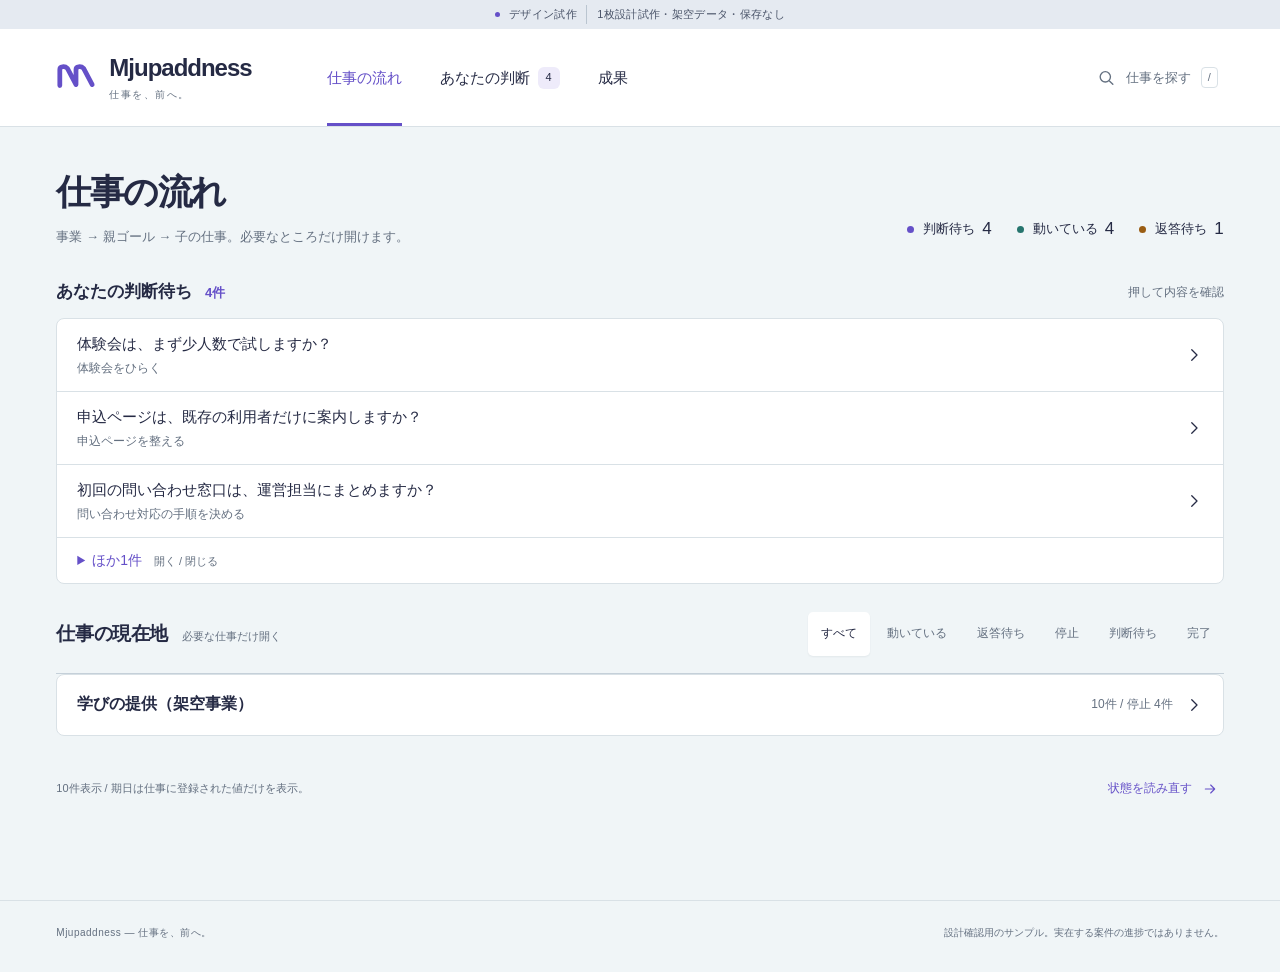
<file: index.html>
<!doctype html>
<html lang="ja">
<head><meta charset="utf-8"><meta name="viewport" content="width=device-width,initial-scale=1"><meta name="color-scheme" content="light"><meta name="theme-color" content="#f0f5f7"><title>仕事の流れ — Mjupaddness</title><meta name="robots" content="noindex,nofollow"><style>@charset "UTF-8";
:root{--desk:#f0f5f7;--paper:#fff;--ink:#252a44;--muted:#647080;--line:#d9e1e6;--violet:#6550c8;--violet-dark:#4c37ab;--lilac:#eeebfa;--amber:#9a5d13;--teal:#26756e;--sans:"Hiragino Kaku Gothic ProN","Hiragino Sans","Yu Gothic",Meiryo,sans-serif;--radius:10px}
*{box-sizing:border-box}.sr-only{position:absolute;width:1px;height:1px;padding:0;margin:-1px;overflow:hidden;clip:rect(0,0,0,0);white-space:nowrap;border:0}html{scroll-behavior:smooth;scroll-padding-top:46px}body{margin:0;background:var(--desk);color:var(--ink);font-family:var(--sans);font-size:16px;line-height:1.8;-webkit-font-smoothing:antialiased}button,input,textarea{font:inherit}button,a,input,textarea{touch-action:manipulation}button,a{-webkit-tap-highlight-color:transparent}button{color:inherit;cursor:pointer}a{color:inherit;text-decoration:none}button{border:0;background:none}button:disabled{cursor:default;opacity:.45}h1,h2,h3,p{margin:0}h1,h2,h3{font-weight:600;overflow-wrap:anywhere}p,dd,li{overflow-wrap:anywhere}svg{width:22px;height:22px;fill:none;stroke:currentColor;stroke-width:1.7;stroke-linecap:round;stroke-linejoin:round;flex:none}button:focus-visible,a:focus-visible,input:focus-visible,textarea:focus-visible,summary:focus-visible{outline:3px solid var(--violet);outline-offset:4px}button:focus:not(:focus-visible){outline:none}[hidden]{display:none!important}.skip{position:fixed;left:12px;top:-90px;z-index:100;background:white;padding:12px}.skip:focus{top:8px}.prototype{position:sticky;top:0;z-index:30;height:29px;background:#e5eaf1;color:#485267;font-size:11px;display:flex;justify-content:center;align-items:center;gap:9px;letter-spacing:.03em}.prototype-dot{width:5px;height:5px;border-radius:50%;background:var(--violet)}.prototype-detail{padding-left:10px;border-left:1px solid #bac5d0}.masthead{min-height:98px;padding:0 4.4%;display:flex;align-items:center;justify-content:space-between;gap:30px;background:white;border-bottom:1px solid var(--line)}.brand{display:flex;align-items:center;gap:13px;line-height:1.2;font-family:var(--sans);font-size:24px;font-weight:700;letter-spacing:-1px}.brand-mark{width:40px;height:32px;color:var(--violet)}.brand-caption{display:block;margin-top:7px;color:var(--muted);font-size:10px;font-weight:400;letter-spacing:.15em}.main-nav{display:flex;align-self:stretch;gap:38px;align-items:stretch;margin-left:45px}.main-nav a{position:relative;display:flex;align-items:center;gap:8px;font-size:15px;white-space:nowrap;font-weight:500}.main-nav a[aria-current=page]{color:var(--violet)}.main-nav a[aria-current=page]:after{content:"";position:absolute;height:3px;background:var(--violet);bottom:0;left:0;right:0}.main-nav #nav-count:not(:empty){font-size:11px;background:var(--lilac);min-width:22px;height:22px;border-radius:6px;display:grid;place-items:center}.search-open{display:flex;align-items:center;gap:10px;min-height:44px;color:var(--muted);font-size:13px;margin-left:auto}.search-open svg{width:19px}.search-open kbd,kbd{font-family:inherit;font-size:11px;border:1px solid var(--line);padding:0 6px;border-radius:4px;background:white;color:var(--muted)}main{max-width:1440px;padding:40px 4.4% 70px;margin:0 auto;min-height:70vh}main:focus{outline:none}.page-heading{display:flex;justify-content:space-between;align-items:flex-end;gap:24px;margin-bottom:29px}h1{font-size:35px;letter-spacing:-.045em;line-height:1.4}.page-subtitle{font-size:13px;color:var(--muted);margin-top:9px}.heading-status{display:flex;gap:25px;font-size:13px;padding-bottom:4px;white-space:nowrap}.heading-status span{display:flex;gap:7px;align-items:center}.heading-status b{font-size:17px;font-weight:500}.status-dot{width:7px;height:7px;display:inline-block;border-radius:50%;background:var(--violet);margin-right:2px}.status-dot.active{background:var(--teal)}.status-dot.external{background:var(--amber)}.focus{background:var(--lilac);border-radius:4px 24px 24px 4px;display:grid;grid-template-columns:minmax(0,1.4fr) minmax(310px,1fr);position:relative;margin-bottom:44px;isolation:isolate}.focus-main{padding:25px 36px 28px;min-width:0}.focus-heading{display:flex;align-items:center;gap:9px;font-size:12px;color:var(--violet);font-weight:600;margin-bottom:15px}.focus-heading svg{width:21px;height:20px}.focus-question{font-size:27px;line-height:1.75;letter-spacing:-.02em;font-weight:600;max-width:690px;display:block;text-align:left}.focus-meta{display:flex;gap:20px;align-items:center;margin-top:20px;font-size:12px;color:#64647c}.focus-meta .work-name{color:var(--ink);font-size:13px;border-bottom:1px solid #b4a9db;padding-bottom:1px}.focus-proposal{margin-top:17px;max-width:660px;color:#53566e;font-size:14px;line-height:1.8}.focus-proposal span{color:var(--violet);font-size:11px;display:block;margin-bottom:2px}.handoff{background:var(--violet);color:white;padding:27px 32px 25px 38px;border-radius:0 24px 24px 0;position:relative;display:flex;flex-direction:column;justify-content:space-between;gap:22px}.handoff:before{content:"";position:absolute;top:34px;left:-10px;width:20px;height:20px;border-radius:50%;background:var(--lilac)}.handoff-label{display:flex;align-items:center;gap:12px;color:#e4dff8;font-size:12px}.handoff-label:after{content:"";border-top:1px dashed #aaa0e5;flex:1}.handoff h3{font-size:21px;font-weight:500;line-height:1.8;margin:9px 0 5px;max-width:310px}.handoff .next-owner{font-size:12px;color:#e2dcf6}.focus-action-row{display:flex;justify-content:space-between;align-items:center;gap:12px}.primary{background:var(--violet);color:white;min-height:48px;padding:11px 21px;border-radius:7px;display:inline-flex;gap:23px;justify-content:center;align-items:center;font-size:14px;font-weight:500;line-height:1.6}.primary:hover{background:var(--violet-dark)}.primary.light{background:white;color:var(--violet);font-size:13px;min-height:46px;padding:11px 17px;gap:12px}.primary.light:hover{background:var(--lilac)}.primary svg{width:18px}.pager{display:flex;align-items:center;gap:4px;font-size:11px;color:#e5dff8}.pager button{width:34px;height:44px;display:grid;place-items:center;color:white;border:1px solid #ffffff45;border-radius:5px}.pager button:hover{background:#ffffff15}.pager span{margin-right:8px;white-space:nowrap}.pager svg{width:15px}.section-head{display:flex;justify-content:space-between;align-items:center;gap:20px;margin-bottom:17px}.section-head h2{font-size:19px;font-weight:600;letter-spacing:-.02em}.section-head-left{display:flex;align-items:baseline;gap:14px}.section-note{font-size:11px;color:var(--muted)}.filters{display:flex;gap:4px}.filters button{font-size:12px;min-height:44px;padding:8px 13px;border-radius:5px;color:var(--muted)}.filters button[aria-pressed=true]{background:white;color:var(--ink);box-shadow:0 1px 2px #252a4410}.filters button:hover{color:var(--violet)}.flow-labels,.workline{display:grid;grid-template-columns:minmax(180px,1fr) minmax(140px,.88fr) minmax(170px,1fr) minmax(170px,1.04fr) 44px;column-gap:23px}.flow-labels{padding:0 22px 10px;color:var(--muted);font-size:10px;letter-spacing:.05em}.flow-labels span:first-child{font-size:11px}.flow-labels .now-label{color:var(--ink)}.worklines{border-top:1px solid #c5d0d9}.workline{background:white;padding:27px 22px 25px;border-bottom:1px solid var(--line);align-items:start;position:relative;min-height:144px}.workline:hover{background:#fcfdff}.work-title{min-width:0}.project-name{color:var(--muted);font-size:10px;margin-bottom:5px}.work-title h3{font-size:16px;line-height:1.7;font-weight:600;letter-spacing:-.02em}.work-title h3 a:hover{color:var(--violet)}.work-owner{font-size:11px;color:var(--muted);margin-top:9px}.journey-cell{font-size:13px;line-height:1.85;position:relative;padding-top:23px;min-width:0}.journey-cell:before{content:"";position:absolute;left:0;top:5px;width:7px;height:7px;background:#b1bec7;border-radius:50%;box-shadow:0 0 0 5px white;z-index:2}.journey-cell:after{content:"";position:absolute;top:8px;left:8px;right:-23px;border-top:1px solid #b1bec7}.journey-cell.done-cell{color:var(--muted)}.journey-cell.done-cell:before{background:#97aaa8}.journey-cell.now-cell{color:var(--ink);font-weight:500}.journey-cell.now-cell:before{background:var(--teal);box-shadow:0 0 0 4px #e8f3f1}.journey-cell.now-cell:after{border-top:1px dashed #c1cbd3}.workline[data-state=decision] .now-cell:before{background:var(--violet);box-shadow:0 0 0 4px var(--lilac)}.workline[data-state=external] .now-cell:before,.workline[data-state=blocked] .now-cell:before{background:var(--amber);box-shadow:0 0 0 4px #f9eedf}.journey-cell.next-cell:before{background:white;border:1px solid #c0ccd6;width:7px;height:7px}.journey-cell.next-cell:after{display:none}.journey-cell small{font-size:10px;display:block;color:var(--muted);margin-top:4px;font-weight:400}.journey-cell .mobile-label{display:none}.work-open{width:44px;height:44px;display:grid;place-items:center;align-self:center;border:1px solid var(--line);border-radius:50%;color:var(--muted)}.work-open:hover{color:var(--violet);border-color:var(--violet)}.work-open svg{width:18px}.flow-bottom{display:flex;justify-content:space-between;align-items:center;gap:20px;padding:19px 0;color:var(--muted);font-size:11px}.text-button{display:inline-flex;gap:10px;align-items:center;min-height:44px;font-size:12px;color:var(--violet)}.text-button svg{width:16px}.compact-empty{background:white;padding:25px 28px;font-size:14px;border-left:3px solid #b9cacb}.compact-empty p{font-size:12px;color:var(--muted);margin-top:6px}.view-top{display:flex;justify-content:space-between;align-items:center;gap:15px;margin-bottom:24px}.back{font-size:13px;display:inline-flex;gap:9px;align-items:center;min-height:44px;color:var(--muted)}.back svg{width:17px}.back:hover{color:var(--violet)}.detail-position{font-size:12px;color:var(--muted);display:flex;gap:16px;align-items:center}.detail-position a{min-height:44px;display:flex;align-items:center;color:var(--violet);gap:9px}.detail-position svg{width:15px}.decision-page{max-width:1110px;margin:0 auto}.detail-heading{margin-bottom:30px}.detail-kicker{font-size:12px;color:var(--violet);display:flex;gap:12px;align-items:center;margin-bottom:11px}.detail-kicker:before{content:"";width:20px;height:3px;background:var(--violet)}.detail-heading h1{font-size:34px;line-height:1.75;max-width:890px;letter-spacing:-.025em}.detail-work-meta{display:flex;flex-wrap:wrap;gap:8px 24px;font-size:12px;color:var(--muted);margin-top:17px}.detail-work-meta a{border-bottom:1px solid #bcb1e0;color:var(--violet)}.decision-body{display:grid;grid-template-columns:1.1fr 1fr;gap:0;background:white;border-radius:5px 20px 5px 5px;overflow:hidden}.recommendation{padding:33px 36px;background:var(--lilac)}.block-label{font-size:12px;color:var(--violet);font-weight:500;margin-bottom:14px}.recommendation h2{font-size:22px;line-height:1.9;font-weight:500}.not-decided{font-size:11px;color:#655a8e;margin-top:16px;display:flex;gap:7px;align-items:center}.not-decided:before{content:"";height:5px;width:5px;border-radius:50%;background:var(--violet)}.consequence{padding:32px 35px}.consequence h2{font-size:12px;color:var(--muted);font-weight:400;margin-bottom:10px}.consequence .impact-text{font-size:15px;line-height:1.9}.after-decision{margin-top:24px;border-top:1px solid var(--line);padding-top:20px}.after-decision .block-label{margin-bottom:9px}.after-decision p{font-size:16px;line-height:1.9}.after-decision small{font-size:11px;color:var(--muted);display:block;margin-top:5px}.answer-area{margin-top:35px;padding:28px 0;border-top:1px solid #c6d0d9}.answer-title{display:flex;justify-content:space-between;align-items:baseline;gap:16px;margin-bottom:14px}.answer-title h2{font-size:17px}.answer-title .text-button{font-size:11px;min-height:36px}.answer-area textarea{resize:vertical;width:100%;min-height:132px;max-height:450px;background:white;border:1px solid #c7d1da;padding:18px 20px;line-height:1.9;font-size:15px;color:var(--ink);border-radius:6px}.answer-actions{display:flex;align-items:center;justify-content:space-between;gap:20px;margin-top:14px}.answer-actions p{font-size:11px;color:var(--muted);max-width:460px}.secondary{min-height:44px;border:1px solid #c0cbd5;border-radius:6px;padding:9px 16px;font-size:13px;display:inline-flex;align-items:center;justify-content:center;gap:10px;background:white}.secondary:hover{border-color:var(--violet);color:var(--violet)}.decision-sources{border-top:1px solid var(--line);padding:18px 0;font-size:12px;color:var(--muted);display:flex;align-items:center;justify-content:space-between;gap:20px}.decision-sources .text-button{font-size:13px}.decision-sources p{font-size:11px}.decision-help{font-size:11px;color:var(--muted);padding:14px 0}.decision-help summary{cursor:pointer;min-height:44px;display:flex;align-items:center;gap:10px}.decision-help summary:before{content:"＋";font-size:14px}.decision-help[open] summary:before{content:"−"}.decision-help p{padding:0 0 12px 23px;max-width:700px;line-height:1.9}.queue-list{background:white;border-top:1px solid #c5d0d9;margin-top:28px}.queue-item{display:grid;grid-template-columns:minmax(0,1fr) auto;gap:22px;align-items:center;padding:30px 30px;border-bottom:1px solid var(--line);min-height:150px}.queue-item .queue-question{display:block;font-size:23px;line-height:1.8;max-width:800px}.queue-item:hover{background:#faf9fe}.queue-item small{display:block;color:var(--muted);font-size:12px;margin-top:9px}.queue-item .work-open{margin-left:20px}.work-detail-page{max-width:1130px;margin:auto}.work-detail-head{display:flex;justify-content:space-between;gap:30px;align-items:flex-start;margin:10px 0 34px}.work-detail-head h1{font-size:35px;line-height:1.6}.work-detail-head .project-name{font-size:12px;margin-bottom:8px}.work-detail-status{display:flex;align-items:center;gap:10px;font-size:13px;min-height:44px;margin-top:9px}.detail-journey{display:grid;grid-template-columns:repeat(4,1fr);gap:22px;background:white;padding:30px 35px 28px;margin-bottom:29px;border-radius:4px}.stage{position:relative;padding-top:32px;font-size:14px;line-height:1.8}.stage:before{content:"";position:absolute;left:0;top:5px;width:11px;height:11px;border:1px solid #bdc9d2;background:white;border-radius:50%;z-index:2;box-shadow:0 0 0 5px white}.stage:after{content:"";position:absolute;left:10px;right:-22px;top:10px;border-top:1px dashed #c6d0d7}.stage:last-child:after{display:none}.stage[data-state=done]:before{background:var(--teal);border-color:var(--teal)}.stage[data-state=done]:after{border-style:solid;border-color:#a2b9b5}.stage[data-state=active]:before{background:var(--teal);border-color:var(--teal);box-shadow:0 0 0 5px #e7f3f0}.stage[data-state=blocked]:before{background:var(--violet);border-color:var(--violet);box-shadow:0 0 0 5px var(--lilac)}.stage small{display:block;font-size:10px;color:var(--muted);margin-top:5px}.work-current{display:grid;grid-template-columns:1fr 1fr;gap:36px;padding:26px 0 30px;border-bottom:1px solid #c9d3db}.work-current h2{font-size:12px;color:var(--muted);font-weight:400;margin-bottom:9px}.work-current p{font-size:21px;line-height:1.8}.work-current small{font-size:12px;color:var(--muted);display:block;margin-top:9px}.work-current .primary{margin-top:15px;font-size:13px}.tabs{display:flex;gap:28px;border-bottom:1px solid #c4cfd7;margin-top:28px}.tabs button{font-size:13px;min-height:50px;padding:8px 2px;position:relative;color:var(--muted)}.tabs button[aria-selected=true]{color:var(--violet)}.tabs button[aria-selected=true]:after{content:"";position:absolute;bottom:-1px;left:0;right:0;height:2px;background:var(--violet)}.tab-content{padding:28px 0;min-height:200px}.definition-list{margin:0;display:grid;grid-template-columns:1fr 1fr;gap:32px 40px}.definition-list dt{font-size:12px;color:var(--muted);margin-bottom:7px}.definition-list dd{margin:0;max-width:580px;line-height:1.95;font-size:15px}.artifact-list{background:white;border-top:1px solid var(--line)}.artifact-row{display:flex;align-items:center;gap:18px;padding:22px 25px;border-bottom:1px solid var(--line);min-height:90px}.artifact-row:hover{background:#faf9fe}.file-glyph{width:40px;height:48px;border:1px solid #b8afd8;border-radius:3px;display:grid;place-items:center;color:var(--violet);font-size:10px;line-height:1.3;letter-spacing:.02em}.artifact-name{font-size:15px;display:block}.artifact-meta{font-size:11px;color:var(--muted);margin-top:3px;display:block}.artifact-row>svg{margin-left:auto;width:18px;color:var(--violet)}.results-intro{font-size:13px;color:var(--muted);margin-top:12px}.history-list{list-style:none;padding:0;margin:0;max-width:800px}.history-list li{position:relative;padding:0 0 28px 30px;border-left:1px solid #ccd6de;margin-left:6px}.history-list li:before{content:"";position:absolute;left:-4px;top:11px;width:7px;height:7px;border-radius:50%;background:#a4b0bf}.history-list h3{font-size:15px}.history-list p{font-size:13px;color:var(--muted);margin-top:7px;line-height:1.9}.history-list li:last-child{border:0}.empty-panel,.error-state,.loading-state{max-width:800px;background:white;padding:40px 38px;border-radius:4px;border-top:3px solid var(--violet)}.empty-panel h2,.error-state h1{font-size:23px}.empty-panel p,.error-state p{margin-top:14px;font-size:14px;color:var(--muted);line-height:1.9}.empty-panel button,.error-state button{margin-top:23px}.loading-state{display:flex;align-items:center;gap:17px;font-size:14px;margin-top:15px}.loading-line{width:45px;height:3px;background:var(--lilac);position:relative}.loading-line:before{content:"";position:absolute;left:0;top:0;width:24px;height:3px;background:var(--violet);animation:load 1.3s ease-in-out infinite alternate}@keyframes load{to{transform:translateX(20px)}}.footer{border-top:1px solid var(--line);padding:23px 4.4% 30px;display:flex;justify-content:space-between;gap:20px;color:var(--muted);font-size:10px}.footer>span:first-child{letter-spacing:.05em}dialog{padding:26px 28px 18px;border:1px solid #d7d8e6;background:#fff;border-radius:12px;color:var(--ink);width:min(620px,calc(100% - 30px));max-height:80dvh;box-shadow:0 24px 100px #252a4426}dialog::backdrop{background:#252a444d;backdrop-filter:blur(3px)}.dialog-head{display:flex;justify-content:space-between;align-items:center;margin-bottom:20px}.dialog-head h2{font-size:19px}.icon-button{width:44px;height:44px;border-radius:50%;background:var(--desk);display:grid;place-items:center;font-size:25px;line-height:1}.search-box{display:flex;align-items:center;gap:12px;border-bottom:2px solid var(--violet);padding:0 0 10px;color:var(--violet)}.search-box input{width:100%;border:0;min-height:44px;outline:none;background:white;font-size:16px;color:var(--ink)}.search-box input:focus-visible{outline:none}.search-result{display:block;padding:18px 4px;border-bottom:1px solid var(--line);font-size:15px}.search-result:hover{color:var(--violet)}.search-result small{font-size:11px;color:var(--muted);display:block;margin-top:4px}.search-zero{font-size:14px;color:var(--muted);padding:30px 0}.dialog-foot{font-size:10px;color:var(--muted);margin-top:17px;line-height:1.7}.toast{position:fixed;bottom:28px;left:50%;transform:translateX(-50%);background:var(--ink);color:white;max-width:calc(100% - 30px);padding:13px 20px;z-index:60;border-radius:7px;font-size:13px;box-shadow:0 7px 30px #252a4430}.readable-sample{max-width:800px;margin:55px auto;padding:30px;line-height:2}.readable-sample h1{font-size:30px}.readable-sample h2{margin-top:30px;font-size:20px}.readable-sample p{margin-top:15px}.readable-sample .sample-warning{padding:15px 20px;background:var(--lilac);font-size:13px;margin-bottom:25px}.readable-sample a{display:inline-block;margin-top:30px;min-height:44px;color:var(--violet)}
@media(min-width:1600px){main{padding-left:60px;padding-right:60px}.masthead{padding-left:max(4.4%,calc((100vw - 1320px)/2));padding-right:max(4.4%,calc((100vw - 1320px)/2))}}
@media(max-width:1150px){.masthead{gap:20px;padding:0 4%}.main-nav{margin-left:10px;gap:25px}.search-open span,.search-open kbd{display:none}.brand{font-size:21px}.focus-main{padding-left:27px;padding-right:27px}.focus-question{font-size:24px}.handoff{padding-left:30px;padding-right:25px}.handoff h3{font-size:19px}.flow-labels,.workline{grid-template-columns:minmax(155px,.9fr) minmax(125px,.8fr) minmax(145px,1fr) minmax(145px,1fr) 38px;column-gap:16px}.journey-cell:after{right:-16px}.workline{padding-left:18px;padding-right:18px}.flow-labels{padding-left:18px;padding-right:18px}.work-title h3{font-size:14px}.journey-cell{font-size:12px}.work-open{width:38px;height:44px}.heading-status{gap:15px}.heading-status span{font-size:12px}.focus-action-row{flex-wrap:wrap}.pager{margin-left:auto}.section-note{display:none}}
@media(max-width:850px){.masthead{min-height:87px;gap:16px}.brand{font-size:19px;gap:9px}.brand-mark{width:32px}.brand-caption{font-size:8px}.main-nav{gap:22px;margin-left:0}.main-nav a{font-size:13px}.heading-status{font-size:11px;gap:14px}.heading-status b{font-size:14px}h1{font-size:30px}.focus{grid-template-columns:1.2fr 1fr}.focus-main{padding:23px}.focus-question{font-size:22px}.focus-proposal{font-size:12px}.focus-meta{gap:10px;font-size:10px;flex-wrap:wrap}.focus-meta .work-name{font-size:11px}.handoff{padding:25px}.handoff h3{font-size:18px}.primary.light{font-size:12px;padding-left:12px;padding-right:12px;gap:10px}.focus-action-row{gap:7px}.pager{width:100%;justify-content:flex-end}.workline{grid-template-columns:1fr 1.1fr 44px;gap:10px 24px;padding:23px}.work-title{grid-row:1/3}.journey-cell.done-cell{display:none}.journey-cell.now-cell{padding-top:0;grid-column:2;grid-row:1;padding-left:18px}.journey-cell.next-cell{padding-top:0;grid-column:2;grid-row:2;padding-left:18px;font-size:11px;color:var(--muted)}.journey-cell.now-cell:before{left:0;top:7px}.journey-cell.now-cell:after{left:3px;right:auto;top:15px;height:calc(100% + 7px);border-top:0;border-left:1px dashed #b4c6d0}.journey-cell.next-cell:before{left:0;top:7px}.work-open{grid-column:3;grid-row:1/3;width:44px}.flow-labels{grid-template-columns:1fr 1.1fr 44px;gap:24px;padding:0 23px 10px}.flow-labels span:nth-child(2),.flow-labels span:nth-child(4){display:none}.journey-cell .mobile-label{display:inline;color:var(--muted);font-size:10px;margin-right:7px}.detail-heading h1{font-size:29px}.recommendation{padding:26px}.consequence{padding:26px}.recommendation h2{font-size:20px}.definition-list{gap:25px}.page-heading{align-items:flex-start}.heading-status{padding-top:10px}.decision-body{grid-template-columns:1fr 1fr}}
@media(max-width:620px){html{scroll-padding-top:42px}.prototype{font-size:9px;height:27px;gap:7px;letter-spacing:0}.prototype-detail{padding-left:7px}.masthead{padding:15px 20px 0;display:grid;grid-template-columns:1fr 44px;gap:10px;min-height:115px}.brand{font-size:22px;gap:10px;align-self:center}.brand-mark{width:33px}.brand-caption{display:none}.main-nav{grid-column:1/3;grid-row:2;gap:29px;min-height:48px;align-self:stretch}.main-nav a{font-size:13px;gap:6px}.main-nav #nav-count:not(:empty){font-size:10px;min-width:19px;height:19px;border-radius:5px}.search-open{grid-column:2;grid-row:1;margin:0;min-width:44px;justify-content:center}.search-open svg{width:21px}main{padding:25px 20px 45px;min-height:65vh}.page-heading{margin-bottom:22px;display:block}.page-subtitle{font-size:11px;margin-top:7px}h1{font-size:29px;line-height:1.4;letter-spacing:-.04em}.heading-status{gap:19px;margin-top:13px;padding:0;font-size:11px}.heading-status span{font-size:11px;gap:5px}.heading-status b{font-size:14px}.status-dot{width:6px;height:6px}.focus{display:block;border-radius:4px 19px 19px 4px;margin-bottom:28px}.focus-main{padding:20px 22px 21px}.focus-heading{font-size:11px;margin-bottom:12px;gap:8px}.focus-heading svg{width:19px}.focus-question{font-size:23px;line-height:1.8;letter-spacing:-.025em}.focus-meta{margin-top:13px;gap:8px 16px;font-size:10px;line-height:1.8}.focus-meta .work-name{font-size:11px}.focus-proposal{font-size:12px;line-height:1.9;margin-top:14px}.focus-proposal span{font-size:10px}.handoff{padding:18px 22px 20px;border-radius:0 0 19px 4px;display:block}.handoff:before{width:16px;height:16px;left:auto;right:26px;top:-8px}.handoff-label{font-size:10px;gap:13px}.handoff h3{font-size:17px;line-height:1.7;margin:7px 0 3px;max-width:100%}.handoff .next-owner{font-size:10px}.focus-action-row{display:flex;flex-wrap:nowrap;margin-top:17px;justify-content:space-between;gap:8px}.primary.light{font-size:11px;min-height:44px;padding:9px 12px;gap:9px}.primary.light svg{width:16px}.pager{width:auto;font-size:10px;gap:3px}.pager span{margin-right:5px}.pager button{height:44px;width:30px}.pager svg{width:13px}.section-head{display:block;margin-bottom:10px}.section-head h2{font-size:17px}.section-head-left{gap:10px}.filters{margin-top:8px;gap:2px;justify-content:flex-start}.filters button{font-size:11px;padding:7px 11px;min-height:40px}.flow-labels{display:none}.workline{display:grid;grid-template-columns:1fr 44px;column-gap:12px;row-gap:0;padding:22px 17px 23px;min-height:0}.work-title{grid-row:auto;grid-column:1}.work-title h3{font-size:17px;line-height:1.7}.project-name{font-size:10px;margin-bottom:4px}.work-owner{font-size:10px;margin-top:5px}.work-open{grid-row:1;grid-column:2;align-self:center}.journey-cell.now-cell{grid-column:1/3;grid-row:2;padding-left:18px;margin:18px 0 0 3px;font-size:14px;line-height:1.9}.journey-cell.now-cell:before{top:10px}.journey-cell.now-cell:after{top:18px;height:calc(100% + 9px)}.journey-cell.next-cell{grid-column:1/3;grid-row:3;padding-left:18px;margin:13px 0 0 3px;font-size:12px;line-height:1.9}.journey-cell.next-cell:before{top:8px}.journey-cell small{font-size:10px;margin-top:2px}.journey-cell .mobile-label{font-size:10px;display:block;margin-bottom:3px}.flow-bottom{display:block;padding:13px 0;font-size:10px}.flow-bottom .text-button{font-size:11px}.view-top{margin-bottom:18px}.back{font-size:12px;gap:7px}.detail-position{font-size:10px;gap:10px}.detail-position a{font-size:10px;gap:4px}.detail-heading{margin-bottom:24px}.detail-kicker{font-size:10px;margin-bottom:10px;gap:9px}.detail-kicker:before{width:16px}.detail-heading h1{font-size:25px;line-height:1.85;letter-spacing:-.03em}.detail-work-meta{font-size:10px;margin-top:15px;gap:5px 16px;line-height:1.9}.decision-body{display:block;border-radius:4px 16px 4px 4px}.recommendation{padding:24px 24px}.block-label{font-size:11px;margin-bottom:11px}.recommendation h2{font-size:19px;line-height:1.95}.not-decided{font-size:10px;margin-top:13px}.consequence{padding:24px}.consequence h2{font-size:11px}.consequence .impact-text{font-size:14px;line-height:1.95}.after-decision{margin-top:20px;padding-top:18px}.after-decision p{font-size:15px;line-height:1.85}.after-decision small{font-size:10px}.answer-area{margin-top:28px;padding:22px 0}.answer-title{align-items:flex-start;gap:8px;margin-bottom:12px}.answer-title h2{font-size:15px}.answer-title .text-button{font-size:10px;min-height:30px;gap:5px;max-width:145px;line-height:1.7;text-align:right}.answer-area textarea{font-size:16px;line-height:1.9;padding:15px;min-height:155px}.answer-actions{display:block;margin-top:10px}.answer-actions p{font-size:10px}.answer-actions .secondary{margin-top:13px;font-size:12px;width:100%}.decision-sources{display:block;padding:13px 0}.decision-sources .text-button{font-size:12px}.decision-sources p{font-size:10px;line-height:1.9}.decision-help{font-size:10px}.decision-help p{padding-left:0}.queue-list{margin-top:20px}.queue-item{padding:23px 20px;gap:5px;min-height:0}.queue-item .queue-question{font-size:19px;line-height:1.9}.queue-item small{font-size:10px;line-height:1.9}.queue-item .work-open{margin-left:10px}.work-detail-head{display:block;margin:8px 0 23px}.work-detail-head h1{font-size:28px;line-height:1.75}.work-detail-head .project-name{font-size:11px}.work-detail-status{font-size:11px;margin-top:10px;min-height:30px}.detail-journey{grid-template-columns:1fr;gap:0;padding:26px 24px;margin-bottom:14px}.stage{padding:0 0 24px 30px;font-size:14px;line-height:1.7}.stage:last-child{padding-bottom:0}.stage:before{left:0;top:5px}.stage:after{top:16px;left:5px;right:auto;height:calc(100% - 4px);border-left:1px dashed #c6d0d7;border-top:0}.stage[data-state=done]:after{border-style:solid;border-color:#a2b9b5}.stage small{font-size:10px;margin-top:2px}.work-current{display:block;padding:20px 0}.work-current>div+div{margin-top:20px}.work-current h2{font-size:11px;margin-bottom:6px}.work-current p{font-size:19px;line-height:1.85}.work-current small{font-size:11px;margin-top:7px}.work-current .primary{min-height:44px;font-size:12px}.tabs{gap:25px;margin-top:20px}.tabs button{font-size:12px;min-height:47px}.definition-list{grid-template-columns:1fr;gap:22px}.definition-list dt{font-size:11px}.definition-list dd{font-size:14px;line-height:1.95}.tab-content{padding:23px 0}.artifact-row{padding:18px 18px;gap:13px}.artifact-name{font-size:13px;line-height:1.9}.artifact-meta{font-size:10px;line-height:1.8}.file-glyph{width:33px;height:42px;font-size:8px}.results-intro{font-size:12px;line-height:1.9}.history-list h3{font-size:14px}.history-list p{font-size:12px}.empty-panel,.error-state,.loading-state{padding:27px 23px}.empty-panel h2,.error-state h1{font-size:21px;line-height:1.8}.empty-panel p,.error-state p{font-size:13px}.loading-state{font-size:12px;gap:12px}.footer{padding:20px 20px;display:block;font-size:9px}.footer span{display:block}.footer span+span{margin-top:6px}dialog{padding:19px 20px 15px;max-height:85dvh}.dialog-head{margin-bottom:14px}.dialog-head h2{font-size:17px}.search-box{gap:8px}.search-box input{font-size:14px}.search-result{font-size:14px;line-height:1.8}.dialog-foot{font-size:9px}.toast{bottom:18px;font-size:12px;width:calc(100% - 35px);text-align:center}.readable-sample{margin:20px auto;padding:20px}.readable-sample h1{font-size:25px}}
@media(max-width:350px){.masthead{padding-left:16px;padding-right:16px}.main-nav{gap:22px}.main-nav a{font-size:12px}main{padding-left:16px;padding-right:16px}.focus-main{padding:18px}.focus-question{font-size:21px}.handoff{padding-left:18px;padding-right:18px}.focus-action-row{flex-wrap:wrap}.pager{margin-left:auto}.focus-proposal{font-size:11px}.heading-status{gap:12px}.filters button{padding-left:9px;padding-right:9px;font-size:10px}.detail-heading h1{font-size:23px}.answer-title{display:block}.answer-title .text-button{max-width:none;text-align:left;margin-top:5px}}
@media(prefers-reduced-motion:reduce){*,*:before,*:after{animation:none!important;transition:none!important;scroll-behavior:auto!important}}


/* Readability pass after inspecting real PC and phone captures. */
/* Bound the actual layout boxes; never hide a page-wide overflow. */
main{width:100%;min-width:0}
.decision-overview,.compact-queue,.worklines,.business-group,.business-works,.work-children,.work-expanded{min-width:0;max-width:100%}
.business-summary,.work-summary,.queue-copy{min-width:0;max-width:100%}
.detail-work-meta>*{min-width:0;max-width:100%;overflow-wrap:anywhere}
.state-chip{display:inline-block;vertical-align:baseline;font-size:10px;line-height:1.6;padding:1px 5px;border-radius:4px;background:var(--desk);color:var(--muted)}
.state-chip[data-tone="decision"],.state-chip[data-tone="blocked"]{background:var(--lilac);color:var(--violet)}
@media(max-width:620px){.filters{flex-wrap:wrap}.filters button{flex:0 0 auto;white-space:nowrap}}

.business-group{border:1px solid var(--line);border-radius:8px;background:var(--paper);margin-bottom:12px;min-width:0}
.business-summary{display:flex;align-items:center;gap:12px;min-height:60px;padding:14px 20px;cursor:pointer;list-style:none}
.business-summary::-webkit-details-marker{display:none}.business-summary strong{flex:1;min-width:0;overflow-wrap:anywhere}.business-summary span{font-size:12px;color:var(--muted)}.business-summary svg{width:18px;height:18px;flex-shrink:0}.business-group[open]>.business-summary svg{transform:rotate(90deg)}
.business-works{padding:0 12px 12px}.work-children{border-left:2px solid var(--line);margin-top:16px;padding-left:12px}.branch-count{display:block;font-size:11px;color:var(--muted);font-weight:400}
@media(max-width:620px){
 .worklines .work-summary{grid-template-columns:minmax(0,1fr) auto 14px;grid-template-rows:auto auto;gap:6px 8px;padding:12px 10px}
 .worklines .summary-title{grid-column:1/3;grid-row:1;white-space:normal;overflow:visible;text-overflow:clip;overflow-wrap:anywhere;font-size:15px;line-height:1.6}
 .worklines .summary-now{grid-column:1;grid-row:2;font-size:12px}.worklines .summary-due{grid-column:2;grid-row:2;font-size:11px}.worklines .summary-due>span{display:inline}.worklines .work-summary>.collapse-chevron{grid-column:3;grid-row:1/3}
 .business-summary{padding:12px;flex-wrap:wrap;gap:8px}.business-summary strong{font-size:15px;flex-basis:100%}.business-summary svg{margin-left:auto}.business-works{padding:0 4px 8px}.work-children{padding-left:4px}.work-children .work-expanded{padding-left:6px;padding-right:6px}
}
/* Collapse feedback: scope overrides to the new native disclosures. */
.worklines .workline{display:block;min-height:0;padding:0;overflow:visible}
.work-summary,.collapsed-labels{display:grid;grid-template-columns:minmax(0,1fr) minmax(0,1fr) 190px 22px;gap:20px;align-items:center;padding:0 22px}
.work-summary{list-style:none;min-height:60px;cursor:pointer;border-radius:8px;font-size:15px}
.work-summary::-webkit-details-marker{display:none}
.work-summary:hover{background:var(--desk)}
.work-summary>span{min-width:0}
.summary-title,.summary-now{white-space:nowrap;overflow:hidden;text-overflow:ellipsis}
.summary-title{font-weight:600}.summary-now{color:var(--muted)}
.summary-due{font-size:13px;white-space:nowrap;font-variant-numeric:tabular-nums}.summary-due>span{display:none}
.collapsed-labels{font-size:12px;color:var(--muted);padding-bottom:10px}
.collapse-chevron{display:flex;align-items:center;justify-content:center}.collapse-chevron svg{width:18px;height:18px}
.workline[open]>.work-summary .collapse-chevron{transform:rotate(90deg)}
.work-expanded{padding:6px 22px 20px;border-top:1px solid var(--line)}
.expanded-title{font-weight:600;margin-top:14px;overflow-wrap:anywhere}
.expanded-meta{font-size:12px;color:var(--muted);margin:10px 0 16px}
.expanded-journey{display:grid;grid-template-columns:repeat(3,minmax(0,1fr));gap:24px;list-style:none;margin:0;padding:0}
.expanded-journey li{min-width:0;border-left:2px solid var(--line);padding-left:14px}
.expanded-journey li:nth-child(2){border-color:var(--violet)}.expanded-journey li:last-child{border-left-style:dashed}
.expanded-journey h3{font-size:12px;color:var(--muted);margin-bottom:6px}.expanded-journey p{font-size:15px}.expanded-journey small{font-size:12px;color:var(--muted)}
.expanded-links{display:flex;gap:24px;flex-wrap:wrap;margin-top:14px}.expanded-links a{min-height:44px}
.decision-overview{margin-bottom:28px}.decision-overview-head{display:flex;justify-content:space-between;align-items:center;margin-bottom:10px;gap:12px}.decision-overview-head h2{font-size:17px}.decision-overview-head h2 span{font-size:13px;color:var(--violet);margin-left:8px}.decision-overview-head>span{font-size:12px;color:var(--muted)}
.compact-queue{gap:0;margin:0;border:1px solid var(--line);border-radius:8px;background:var(--paper);overflow:visible}
.compact-queue .queue-item{padding:12px 20px;min-height:64px;gap:14px;border:0;border-bottom:1px solid var(--line);border-radius:0;box-shadow:none}
.compact-queue>.queue-item:last-child{border-bottom:0}.queue-copy{display:block;min-width:0}
.compact-queue .queue-question{display:block;white-space:nowrap;overflow:hidden;text-overflow:ellipsis;font-size:15px;line-height:1.7}
.compact-queue .queue-item small{display:block;white-space:nowrap;overflow:hidden;text-overflow:ellipsis;font-size:12px;line-height:1.7;margin-top:2px}
.queue-more>summary{cursor:pointer;padding:10px 20px;min-height:44px;color:var(--violet);font-size:14px}.more-hint{font-size:11px;margin-left:12px;color:var(--muted)}
@media(max-width:620px){
 .work-summary,.collapsed-labels{grid-template-columns:minmax(0,1fr) minmax(0,1fr) 72px 14px;gap:8px;padding-left:10px;padding-right:10px}
 .work-summary{min-height:54px;font-size:13px}.summary-due{font-size:11px}.collapsed-labels{font-size:10px;padding-bottom:8px}.collapsed-labels span:nth-child(3){font-size:0}.collapsed-labels span:nth-child(3):after{content:'次の期日';font-size:10px}
 .collapse-chevron svg{width:14px;height:14px}.work-expanded{padding:6px 14px 14px}.expanded-meta{font-size:11px}.expanded-journey{grid-template-columns:1fr;gap:16px}.expanded-journey p{font-size:15px}.expanded-links{gap:8px 20px}.expanded-links a{font-size:13px}
 .decision-overview-head h2{font-size:15px}.decision-overview-head>span{display:none}.compact-queue .queue-item{padding:10px 14px;min-height:64px}.compact-queue .queue-question{font-size:14px}.compact-queue .queue-item small{font-size:11px}.queue-more>summary{padding-left:14px}.decision-overview{margin-bottom:24px}
}
h1:focus{outline:none}.keep-phrase{display:inline-block;max-width:100%}.pager button{width:44px;min-width:44px}.filters button{min-height:44px}.work-open{min-width:44px;min-height:44px}.answer-title .text-button{min-height:44px}
@media(min-width:851px){.journey-cell{font-size:15px;line-height:1.9}.work-title h3{font-size:17px}.work-owner{font-size:12px}.workline{min-height:145px}.project-name{font-size:11px}.flow-labels{font-size:11px}.flow-labels span:first-child{font-size:11px}}
@media(max-width:620px){.focus-proposal{font-size:14px;line-height:1.85}.focus-proposal span{font-size:11px}.focus-meta{font-size:11px}.focus-meta .work-name{font-size:12px}.handoff .next-owner{font-size:11px}.journey-cell.now-cell{font-size:16px}.journey-cell.next-cell{font-size:14px}.work-owner{font-size:12px}.project-name{font-size:11px}.pager button{width:44px;min-width:44px}.pager span{margin-right:3px}.focus-action-row{gap:7px}.primary.light{font-size:11px;gap:7px;padding-left:10px;padding-right:10px}}
</style></head>
<body>
<a class="skip" href="#main">本文へ移動</a>
<div class="prototype"><span class="prototype-dot"></span>デザイン試作 <span class="prototype-detail">1枚設計試作・架空データ・保存なし</span></div>
<header class="masthead">
 <a class="brand" href="#flow" aria-label="Mjupaddness 仕事の流れへ"><svg class="brand-mark" viewBox="0 0 42 32" aria-hidden="true"><path d="M4 25V8c0-3 5-4 8-1l9 17V8c0-3 5-4 8-1l9 17" fill="none" stroke="currentColor" stroke-width="5" stroke-linecap="round" stroke-linejoin="round"/></svg><span>Mjupaddness<span class="brand-caption">仕事を、前へ。</span></span></a>
 <nav class="main-nav" aria-label="メイン"><a href="#flow" data-nav="flow">仕事の流れ</a><a href="#decisions" data-nav="decisions">あなたの判断<span id="nav-count"></span></a><a href="#results" data-nav="results">成果</a></nav>
 <button class="search-open" id="open-search" aria-label="仕事を検索"><svg viewBox="0 0 24 24" aria-hidden="true"><circle cx="10.5" cy="10.5" r="6.5"/><path d="m16 16 4 4"/></svg><span>仕事を探す</span><kbd>/</kbd></button>
</header>
<main id="main" tabindex="-1"><div class="loading-state" role="status"><span class="loading-line"></span>仕事の状態を読み込んでいます</div></main>
<footer class="footer"><span>Mjupaddness — 仕事を、前へ。</span><span>設計確認用のサンプル。実在する案件の進捗ではありません。</span></footer>
<dialog id="search-dialog" aria-labelledby="search-title"><div class="dialog-head"><h2 id="search-title">仕事を探す</h2><button class="icon-button" id="close-search" aria-label="検索を閉じる">×</button></div><label class="search-box"><svg viewBox="0 0 24 24" aria-hidden="true"><circle cx="10.5" cy="10.5" r="6.5"/><path d="m16 16 4 4"/></svg><input id="search-input" type="search" placeholder="仕事名・判断内容・担当で検索" autocomplete="off"></label><div id="search-results" aria-live="polite"></div><p class="dialog-foot">この画面内のサンプルを検索します。<kbd>esc</kbd> で閉じる</p></dialog>
<div id="toast" class="toast" role="status" hidden></div>
<script>
const FIXTURE={"provenance": "架空データ・設計確認用。本番の案件・人物の進捗ではありません。 親ゴール・parent_id・事業も明示的に作成した架空サンプルです。実在の親子関係ではありません。", "works": [{"id": "sample-trial", "entity_type": "pipeline_case", "status": "blocked", "state": "decision", "project": "講座づくり", "title": "体験会をひらく", "assignee": "企画担当A", "due": "2026-11-02", "current": "開催方針の判断で停止", "next": "方針に沿って案内文を仕上げる", "done": "60分の構成案を作成", "blocker": "開催方針が未決定", "purpose": "初めての人が、講座の内容と自分に合うかを確かめられる体験会をつくる。", "completion": "開催方針・案内・申込方法がそろい、告知できる状態になる。", "note": "【判断待ち】池田\n【判断内容】体験会は、まず少人数で試しますか？\n【推奨】初回は6名まで。体験後の声を聞いて、次の開催を決める。\n【未決の影響】募集人数と案内文を確定できず、告知の準備が止まります。\n【判断元】サンプル記録（外部リンクなし）", "questionParts": ["体験会は、", "まず少人数で試しますか？"], "afterDecision": "案内文の仕上げに着手", "stages": [{"name": "構成案", "state": "done"}, {"name": "開催方針", "state": "blocked"}, {"name": "案内を制作", "state": "pending"}, {"name": "告知準備完了", "state": "pending"}], "artifacts": [{"name": "体験会の構成案", "kind": "設計確認用HTML", "href": "/samples/trial.html"}], "history": [{"label": "構成案を作成", "body": "導入・体験・ふり返りの3部構成をまとめました。サンプルの記録です。"}, {"label": "判断を登録", "body": "開催規模を先に決めるため、質問と提案を明示登録しました。サンプルの記録です。"}], "business_id": "sample-learning", "business_name": "学びの提供（架空事業）", "parent_id": "sample-course-goal"}, {"id": "sample-entry", "entity_type": "pipeline_case", "status": "blocked", "state": "decision", "project": "申込の体験", "title": "申込ページを整える", "assignee": "制作担当B", "due": null, "current": "公開範囲の判断で停止", "next": "公開範囲に合わせて案内を配置", "done": "入力項目の見直しを完了", "blocker": "初回の公開範囲が未決定", "purpose": "申し込む人が迷わず入力を終えられる導線にする。", "completion": "公開範囲を決め、その範囲で案内と申込手順を確認する。", "note": "【判断待ち】池田\n【判断内容】申込ページは、既存の利用者だけに案内しますか？\n【推奨】初回は既存の利用者に限定し、入力時につまずく点を確かめる。\n【未決の影響】案内先とページ内の説明を確定できません。\n【判断元】サンプル記録（外部リンクなし）", "afterDecision": "案内先に合わせてページを調整", "stages": [{"name": "入力項目", "state": "done"}, {"name": "公開範囲", "state": "blocked"}, {"name": "案内を調整", "state": "pending"}, {"name": "導線を確認", "state": "pending"}], "artifacts": [], "history": [{"label": "入力項目を見直し", "body": "必要な情報を整理した段階です。公開はしていません。サンプルの記録です。"}], "business_id": "sample-learning", "business_name": "学びの提供（架空事業）", "parent_id": "sample-course-goal"}, {"id": "sample-lessons", "entity_type": "pipeline_case", "status": "in_progress", "state": "active", "project": "毎月の教材", "title": "11月の教材を届ける", "assignee": "制作担当C", "due": "2026-10-30", "current": "画像の説明文を校正中", "next": "校正後、配布用PDFを確認に回す", "done": "本文と画像の配置が完了", "blocker": null, "purpose": "学ぶ人が手順を追って取り組める、読みやすい教材を届ける。", "completion": "配布用PDFが確認を通り、配布できる状態になる。", "note": "", "stages": [{"name": "本文・画像", "state": "done"}, {"name": "説明文の校正", "state": "active"}, {"name": "PDFを確認", "state": "pending"}, {"name": "配布準備完了", "state": "pending"}], "artifacts": [], "history": [{"label": "本文と画像を配置", "body": "説明文の表記と、手順のつながりを校正しています。サンプルの記録です。"}], "business_id": "sample-learning", "business_name": "学びの提供（架空事業）", "parent_id": "sample-learning-goal"}, {"id": "sample-guide", "entity_type": "pipeline_case", "status": "in_progress", "state": "active", "project": "はじめての導入", "title": "導入ガイドをつくる", "assignee": "運営担当D", "due": null, "current": "初回ログインの手順を確認中", "next": "確認した画面に合わせて手順を修正", "done": "目次と基本手順を作成", "blocker": null, "purpose": "新しく使う人が、初回の操作を一人で進められるようにする。", "completion": "初回の操作をガイドに沿って確かめ、手順の不足をなくす。", "note": "", "stages": [{"name": "基本手順", "state": "done"}, {"name": "実操作の確認", "state": "active"}, {"name": "手順を修正", "state": "pending"}, {"name": "ガイドを確認", "state": "pending"}], "artifacts": [{"name": "導入ガイドの目次案", "kind": "設計確認用HTML", "href": "/samples/guide.html"}], "history": [{"label": "目次と基本手順を作成", "body": "この資料は未確認の下書きです。サンプルの記録です。"}], "business_id": "sample-learning", "business_name": "学びの提供（架空事業）", "parent_id": "sample-learning-goal"}, {"id": "sample-proposal", "entity_type": "pipeline_case", "status": "blocked", "state": "external", "project": "提案の準備", "title": "提案内容を詰める", "assignee": "営業担当E", "due": null, "current": "先方の希望日程を待っている", "next": "返答後、打ち合わせ候補をまとめる", "done": "提案のたたき台を作成", "blocker": "先方からの日程回答待ち", "purpose": "相手の運用に合う提案内容と、次の打ち合わせを整える。", "completion": "希望日程を確認し、打ち合わせ候補と確認事項がそろう。", "note": "", "stages": [{"name": "たたき台", "state": "done"}, {"name": "希望日程", "state": "blocked"}, {"name": "候補を整理", "state": "pending"}, {"name": "打ち合わせ準備", "state": "pending"}], "artifacts": [], "history": [{"label": "日程の返答待ち", "body": "返答は未受領です。相手の返答や期日は推測しません。サンプルの記録です。"}], "business_id": "sample-learning", "business_name": "学びの提供（架空事業）", "parent_id": "sample-learning-goal"}, {"id": "sample-report", "entity_type": "pipeline_case", "status": "done", "state": "done", "business_accepted": true, "project": "月次のふり返り", "title": "月次報告をまとめる", "assignee": "運営担当D", "due": null, "current": "報告内容の確認が完了", "next": "この仕事は完了", "done": "報告内容の確認が完了", "blocker": null, "purpose": "活動内容と次に取り組むことを共有できる形にまとめる。", "completion": "内容の確認が終わり、共有できる報告になる。", "note": "", "stages": [{"name": "記録を整理", "state": "done"}, {"name": "報告を作成", "state": "done"}, {"name": "内容を確認", "state": "done"}, {"name": "完了", "state": "done"}], "artifacts": [{"name": "月次報告のサンプル", "kind": "設計確認用HTML", "href": "/samples/report.html"}], "history": [{"label": "確認が完了", "body": "架空の完了例です。実際の業務実績ではありません。"}], "business_id": "sample-learning", "business_name": "学びの提供（架空事業）", "parent_id": "sample-learning-goal"}, {"id": "sample-support-check", "entity_type": "pipeline_case", "status": "blocked", "state": "decision", "title": "問い合わせ対応の手順を決める", "project": "利用者サポート", "business_id": "sample-learning", "business_name": "学びの提供（架空事業）", "parent_id": "sample-learning-goal", "assignee": "運営担当F", "due": null, "current": "最初に対応する窓口の判断待ち", "done": "問い合わせの架空例を整理", "next": "窓口を決めて手順にまとめる", "note": "【判断待ち】池田\n【判断内容】初回の問い合わせ窓口は、運営担当にまとめますか？\n【推奨】初回は窓口を一つにまとめ、対応例を残す。\n【未決の影響】案内に載せる窓口を確定できません。\n【判断元】架空の設計確認データ・外部リンクなし"}, {"id": "sample-feedback-check", "entity_type": "pipeline_case", "status": "blocked", "state": "decision", "title": "体験後に感想を集める", "project": "体験のふり返り", "business_id": "sample-learning", "business_name": "学びの提供（架空事業）", "parent_id": "sample-course-goal", "assignee": "企画担当G", "due": null, "current": "感想の集め方の判断待ち", "done": "質問項目の架空案を作成", "next": "決まった方法で質問票を整える", "note": "【判断待ち】池田\n【判断内容】感想は、終了時に3問だけ聞きますか？\n【推奨】負担を減らし、終了時に短い3問を聞く。\n【未決の影響】ふり返り用の質問票を仕上げられません。\n【判断元】架空の設計確認データ・外部リンクなし"}, {"id": "sample-learning-goal", "title": "学びを届ける仕組みを整える", "parent_id": null, "entity_type": "goal", "state": "active", "project": "学びの提供", "business_id": "sample-learning", "business_name": "学びの提供（架空事業）", "current": "配下の仕事を進める", "due": null}, {"id": "sample-course-goal", "title": "講座と入口を整える", "parent_id": "sample-learning-goal", "entity_type": "goal", "state": "active", "project": "学びの提供", "business_id": "sample-learning", "business_name": "学びの提供（架空事業）", "current": "配下の仕事を進める", "due": null}]};
const SAMPLE_URLS=Object.fromEntries(Object.entries({"/samples/guide.html": "<!doctype html><html lang=\"ja\"><meta charset=\"utf-8\"><meta name=\"viewport\" content=\"width=device-width,initial-scale=1\"><title>導入ガイドの目次案 — 架空サンプル<\/title><style>@charset \"UTF-8\";\n:root{--desk:#f0f5f7;--paper:#fff;--ink:#252a44;--muted:#647080;--line:#d9e1e6;--violet:#6550c8;--violet-dark:#4c37ab;--lilac:#eeebfa;--amber:#9a5d13;--teal:#26756e;--sans:\"Hiragino Kaku Gothic ProN\",\"Hiragino Sans\",\"Yu Gothic\",Meiryo,sans-serif;--radius:10px}\n*{box-sizing:border-box}.sr-only{position:absolute;width:1px;height:1px;padding:0;margin:-1px;overflow:hidden;clip:rect(0,0,0,0);white-space:nowrap;border:0}html{scroll-behavior:smooth;scroll-padding-top:46px}body{margin:0;background:var(--desk);color:var(--ink);font-family:var(--sans);font-size:16px;line-height:1.8;-webkit-font-smoothing:antialiased}button,input,textarea{font:inherit}button,a,input,textarea{touch-action:manipulation}button,a{-webkit-tap-highlight-color:transparent}button{color:inherit;cursor:pointer}a{color:inherit;text-decoration:none}button{border:0;background:none}button:disabled{cursor:default;opacity:.45}h1,h2,h3,p{margin:0}h1,h2,h3{font-weight:600;overflow-wrap:anywhere}p,dd,li{overflow-wrap:anywhere}svg{width:22px;height:22px;fill:none;stroke:currentColor;stroke-width:1.7;stroke-linecap:round;stroke-linejoin:round;flex:none}button:focus-visible,a:focus-visible,input:focus-visible,textarea:focus-visible,summary:focus-visible{outline:3px solid var(--violet);outline-offset:4px}button:focus:not(:focus-visible){outline:none}[hidden]{display:none!important}.skip{position:fixed;left:12px;top:-90px;z-index:100;background:white;padding:12px}.skip:focus{top:8px}.prototype{position:sticky;top:0;z-index:30;height:29px;background:#e5eaf1;color:#485267;font-size:11px;display:flex;justify-content:center;align-items:center;gap:9px;letter-spacing:.03em}.prototype-dot{width:5px;height:5px;border-radius:50%;background:var(--violet)}.prototype-detail{padding-left:10px;border-left:1px solid #bac5d0}.masthead{min-height:98px;padding:0 4.4%;display:flex;align-items:center;justify-content:space-between;gap:30px;background:white;border-bottom:1px solid var(--line)}.brand{display:flex;align-items:center;gap:13px;line-height:1.2;font-family:var(--sans);font-size:24px;font-weight:700;letter-spacing:-1px}.brand-mark{width:40px;height:32px;color:var(--violet)}.brand-caption{display:block;margin-top:7px;color:var(--muted);font-size:10px;font-weight:400;letter-spacing:.15em}.main-nav{display:flex;align-self:stretch;gap:38px;align-items:stretch;margin-left:45px}.main-nav a{position:relative;display:flex;align-items:center;gap:8px;font-size:15px;white-space:nowrap;font-weight:500}.main-nav a[aria-current=page]{color:var(--violet)}.main-nav a[aria-current=page]:after{content:\"\";position:absolute;height:3px;background:var(--violet);bottom:0;left:0;right:0}.main-nav #nav-count:not(:empty){font-size:11px;background:var(--lilac);min-width:22px;height:22px;border-radius:6px;display:grid;place-items:center}.search-open{display:flex;align-items:center;gap:10px;min-height:44px;color:var(--muted);font-size:13px;margin-left:auto}.search-open svg{width:19px}.search-open kbd,kbd{font-family:inherit;font-size:11px;border:1px solid var(--line);padding:0 6px;border-radius:4px;background:white;color:var(--muted)}main{max-width:1440px;padding:40px 4.4% 70px;margin:0 auto;min-height:70vh}main:focus{outline:none}.page-heading{display:flex;justify-content:space-between;align-items:flex-end;gap:24px;margin-bottom:29px}h1{font-size:35px;letter-spacing:-.045em;line-height:1.4}.page-subtitle{font-size:13px;color:var(--muted);margin-top:9px}.heading-status{display:flex;gap:25px;font-size:13px;padding-bottom:4px;white-space:nowrap}.heading-status span{display:flex;gap:7px;align-items:center}.heading-status b{font-size:17px;font-weight:500}.status-dot{width:7px;height:7px;display:inline-block;border-radius:50%;background:var(--violet);margin-right:2px}.status-dot.active{background:var(--teal)}.status-dot.external{background:var(--amber)}.focus{background:var(--lilac);border-radius:4px 24px 24px 4px;display:grid;grid-template-columns:minmax(0,1.4fr) minmax(310px,1fr);position:relative;margin-bottom:44px;isolation:isolate}.focus-main{padding:25px 36px 28px;min-width:0}.focus-heading{display:flex;align-items:center;gap:9px;font-size:12px;color:var(--violet);font-weight:600;margin-bottom:15px}.focus-heading svg{width:21px;height:20px}.focus-question{font-size:27px;line-height:1.75;letter-spacing:-.02em;font-weight:600;max-width:690px;display:block;text-align:left}.focus-meta{display:flex;gap:20px;align-items:center;margin-top:20px;font-size:12px;color:#64647c}.focus-meta .work-name{color:var(--ink);font-size:13px;border-bottom:1px solid #b4a9db;padding-bottom:1px}.focus-proposal{margin-top:17px;max-width:660px;color:#53566e;font-size:14px;line-height:1.8}.focus-proposal span{color:var(--violet);font-size:11px;display:block;margin-bottom:2px}.handoff{background:var(--violet);color:white;padding:27px 32px 25px 38px;border-radius:0 24px 24px 0;position:relative;display:flex;flex-direction:column;justify-content:space-between;gap:22px}.handoff:before{content:\"\";position:absolute;top:34px;left:-10px;width:20px;height:20px;border-radius:50%;background:var(--lilac)}.handoff-label{display:flex;align-items:center;gap:12px;color:#e4dff8;font-size:12px}.handoff-label:after{content:\"\";border-top:1px dashed #aaa0e5;flex:1}.handoff h3{font-size:21px;font-weight:500;line-height:1.8;margin:9px 0 5px;max-width:310px}.handoff .next-owner{font-size:12px;color:#e2dcf6}.focus-action-row{display:flex;justify-content:space-between;align-items:center;gap:12px}.primary{background:var(--violet);color:white;min-height:48px;padding:11px 21px;border-radius:7px;display:inline-flex;gap:23px;justify-content:center;align-items:center;font-size:14px;font-weight:500;line-height:1.6}.primary:hover{background:var(--violet-dark)}.primary.light{background:white;color:var(--violet);font-size:13px;min-height:46px;padding:11px 17px;gap:12px}.primary.light:hover{background:var(--lilac)}.primary svg{width:18px}.pager{display:flex;align-items:center;gap:4px;font-size:11px;color:#e5dff8}.pager button{width:34px;height:44px;display:grid;place-items:center;color:white;border:1px solid #ffffff45;border-radius:5px}.pager button:hover{background:#ffffff15}.pager span{margin-right:8px;white-space:nowrap}.pager svg{width:15px}.section-head{display:flex;justify-content:space-between;align-items:center;gap:20px;margin-bottom:17px}.section-head h2{font-size:19px;font-weight:600;letter-spacing:-.02em}.section-head-left{display:flex;align-items:baseline;gap:14px}.section-note{font-size:11px;color:var(--muted)}.filters{display:flex;gap:4px}.filters button{font-size:12px;min-height:44px;padding:8px 13px;border-radius:5px;color:var(--muted)}.filters button[aria-pressed=true]{background:white;color:var(--ink);box-shadow:0 1px 2px #252a4410}.filters button:hover{color:var(--violet)}.flow-labels,.workline{display:grid;grid-template-columns:minmax(180px,1fr) minmax(140px,.88fr) minmax(170px,1fr) minmax(170px,1.04fr) 44px;column-gap:23px}.flow-labels{padding:0 22px 10px;color:var(--muted);font-size:10px;letter-spacing:.05em}.flow-labels span:first-child{font-size:11px}.flow-labels .now-label{color:var(--ink)}.worklines{border-top:1px solid #c5d0d9}.workline{background:white;padding:27px 22px 25px;border-bottom:1px solid var(--line);align-items:start;position:relative;min-height:144px}.workline:hover{background:#fcfdff}.work-title{min-width:0}.project-name{color:var(--muted);font-size:10px;margin-bottom:5px}.work-title h3{font-size:16px;line-height:1.7;font-weight:600;letter-spacing:-.02em}.work-title h3 a:hover{color:var(--violet)}.work-owner{font-size:11px;color:var(--muted);margin-top:9px}.journey-cell{font-size:13px;line-height:1.85;position:relative;padding-top:23px;min-width:0}.journey-cell:before{content:\"\";position:absolute;left:0;top:5px;width:7px;height:7px;background:#b1bec7;border-radius:50%;box-shadow:0 0 0 5px white;z-index:2}.journey-cell:after{content:\"\";position:absolute;top:8px;left:8px;right:-23px;border-top:1px solid #b1bec7}.journey-cell.done-cell{color:var(--muted)}.journey-cell.done-cell:before{background:#97aaa8}.journey-cell.now-cell{color:var(--ink);font-weight:500}.journey-cell.now-cell:before{background:var(--teal);box-shadow:0 0 0 4px #e8f3f1}.journey-cell.now-cell:after{border-top:1px dashed #c1cbd3}.workline[data-state=decision] .now-cell:before{background:var(--violet);box-shadow:0 0 0 4px var(--lilac)}.workline[data-state=external] .now-cell:before,.workline[data-state=blocked] .now-cell:before{background:var(--amber);box-shadow:0 0 0 4px #f9eedf}.journey-cell.next-cell:before{background:white;border:1px solid #c0ccd6;width:7px;height:7px}.journey-cell.next-cell:after{display:none}.journey-cell small{font-size:10px;display:block;color:var(--muted);margin-top:4px;font-weight:400}.journey-cell .mobile-label{display:none}.work-open{width:44px;height:44px;display:grid;place-items:center;align-self:center;border:1px solid var(--line);border-radius:50%;color:var(--muted)}.work-open:hover{color:var(--violet);border-color:var(--violet)}.work-open svg{width:18px}.flow-bottom{display:flex;justify-content:space-between;align-items:center;gap:20px;padding:19px 0;color:var(--muted);font-size:11px}.text-button{display:inline-flex;gap:10px;align-items:center;min-height:44px;font-size:12px;color:var(--violet)}.text-button svg{width:16px}.compact-empty{background:white;padding:25px 28px;font-size:14px;border-left:3px solid #b9cacb}.compact-empty p{font-size:12px;color:var(--muted);margin-top:6px}.view-top{display:flex;justify-content:space-between;align-items:center;gap:15px;margin-bottom:24px}.back{font-size:13px;display:inline-flex;gap:9px;align-items:center;min-height:44px;color:var(--muted)}.back svg{width:17px}.back:hover{color:var(--violet)}.detail-position{font-size:12px;color:var(--muted);display:flex;gap:16px;align-items:center}.detail-position a{min-height:44px;display:flex;align-items:center;color:var(--violet);gap:9px}.detail-position svg{width:15px}.decision-page{max-width:1110px;margin:0 auto}.detail-heading{margin-bottom:30px}.detail-kicker{font-size:12px;color:var(--violet);display:flex;gap:12px;align-items:center;margin-bottom:11px}.detail-kicker:before{content:\"\";width:20px;height:3px;background:var(--violet)}.detail-heading h1{font-size:34px;line-height:1.75;max-width:890px;letter-spacing:-.025em}.detail-work-meta{display:flex;flex-wrap:wrap;gap:8px 24px;font-size:12px;color:var(--muted);margin-top:17px}.detail-work-meta a{border-bottom:1px solid #bcb1e0;color:var(--violet)}.decision-body{display:grid;grid-template-columns:1.1fr 1fr;gap:0;background:white;border-radius:5px 20px 5px 5px;overflow:hidden}.recommendation{padding:33px 36px;background:var(--lilac)}.block-label{font-size:12px;color:var(--violet);font-weight:500;margin-bottom:14px}.recommendation h2{font-size:22px;line-height:1.9;font-weight:500}.not-decided{font-size:11px;color:#655a8e;margin-top:16px;display:flex;gap:7px;align-items:center}.not-decided:before{content:\"\";height:5px;width:5px;border-radius:50%;background:var(--violet)}.consequence{padding:32px 35px}.consequence h2{font-size:12px;color:var(--muted);font-weight:400;margin-bottom:10px}.consequence .impact-text{font-size:15px;line-height:1.9}.after-decision{margin-top:24px;border-top:1px solid var(--line);padding-top:20px}.after-decision .block-label{margin-bottom:9px}.after-decision p{font-size:16px;line-height:1.9}.after-decision small{font-size:11px;color:var(--muted);display:block;margin-top:5px}.answer-area{margin-top:35px;padding:28px 0;border-top:1px solid #c6d0d9}.answer-title{display:flex;justify-content:space-between;align-items:baseline;gap:16px;margin-bottom:14px}.answer-title h2{font-size:17px}.answer-title .text-button{font-size:11px;min-height:36px}.answer-area textarea{resize:vertical;width:100%;min-height:132px;max-height:450px;background:white;border:1px solid #c7d1da;padding:18px 20px;line-height:1.9;font-size:15px;color:var(--ink);border-radius:6px}.answer-actions{display:flex;align-items:center;justify-content:space-between;gap:20px;margin-top:14px}.answer-actions p{font-size:11px;color:var(--muted);max-width:460px}.secondary{min-height:44px;border:1px solid #c0cbd5;border-radius:6px;padding:9px 16px;font-size:13px;display:inline-flex;align-items:center;justify-content:center;gap:10px;background:white}.secondary:hover{border-color:var(--violet);color:var(--violet)}.decision-sources{border-top:1px solid var(--line);padding:18px 0;font-size:12px;color:var(--muted);display:flex;align-items:center;justify-content:space-between;gap:20px}.decision-sources .text-button{font-size:13px}.decision-sources p{font-size:11px}.decision-help{font-size:11px;color:var(--muted);padding:14px 0}.decision-help summary{cursor:pointer;min-height:44px;display:flex;align-items:center;gap:10px}.decision-help summary:before{content:\"＋\";font-size:14px}.decision-help[open] summary:before{content:\"−\"}.decision-help p{padding:0 0 12px 23px;max-width:700px;line-height:1.9}.queue-list{background:white;border-top:1px solid #c5d0d9;margin-top:28px}.queue-item{display:grid;grid-template-columns:minmax(0,1fr) auto;gap:22px;align-items:center;padding:30px 30px;border-bottom:1px solid var(--line);min-height:150px}.queue-item .queue-question{display:block;font-size:23px;line-height:1.8;max-width:800px}.queue-item:hover{background:#faf9fe}.queue-item small{display:block;color:var(--muted);font-size:12px;margin-top:9px}.queue-item .work-open{margin-left:20px}.work-detail-page{max-width:1130px;margin:auto}.work-detail-head{display:flex;justify-content:space-between;gap:30px;align-items:flex-start;margin:10px 0 34px}.work-detail-head h1{font-size:35px;line-height:1.6}.work-detail-head .project-name{font-size:12px;margin-bottom:8px}.work-detail-status{display:flex;align-items:center;gap:10px;font-size:13px;min-height:44px;margin-top:9px}.detail-journey{display:grid;grid-template-columns:repeat(4,1fr);gap:22px;background:white;padding:30px 35px 28px;margin-bottom:29px;border-radius:4px}.stage{position:relative;padding-top:32px;font-size:14px;line-height:1.8}.stage:before{content:\"\";position:absolute;left:0;top:5px;width:11px;height:11px;border:1px solid #bdc9d2;background:white;border-radius:50%;z-index:2;box-shadow:0 0 0 5px white}.stage:after{content:\"\";position:absolute;left:10px;right:-22px;top:10px;border-top:1px dashed #c6d0d7}.stage:last-child:after{display:none}.stage[data-state=done]:before{background:var(--teal);border-color:var(--teal)}.stage[data-state=done]:after{border-style:solid;border-color:#a2b9b5}.stage[data-state=active]:before{background:var(--teal);border-color:var(--teal);box-shadow:0 0 0 5px #e7f3f0}.stage[data-state=blocked]:before{background:var(--violet);border-color:var(--violet);box-shadow:0 0 0 5px var(--lilac)}.stage small{display:block;font-size:10px;color:var(--muted);margin-top:5px}.work-current{display:grid;grid-template-columns:1fr 1fr;gap:36px;padding:26px 0 30px;border-bottom:1px solid #c9d3db}.work-current h2{font-size:12px;color:var(--muted);font-weight:400;margin-bottom:9px}.work-current p{font-size:21px;line-height:1.8}.work-current small{font-size:12px;color:var(--muted);display:block;margin-top:9px}.work-current .primary{margin-top:15px;font-size:13px}.tabs{display:flex;gap:28px;border-bottom:1px solid #c4cfd7;margin-top:28px}.tabs button{font-size:13px;min-height:50px;padding:8px 2px;position:relative;color:var(--muted)}.tabs button[aria-selected=true]{color:var(--violet)}.tabs button[aria-selected=true]:after{content:\"\";position:absolute;bottom:-1px;left:0;right:0;height:2px;background:var(--violet)}.tab-content{padding:28px 0;min-height:200px}.definition-list{margin:0;display:grid;grid-template-columns:1fr 1fr;gap:32px 40px}.definition-list dt{font-size:12px;color:var(--muted);margin-bottom:7px}.definition-list dd{margin:0;max-width:580px;line-height:1.95;font-size:15px}.artifact-list{background:white;border-top:1px solid var(--line)}.artifact-row{display:flex;align-items:center;gap:18px;padding:22px 25px;border-bottom:1px solid var(--line);min-height:90px}.artifact-row:hover{background:#faf9fe}.file-glyph{width:40px;height:48px;border:1px solid #b8afd8;border-radius:3px;display:grid;place-items:center;color:var(--violet);font-size:10px;line-height:1.3;letter-spacing:.02em}.artifact-name{font-size:15px;display:block}.artifact-meta{font-size:11px;color:var(--muted);margin-top:3px;display:block}.artifact-row>svg{margin-left:auto;width:18px;color:var(--violet)}.results-intro{font-size:13px;color:var(--muted);margin-top:12px}.history-list{list-style:none;padding:0;margin:0;max-width:800px}.history-list li{position:relative;padding:0 0 28px 30px;border-left:1px solid #ccd6de;margin-left:6px}.history-list li:before{content:\"\";position:absolute;left:-4px;top:11px;width:7px;height:7px;border-radius:50%;background:#a4b0bf}.history-list h3{font-size:15px}.history-list p{font-size:13px;color:var(--muted);margin-top:7px;line-height:1.9}.history-list li:last-child{border:0}.empty-panel,.error-state,.loading-state{max-width:800px;background:white;padding:40px 38px;border-radius:4px;border-top:3px solid var(--violet)}.empty-panel h2,.error-state h1{font-size:23px}.empty-panel p,.error-state p{margin-top:14px;font-size:14px;color:var(--muted);line-height:1.9}.empty-panel button,.error-state button{margin-top:23px}.loading-state{display:flex;align-items:center;gap:17px;font-size:14px;margin-top:15px}.loading-line{width:45px;height:3px;background:var(--lilac);position:relative}.loading-line:before{content:\"\";position:absolute;left:0;top:0;width:24px;height:3px;background:var(--violet);animation:load 1.3s ease-in-out infinite alternate}@keyframes load{to{transform:translateX(20px)}}.footer{border-top:1px solid var(--line);padding:23px 4.4% 30px;display:flex;justify-content:space-between;gap:20px;color:var(--muted);font-size:10px}.footer>span:first-child{letter-spacing:.05em}dialog{padding:26px 28px 18px;border:1px solid #d7d8e6;background:#fff;border-radius:12px;color:var(--ink);width:min(620px,calc(100% - 30px));max-height:80dvh;box-shadow:0 24px 100px #252a4426}dialog::backdrop{background:#252a444d;backdrop-filter:blur(3px)}.dialog-head{display:flex;justify-content:space-between;align-items:center;margin-bottom:20px}.dialog-head h2{font-size:19px}.icon-button{width:44px;height:44px;border-radius:50%;background:var(--desk);display:grid;place-items:center;font-size:25px;line-height:1}.search-box{display:flex;align-items:center;gap:12px;border-bottom:2px solid var(--violet);padding:0 0 10px;color:var(--violet)}.search-box input{width:100%;border:0;min-height:44px;outline:none;background:white;font-size:16px;color:var(--ink)}.search-box input:focus-visible{outline:none}.search-result{display:block;padding:18px 4px;border-bottom:1px solid var(--line);font-size:15px}.search-result:hover{color:var(--violet)}.search-result small{font-size:11px;color:var(--muted);display:block;margin-top:4px}.search-zero{font-size:14px;color:var(--muted);padding:30px 0}.dialog-foot{font-size:10px;color:var(--muted);margin-top:17px;line-height:1.7}.toast{position:fixed;bottom:28px;left:50%;transform:translateX(-50%);background:var(--ink);color:white;max-width:calc(100% - 30px);padding:13px 20px;z-index:60;border-radius:7px;font-size:13px;box-shadow:0 7px 30px #252a4430}.readable-sample{max-width:800px;margin:55px auto;padding:30px;line-height:2}.readable-sample h1{font-size:30px}.readable-sample h2{margin-top:30px;font-size:20px}.readable-sample p{margin-top:15px}.readable-sample .sample-warning{padding:15px 20px;background:var(--lilac);font-size:13px;margin-bottom:25px}.readable-sample a{display:inline-block;margin-top:30px;min-height:44px;color:var(--violet)}\n@media(min-width:1600px){main{padding-left:60px;padding-right:60px}.masthead{padding-left:max(4.4%,calc((100vw - 1320px)/2));padding-right:max(4.4%,calc((100vw - 1320px)/2))}}\n@media(max-width:1150px){.masthead{gap:20px;padding:0 4%}.main-nav{margin-left:10px;gap:25px}.search-open span,.search-open kbd{display:none}.brand{font-size:21px}.focus-main{padding-left:27px;padding-right:27px}.focus-question{font-size:24px}.handoff{padding-left:30px;padding-right:25px}.handoff h3{font-size:19px}.flow-labels,.workline{grid-template-columns:minmax(155px,.9fr) minmax(125px,.8fr) minmax(145px,1fr) minmax(145px,1fr) 38px;column-gap:16px}.journey-cell:after{right:-16px}.workline{padding-left:18px;padding-right:18px}.flow-labels{padding-left:18px;padding-right:18px}.work-title h3{font-size:14px}.journey-cell{font-size:12px}.work-open{width:38px;height:44px}.heading-status{gap:15px}.heading-status span{font-size:12px}.focus-action-row{flex-wrap:wrap}.pager{margin-left:auto}.section-note{display:none}}\n@media(max-width:850px){.masthead{min-height:87px;gap:16px}.brand{font-size:19px;gap:9px}.brand-mark{width:32px}.brand-caption{font-size:8px}.main-nav{gap:22px;margin-left:0}.main-nav a{font-size:13px}.heading-status{font-size:11px;gap:14px}.heading-status b{font-size:14px}h1{font-size:30px}.focus{grid-template-columns:1.2fr 1fr}.focus-main{padding:23px}.focus-question{font-size:22px}.focus-proposal{font-size:12px}.focus-meta{gap:10px;font-size:10px;flex-wrap:wrap}.focus-meta .work-name{font-size:11px}.handoff{padding:25px}.handoff h3{font-size:18px}.primary.light{font-size:12px;padding-left:12px;padding-right:12px;gap:10px}.focus-action-row{gap:7px}.pager{width:100%;justify-content:flex-end}.workline{grid-template-columns:1fr 1.1fr 44px;gap:10px 24px;padding:23px}.work-title{grid-row:1/3}.journey-cell.done-cell{display:none}.journey-cell.now-cell{padding-top:0;grid-column:2;grid-row:1;padding-left:18px}.journey-cell.next-cell{padding-top:0;grid-column:2;grid-row:2;padding-left:18px;font-size:11px;color:var(--muted)}.journey-cell.now-cell:before{left:0;top:7px}.journey-cell.now-cell:after{left:3px;right:auto;top:15px;height:calc(100% + 7px);border-top:0;border-left:1px dashed #b4c6d0}.journey-cell.next-cell:before{left:0;top:7px}.work-open{grid-column:3;grid-row:1/3;width:44px}.flow-labels{grid-template-columns:1fr 1.1fr 44px;gap:24px;padding:0 23px 10px}.flow-labels span:nth-child(2),.flow-labels span:nth-child(4){display:none}.journey-cell .mobile-label{display:inline;color:var(--muted);font-size:10px;margin-right:7px}.detail-heading h1{font-size:29px}.recommendation{padding:26px}.consequence{padding:26px}.recommendation h2{font-size:20px}.definition-list{gap:25px}.page-heading{align-items:flex-start}.heading-status{padding-top:10px}.decision-body{grid-template-columns:1fr 1fr}}\n@media(max-width:620px){html{scroll-padding-top:42px}.prototype{font-size:9px;height:27px;gap:7px;letter-spacing:0}.prototype-detail{padding-left:7px}.masthead{padding:15px 20px 0;display:grid;grid-template-columns:1fr 44px;gap:10px;min-height:115px}.brand{font-size:22px;gap:10px;align-self:center}.brand-mark{width:33px}.brand-caption{display:none}.main-nav{grid-column:1/3;grid-row:2;gap:29px;min-height:48px;align-self:stretch}.main-nav a{font-size:13px;gap:6px}.main-nav #nav-count:not(:empty){font-size:10px;min-width:19px;height:19px;border-radius:5px}.search-open{grid-column:2;grid-row:1;margin:0;min-width:44px;justify-content:center}.search-open svg{width:21px}main{padding:25px 20px 45px;min-height:65vh}.page-heading{margin-bottom:22px;display:block}.page-subtitle{font-size:11px;margin-top:7px}h1{font-size:29px;line-height:1.4;letter-spacing:-.04em}.heading-status{gap:19px;margin-top:13px;padding:0;font-size:11px}.heading-status span{font-size:11px;gap:5px}.heading-status b{font-size:14px}.status-dot{width:6px;height:6px}.focus{display:block;border-radius:4px 19px 19px 4px;margin-bottom:28px}.focus-main{padding:20px 22px 21px}.focus-heading{font-size:11px;margin-bottom:12px;gap:8px}.focus-heading svg{width:19px}.focus-question{font-size:23px;line-height:1.8;letter-spacing:-.025em}.focus-meta{margin-top:13px;gap:8px 16px;font-size:10px;line-height:1.8}.focus-meta .work-name{font-size:11px}.focus-proposal{font-size:12px;line-height:1.9;margin-top:14px}.focus-proposal span{font-size:10px}.handoff{padding:18px 22px 20px;border-radius:0 0 19px 4px;display:block}.handoff:before{width:16px;height:16px;left:auto;right:26px;top:-8px}.handoff-label{font-size:10px;gap:13px}.handoff h3{font-size:17px;line-height:1.7;margin:7px 0 3px;max-width:100%}.handoff .next-owner{font-size:10px}.focus-action-row{display:flex;flex-wrap:nowrap;margin-top:17px;justify-content:space-between;gap:8px}.primary.light{font-size:11px;min-height:44px;padding:9px 12px;gap:9px}.primary.light svg{width:16px}.pager{width:auto;font-size:10px;gap:3px}.pager span{margin-right:5px}.pager button{height:44px;width:30px}.pager svg{width:13px}.section-head{display:block;margin-bottom:10px}.section-head h2{font-size:17px}.section-head-left{gap:10px}.filters{margin-top:8px;gap:2px;justify-content:flex-start}.filters button{font-size:11px;padding:7px 11px;min-height:40px}.flow-labels{display:none}.workline{display:grid;grid-template-columns:1fr 44px;column-gap:12px;row-gap:0;padding:22px 17px 23px;min-height:0}.work-title{grid-row:auto;grid-column:1}.work-title h3{font-size:17px;line-height:1.7}.project-name{font-size:10px;margin-bottom:4px}.work-owner{font-size:10px;margin-top:5px}.work-open{grid-row:1;grid-column:2;align-self:center}.journey-cell.now-cell{grid-column:1/3;grid-row:2;padding-left:18px;margin:18px 0 0 3px;font-size:14px;line-height:1.9}.journey-cell.now-cell:before{top:10px}.journey-cell.now-cell:after{top:18px;height:calc(100% + 9px)}.journey-cell.next-cell{grid-column:1/3;grid-row:3;padding-left:18px;margin:13px 0 0 3px;font-size:12px;line-height:1.9}.journey-cell.next-cell:before{top:8px}.journey-cell small{font-size:10px;margin-top:2px}.journey-cell .mobile-label{font-size:10px;display:block;margin-bottom:3px}.flow-bottom{display:block;padding:13px 0;font-size:10px}.flow-bottom .text-button{font-size:11px}.view-top{margin-bottom:18px}.back{font-size:12px;gap:7px}.detail-position{font-size:10px;gap:10px}.detail-position a{font-size:10px;gap:4px}.detail-heading{margin-bottom:24px}.detail-kicker{font-size:10px;margin-bottom:10px;gap:9px}.detail-kicker:before{width:16px}.detail-heading h1{font-size:25px;line-height:1.85;letter-spacing:-.03em}.detail-work-meta{font-size:10px;margin-top:15px;gap:5px 16px;line-height:1.9}.decision-body{display:block;border-radius:4px 16px 4px 4px}.recommendation{padding:24px 24px}.block-label{font-size:11px;margin-bottom:11px}.recommendation h2{font-size:19px;line-height:1.95}.not-decided{font-size:10px;margin-top:13px}.consequence{padding:24px}.consequence h2{font-size:11px}.consequence .impact-text{font-size:14px;line-height:1.95}.after-decision{margin-top:20px;padding-top:18px}.after-decision p{font-size:15px;line-height:1.85}.after-decision small{font-size:10px}.answer-area{margin-top:28px;padding:22px 0}.answer-title{align-items:flex-start;gap:8px;margin-bottom:12px}.answer-title h2{font-size:15px}.answer-title .text-button{font-size:10px;min-height:30px;gap:5px;max-width:145px;line-height:1.7;text-align:right}.answer-area textarea{font-size:16px;line-height:1.9;padding:15px;min-height:155px}.answer-actions{display:block;margin-top:10px}.answer-actions p{font-size:10px}.answer-actions .secondary{margin-top:13px;font-size:12px;width:100%}.decision-sources{display:block;padding:13px 0}.decision-sources .text-button{font-size:12px}.decision-sources p{font-size:10px;line-height:1.9}.decision-help{font-size:10px}.decision-help p{padding-left:0}.queue-list{margin-top:20px}.queue-item{padding:23px 20px;gap:5px;min-height:0}.queue-item .queue-question{font-size:19px;line-height:1.9}.queue-item small{font-size:10px;line-height:1.9}.queue-item .work-open{margin-left:10px}.work-detail-head{display:block;margin:8px 0 23px}.work-detail-head h1{font-size:28px;line-height:1.75}.work-detail-head .project-name{font-size:11px}.work-detail-status{font-size:11px;margin-top:10px;min-height:30px}.detail-journey{grid-template-columns:1fr;gap:0;padding:26px 24px;margin-bottom:14px}.stage{padding:0 0 24px 30px;font-size:14px;line-height:1.7}.stage:last-child{padding-bottom:0}.stage:before{left:0;top:5px}.stage:after{top:16px;left:5px;right:auto;height:calc(100% - 4px);border-left:1px dashed #c6d0d7;border-top:0}.stage[data-state=done]:after{border-style:solid;border-color:#a2b9b5}.stage small{font-size:10px;margin-top:2px}.work-current{display:block;padding:20px 0}.work-current>div+div{margin-top:20px}.work-current h2{font-size:11px;margin-bottom:6px}.work-current p{font-size:19px;line-height:1.85}.work-current small{font-size:11px;margin-top:7px}.work-current .primary{min-height:44px;font-size:12px}.tabs{gap:25px;margin-top:20px}.tabs button{font-size:12px;min-height:47px}.definition-list{grid-template-columns:1fr;gap:22px}.definition-list dt{font-size:11px}.definition-list dd{font-size:14px;line-height:1.95}.tab-content{padding:23px 0}.artifact-row{padding:18px 18px;gap:13px}.artifact-name{font-size:13px;line-height:1.9}.artifact-meta{font-size:10px;line-height:1.8}.file-glyph{width:33px;height:42px;font-size:8px}.results-intro{font-size:12px;line-height:1.9}.history-list h3{font-size:14px}.history-list p{font-size:12px}.empty-panel,.error-state,.loading-state{padding:27px 23px}.empty-panel h2,.error-state h1{font-size:21px;line-height:1.8}.empty-panel p,.error-state p{font-size:13px}.loading-state{font-size:12px;gap:12px}.footer{padding:20px 20px;display:block;font-size:9px}.footer span{display:block}.footer span+span{margin-top:6px}dialog{padding:19px 20px 15px;max-height:85dvh}.dialog-head{margin-bottom:14px}.dialog-head h2{font-size:17px}.search-box{gap:8px}.search-box input{font-size:14px}.search-result{font-size:14px;line-height:1.8}.dialog-foot{font-size:9px}.toast{bottom:18px;font-size:12px;width:calc(100% - 35px);text-align:center}.readable-sample{margin:20px auto;padding:20px}.readable-sample h1{font-size:25px}}\n@media(max-width:350px){.masthead{padding-left:16px;padding-right:16px}.main-nav{gap:22px}.main-nav a{font-size:12px}main{padding-left:16px;padding-right:16px}.focus-main{padding:18px}.focus-question{font-size:21px}.handoff{padding-left:18px;padding-right:18px}.focus-action-row{flex-wrap:wrap}.pager{margin-left:auto}.focus-proposal{font-size:11px}.heading-status{gap:12px}.filters button{padding-left:9px;padding-right:9px;font-size:10px}.detail-heading h1{font-size:23px}.answer-title{display:block}.answer-title .text-button{max-width:none;text-align:left;margin-top:5px}}\n@media(prefers-reduced-motion:reduce){*,*:before,*:after{animation:none!important;transition:none!important;scroll-behavior:auto!important}}\n\n\n/* Readability pass after inspecting real PC and phone captures. */\n/* Bound the actual layout boxes; never hide a page-wide overflow. */\nmain{width:100%;min-width:0}\n.decision-overview,.compact-queue,.worklines,.business-group,.business-works,.work-children,.work-expanded{min-width:0;max-width:100%}\n.business-summary,.work-summary,.queue-copy{min-width:0;max-width:100%}\n.detail-work-meta>*{min-width:0;max-width:100%;overflow-wrap:anywhere}\n.state-chip{display:inline-block;vertical-align:baseline;font-size:10px;line-height:1.6;padding:1px 5px;border-radius:4px;background:var(--desk);color:var(--muted)}\n.state-chip[data-tone=\"decision\"],.state-chip[data-tone=\"blocked\"]{background:var(--lilac);color:var(--violet)}\n@media(max-width:620px){.filters{flex-wrap:wrap}.filters button{flex:0 0 auto;white-space:nowrap}}\n\n.business-group{border:1px solid var(--line);border-radius:8px;background:var(--paper);margin-bottom:12px;min-width:0}\n.business-summary{display:flex;align-items:center;gap:12px;min-height:60px;padding:14px 20px;cursor:pointer;list-style:none}\n.business-summary::-webkit-details-marker{display:none}.business-summary strong{flex:1;min-width:0;overflow-wrap:anywhere}.business-summary span{font-size:12px;color:var(--muted)}.business-summary svg{width:18px;height:18px;flex-shrink:0}.business-group[open]>.business-summary svg{transform:rotate(90deg)}\n.business-works{padding:0 12px 12px}.work-children{border-left:2px solid var(--line);margin-top:16px;padding-left:12px}.branch-count{display:block;font-size:11px;color:var(--muted);font-weight:400}\n@media(max-width:620px){\n .worklines .work-summary{grid-template-columns:minmax(0,1fr) auto 14px;grid-template-rows:auto auto;gap:6px 8px;padding:12px 10px}\n .worklines .summary-title{grid-column:1/3;grid-row:1;white-space:normal;overflow:visible;text-overflow:clip;overflow-wrap:anywhere;font-size:15px;line-height:1.6}\n .worklines .summary-now{grid-column:1;grid-row:2;font-size:12px}.worklines .summary-due{grid-column:2;grid-row:2;font-size:11px}.worklines .summary-due>span{display:inline}.worklines .work-summary>.collapse-chevron{grid-column:3;grid-row:1/3}\n .business-summary{padding:12px;flex-wrap:wrap;gap:8px}.business-summary strong{font-size:15px;flex-basis:100%}.business-summary svg{margin-left:auto}.business-works{padding:0 4px 8px}.work-children{padding-left:4px}.work-children .work-expanded{padding-left:6px;padding-right:6px}\n}\n/* Collapse feedback: scope overrides to the new native disclosures. */\n.worklines .workline{display:block;min-height:0;padding:0;overflow:visible}\n.work-summary,.collapsed-labels{display:grid;grid-template-columns:minmax(0,1fr) minmax(0,1fr) 190px 22px;gap:20px;align-items:center;padding:0 22px}\n.work-summary{list-style:none;min-height:60px;cursor:pointer;border-radius:8px;font-size:15px}\n.work-summary::-webkit-details-marker{display:none}\n.work-summary:hover{background:var(--desk)}\n.work-summary>span{min-width:0}\n.summary-title,.summary-now{white-space:nowrap;overflow:hidden;text-overflow:ellipsis}\n.summary-title{font-weight:600}.summary-now{color:var(--muted)}\n.summary-due{font-size:13px;white-space:nowrap;font-variant-numeric:tabular-nums}.summary-due>span{display:none}\n.collapsed-labels{font-size:12px;color:var(--muted);padding-bottom:10px}\n.collapse-chevron{display:flex;align-items:center;justify-content:center}.collapse-chevron svg{width:18px;height:18px}\n.workline[open]>.work-summary .collapse-chevron{transform:rotate(90deg)}\n.work-expanded{padding:6px 22px 20px;border-top:1px solid var(--line)}\n.expanded-title{font-weight:600;margin-top:14px;overflow-wrap:anywhere}\n.expanded-meta{font-size:12px;color:var(--muted);margin:10px 0 16px}\n.expanded-journey{display:grid;grid-template-columns:repeat(3,minmax(0,1fr));gap:24px;list-style:none;margin:0;padding:0}\n.expanded-journey li{min-width:0;border-left:2px solid var(--line);padding-left:14px}\n.expanded-journey li:nth-child(2){border-color:var(--violet)}.expanded-journey li:last-child{border-left-style:dashed}\n.expanded-journey h3{font-size:12px;color:var(--muted);margin-bottom:6px}.expanded-journey p{font-size:15px}.expanded-journey small{font-size:12px;color:var(--muted)}\n.expanded-links{display:flex;gap:24px;flex-wrap:wrap;margin-top:14px}.expanded-links a{min-height:44px}\n.decision-overview{margin-bottom:28px}.decision-overview-head{display:flex;justify-content:space-between;align-items:center;margin-bottom:10px;gap:12px}.decision-overview-head h2{font-size:17px}.decision-overview-head h2 span{font-size:13px;color:var(--violet);margin-left:8px}.decision-overview-head>span{font-size:12px;color:var(--muted)}\n.compact-queue{gap:0;margin:0;border:1px solid var(--line);border-radius:8px;background:var(--paper);overflow:visible}\n.compact-queue .queue-item{padding:12px 20px;min-height:64px;gap:14px;border:0;border-bottom:1px solid var(--line);border-radius:0;box-shadow:none}\n.compact-queue>.queue-item:last-child{border-bottom:0}.queue-copy{display:block;min-width:0}\n.compact-queue .queue-question{display:block;white-space:nowrap;overflow:hidden;text-overflow:ellipsis;font-size:15px;line-height:1.7}\n.compact-queue .queue-item small{display:block;white-space:nowrap;overflow:hidden;text-overflow:ellipsis;font-size:12px;line-height:1.7;margin-top:2px}\n.queue-more>summary{cursor:pointer;padding:10px 20px;min-height:44px;color:var(--violet);font-size:14px}.more-hint{font-size:11px;margin-left:12px;color:var(--muted)}\n@media(max-width:620px){\n .work-summary,.collapsed-labels{grid-template-columns:minmax(0,1fr) minmax(0,1fr) 72px 14px;gap:8px;padding-left:10px;padding-right:10px}\n .work-summary{min-height:54px;font-size:13px}.summary-due{font-size:11px}.collapsed-labels{font-size:10px;padding-bottom:8px}.collapsed-labels span:nth-child(3){font-size:0}.collapsed-labels span:nth-child(3):after{content:'次の期日';font-size:10px}\n .collapse-chevron svg{width:14px;height:14px}.work-expanded{padding:6px 14px 14px}.expanded-meta{font-size:11px}.expanded-journey{grid-template-columns:1fr;gap:16px}.expanded-journey p{font-size:15px}.expanded-links{gap:8px 20px}.expanded-links a{font-size:13px}\n .decision-overview-head h2{font-size:15px}.decision-overview-head>span{display:none}.compact-queue .queue-item{padding:10px 14px;min-height:64px}.compact-queue .queue-question{font-size:14px}.compact-queue .queue-item small{font-size:11px}.queue-more>summary{padding-left:14px}.decision-overview{margin-bottom:24px}\n}\nh1:focus{outline:none}.keep-phrase{display:inline-block;max-width:100%}.pager button{width:44px;min-width:44px}.filters button{min-height:44px}.work-open{min-width:44px;min-height:44px}.answer-title .text-button{min-height:44px}\n@media(min-width:851px){.journey-cell{font-size:15px;line-height:1.9}.work-title h3{font-size:17px}.work-owner{font-size:12px}.workline{min-height:145px}.project-name{font-size:11px}.flow-labels{font-size:11px}.flow-labels span:first-child{font-size:11px}}\n@media(max-width:620px){.focus-proposal{font-size:14px;line-height:1.85}.focus-proposal span{font-size:11px}.focus-meta{font-size:11px}.focus-meta .work-name{font-size:12px}.handoff .next-owner{font-size:11px}.journey-cell.now-cell{font-size:16px}.journey-cell.next-cell{font-size:14px}.work-owner{font-size:12px}.project-name{font-size:11px}.pager button{width:44px;min-width:44px}.pager span{margin-right:3px}.focus-action-row{gap:7px}.primary.light{font-size:11px;gap:7px;padding-left:10px;padding-right:10px}}\n<\/style><body><main class=\"readable-sample\"><p class=\"sample-warning\">架空の設計確認用資料です。実在の成果・業務実績ではありません。<\/p><h1>導入ガイドの目次案<\/h1><p>作業中・未受入<\/p><h2>はじめる前に<\/h2><p>必要な情報を用意する。これは目次のサンプルです。<\/p><h2>初回ログイン<\/h2><p>ログインから仕事を開くまでの手順を確認する。<\/p><h2>仕事の現在地を見る<\/h2><p>いまの段階・次の行動・止まっている理由を確かめる。<\/p><a href=\"/#results\">成果と、途中の資料に戻る<\/a><\/main><\/body><\/html>", "/samples/trial.html": "<!doctype html><html lang=\"ja\"><meta charset=\"utf-8\"><meta name=\"viewport\" content=\"width=device-width,initial-scale=1\"><title>体験会の構成案 — 架空サンプル<\/title><style>@charset \"UTF-8\";\n:root{--desk:#f0f5f7;--paper:#fff;--ink:#252a44;--muted:#647080;--line:#d9e1e6;--violet:#6550c8;--violet-dark:#4c37ab;--lilac:#eeebfa;--amber:#9a5d13;--teal:#26756e;--sans:\"Hiragino Kaku Gothic ProN\",\"Hiragino Sans\",\"Yu Gothic\",Meiryo,sans-serif;--radius:10px}\n*{box-sizing:border-box}.sr-only{position:absolute;width:1px;height:1px;padding:0;margin:-1px;overflow:hidden;clip:rect(0,0,0,0);white-space:nowrap;border:0}html{scroll-behavior:smooth;scroll-padding-top:46px}body{margin:0;background:var(--desk);color:var(--ink);font-family:var(--sans);font-size:16px;line-height:1.8;-webkit-font-smoothing:antialiased}button,input,textarea{font:inherit}button,a,input,textarea{touch-action:manipulation}button,a{-webkit-tap-highlight-color:transparent}button{color:inherit;cursor:pointer}a{color:inherit;text-decoration:none}button{border:0;background:none}button:disabled{cursor:default;opacity:.45}h1,h2,h3,p{margin:0}h1,h2,h3{font-weight:600;overflow-wrap:anywhere}p,dd,li{overflow-wrap:anywhere}svg{width:22px;height:22px;fill:none;stroke:currentColor;stroke-width:1.7;stroke-linecap:round;stroke-linejoin:round;flex:none}button:focus-visible,a:focus-visible,input:focus-visible,textarea:focus-visible,summary:focus-visible{outline:3px solid var(--violet);outline-offset:4px}button:focus:not(:focus-visible){outline:none}[hidden]{display:none!important}.skip{position:fixed;left:12px;top:-90px;z-index:100;background:white;padding:12px}.skip:focus{top:8px}.prototype{position:sticky;top:0;z-index:30;height:29px;background:#e5eaf1;color:#485267;font-size:11px;display:flex;justify-content:center;align-items:center;gap:9px;letter-spacing:.03em}.prototype-dot{width:5px;height:5px;border-radius:50%;background:var(--violet)}.prototype-detail{padding-left:10px;border-left:1px solid #bac5d0}.masthead{min-height:98px;padding:0 4.4%;display:flex;align-items:center;justify-content:space-between;gap:30px;background:white;border-bottom:1px solid var(--line)}.brand{display:flex;align-items:center;gap:13px;line-height:1.2;font-family:var(--sans);font-size:24px;font-weight:700;letter-spacing:-1px}.brand-mark{width:40px;height:32px;color:var(--violet)}.brand-caption{display:block;margin-top:7px;color:var(--muted);font-size:10px;font-weight:400;letter-spacing:.15em}.main-nav{display:flex;align-self:stretch;gap:38px;align-items:stretch;margin-left:45px}.main-nav a{position:relative;display:flex;align-items:center;gap:8px;font-size:15px;white-space:nowrap;font-weight:500}.main-nav a[aria-current=page]{color:var(--violet)}.main-nav a[aria-current=page]:after{content:\"\";position:absolute;height:3px;background:var(--violet);bottom:0;left:0;right:0}.main-nav #nav-count:not(:empty){font-size:11px;background:var(--lilac);min-width:22px;height:22px;border-radius:6px;display:grid;place-items:center}.search-open{display:flex;align-items:center;gap:10px;min-height:44px;color:var(--muted);font-size:13px;margin-left:auto}.search-open svg{width:19px}.search-open kbd,kbd{font-family:inherit;font-size:11px;border:1px solid var(--line);padding:0 6px;border-radius:4px;background:white;color:var(--muted)}main{max-width:1440px;padding:40px 4.4% 70px;margin:0 auto;min-height:70vh}main:focus{outline:none}.page-heading{display:flex;justify-content:space-between;align-items:flex-end;gap:24px;margin-bottom:29px}h1{font-size:35px;letter-spacing:-.045em;line-height:1.4}.page-subtitle{font-size:13px;color:var(--muted);margin-top:9px}.heading-status{display:flex;gap:25px;font-size:13px;padding-bottom:4px;white-space:nowrap}.heading-status span{display:flex;gap:7px;align-items:center}.heading-status b{font-size:17px;font-weight:500}.status-dot{width:7px;height:7px;display:inline-block;border-radius:50%;background:var(--violet);margin-right:2px}.status-dot.active{background:var(--teal)}.status-dot.external{background:var(--amber)}.focus{background:var(--lilac);border-radius:4px 24px 24px 4px;display:grid;grid-template-columns:minmax(0,1.4fr) minmax(310px,1fr);position:relative;margin-bottom:44px;isolation:isolate}.focus-main{padding:25px 36px 28px;min-width:0}.focus-heading{display:flex;align-items:center;gap:9px;font-size:12px;color:var(--violet);font-weight:600;margin-bottom:15px}.focus-heading svg{width:21px;height:20px}.focus-question{font-size:27px;line-height:1.75;letter-spacing:-.02em;font-weight:600;max-width:690px;display:block;text-align:left}.focus-meta{display:flex;gap:20px;align-items:center;margin-top:20px;font-size:12px;color:#64647c}.focus-meta .work-name{color:var(--ink);font-size:13px;border-bottom:1px solid #b4a9db;padding-bottom:1px}.focus-proposal{margin-top:17px;max-width:660px;color:#53566e;font-size:14px;line-height:1.8}.focus-proposal span{color:var(--violet);font-size:11px;display:block;margin-bottom:2px}.handoff{background:var(--violet);color:white;padding:27px 32px 25px 38px;border-radius:0 24px 24px 0;position:relative;display:flex;flex-direction:column;justify-content:space-between;gap:22px}.handoff:before{content:\"\";position:absolute;top:34px;left:-10px;width:20px;height:20px;border-radius:50%;background:var(--lilac)}.handoff-label{display:flex;align-items:center;gap:12px;color:#e4dff8;font-size:12px}.handoff-label:after{content:\"\";border-top:1px dashed #aaa0e5;flex:1}.handoff h3{font-size:21px;font-weight:500;line-height:1.8;margin:9px 0 5px;max-width:310px}.handoff .next-owner{font-size:12px;color:#e2dcf6}.focus-action-row{display:flex;justify-content:space-between;align-items:center;gap:12px}.primary{background:var(--violet);color:white;min-height:48px;padding:11px 21px;border-radius:7px;display:inline-flex;gap:23px;justify-content:center;align-items:center;font-size:14px;font-weight:500;line-height:1.6}.primary:hover{background:var(--violet-dark)}.primary.light{background:white;color:var(--violet);font-size:13px;min-height:46px;padding:11px 17px;gap:12px}.primary.light:hover{background:var(--lilac)}.primary svg{width:18px}.pager{display:flex;align-items:center;gap:4px;font-size:11px;color:#e5dff8}.pager button{width:34px;height:44px;display:grid;place-items:center;color:white;border:1px solid #ffffff45;border-radius:5px}.pager button:hover{background:#ffffff15}.pager span{margin-right:8px;white-space:nowrap}.pager svg{width:15px}.section-head{display:flex;justify-content:space-between;align-items:center;gap:20px;margin-bottom:17px}.section-head h2{font-size:19px;font-weight:600;letter-spacing:-.02em}.section-head-left{display:flex;align-items:baseline;gap:14px}.section-note{font-size:11px;color:var(--muted)}.filters{display:flex;gap:4px}.filters button{font-size:12px;min-height:44px;padding:8px 13px;border-radius:5px;color:var(--muted)}.filters button[aria-pressed=true]{background:white;color:var(--ink);box-shadow:0 1px 2px #252a4410}.filters button:hover{color:var(--violet)}.flow-labels,.workline{display:grid;grid-template-columns:minmax(180px,1fr) minmax(140px,.88fr) minmax(170px,1fr) minmax(170px,1.04fr) 44px;column-gap:23px}.flow-labels{padding:0 22px 10px;color:var(--muted);font-size:10px;letter-spacing:.05em}.flow-labels span:first-child{font-size:11px}.flow-labels .now-label{color:var(--ink)}.worklines{border-top:1px solid #c5d0d9}.workline{background:white;padding:27px 22px 25px;border-bottom:1px solid var(--line);align-items:start;position:relative;min-height:144px}.workline:hover{background:#fcfdff}.work-title{min-width:0}.project-name{color:var(--muted);font-size:10px;margin-bottom:5px}.work-title h3{font-size:16px;line-height:1.7;font-weight:600;letter-spacing:-.02em}.work-title h3 a:hover{color:var(--violet)}.work-owner{font-size:11px;color:var(--muted);margin-top:9px}.journey-cell{font-size:13px;line-height:1.85;position:relative;padding-top:23px;min-width:0}.journey-cell:before{content:\"\";position:absolute;left:0;top:5px;width:7px;height:7px;background:#b1bec7;border-radius:50%;box-shadow:0 0 0 5px white;z-index:2}.journey-cell:after{content:\"\";position:absolute;top:8px;left:8px;right:-23px;border-top:1px solid #b1bec7}.journey-cell.done-cell{color:var(--muted)}.journey-cell.done-cell:before{background:#97aaa8}.journey-cell.now-cell{color:var(--ink);font-weight:500}.journey-cell.now-cell:before{background:var(--teal);box-shadow:0 0 0 4px #e8f3f1}.journey-cell.now-cell:after{border-top:1px dashed #c1cbd3}.workline[data-state=decision] .now-cell:before{background:var(--violet);box-shadow:0 0 0 4px var(--lilac)}.workline[data-state=external] .now-cell:before,.workline[data-state=blocked] .now-cell:before{background:var(--amber);box-shadow:0 0 0 4px #f9eedf}.journey-cell.next-cell:before{background:white;border:1px solid #c0ccd6;width:7px;height:7px}.journey-cell.next-cell:after{display:none}.journey-cell small{font-size:10px;display:block;color:var(--muted);margin-top:4px;font-weight:400}.journey-cell .mobile-label{display:none}.work-open{width:44px;height:44px;display:grid;place-items:center;align-self:center;border:1px solid var(--line);border-radius:50%;color:var(--muted)}.work-open:hover{color:var(--violet);border-color:var(--violet)}.work-open svg{width:18px}.flow-bottom{display:flex;justify-content:space-between;align-items:center;gap:20px;padding:19px 0;color:var(--muted);font-size:11px}.text-button{display:inline-flex;gap:10px;align-items:center;min-height:44px;font-size:12px;color:var(--violet)}.text-button svg{width:16px}.compact-empty{background:white;padding:25px 28px;font-size:14px;border-left:3px solid #b9cacb}.compact-empty p{font-size:12px;color:var(--muted);margin-top:6px}.view-top{display:flex;justify-content:space-between;align-items:center;gap:15px;margin-bottom:24px}.back{font-size:13px;display:inline-flex;gap:9px;align-items:center;min-height:44px;color:var(--muted)}.back svg{width:17px}.back:hover{color:var(--violet)}.detail-position{font-size:12px;color:var(--muted);display:flex;gap:16px;align-items:center}.detail-position a{min-height:44px;display:flex;align-items:center;color:var(--violet);gap:9px}.detail-position svg{width:15px}.decision-page{max-width:1110px;margin:0 auto}.detail-heading{margin-bottom:30px}.detail-kicker{font-size:12px;color:var(--violet);display:flex;gap:12px;align-items:center;margin-bottom:11px}.detail-kicker:before{content:\"\";width:20px;height:3px;background:var(--violet)}.detail-heading h1{font-size:34px;line-height:1.75;max-width:890px;letter-spacing:-.025em}.detail-work-meta{display:flex;flex-wrap:wrap;gap:8px 24px;font-size:12px;color:var(--muted);margin-top:17px}.detail-work-meta a{border-bottom:1px solid #bcb1e0;color:var(--violet)}.decision-body{display:grid;grid-template-columns:1.1fr 1fr;gap:0;background:white;border-radius:5px 20px 5px 5px;overflow:hidden}.recommendation{padding:33px 36px;background:var(--lilac)}.block-label{font-size:12px;color:var(--violet);font-weight:500;margin-bottom:14px}.recommendation h2{font-size:22px;line-height:1.9;font-weight:500}.not-decided{font-size:11px;color:#655a8e;margin-top:16px;display:flex;gap:7px;align-items:center}.not-decided:before{content:\"\";height:5px;width:5px;border-radius:50%;background:var(--violet)}.consequence{padding:32px 35px}.consequence h2{font-size:12px;color:var(--muted);font-weight:400;margin-bottom:10px}.consequence .impact-text{font-size:15px;line-height:1.9}.after-decision{margin-top:24px;border-top:1px solid var(--line);padding-top:20px}.after-decision .block-label{margin-bottom:9px}.after-decision p{font-size:16px;line-height:1.9}.after-decision small{font-size:11px;color:var(--muted);display:block;margin-top:5px}.answer-area{margin-top:35px;padding:28px 0;border-top:1px solid #c6d0d9}.answer-title{display:flex;justify-content:space-between;align-items:baseline;gap:16px;margin-bottom:14px}.answer-title h2{font-size:17px}.answer-title .text-button{font-size:11px;min-height:36px}.answer-area textarea{resize:vertical;width:100%;min-height:132px;max-height:450px;background:white;border:1px solid #c7d1da;padding:18px 20px;line-height:1.9;font-size:15px;color:var(--ink);border-radius:6px}.answer-actions{display:flex;align-items:center;justify-content:space-between;gap:20px;margin-top:14px}.answer-actions p{font-size:11px;color:var(--muted);max-width:460px}.secondary{min-height:44px;border:1px solid #c0cbd5;border-radius:6px;padding:9px 16px;font-size:13px;display:inline-flex;align-items:center;justify-content:center;gap:10px;background:white}.secondary:hover{border-color:var(--violet);color:var(--violet)}.decision-sources{border-top:1px solid var(--line);padding:18px 0;font-size:12px;color:var(--muted);display:flex;align-items:center;justify-content:space-between;gap:20px}.decision-sources .text-button{font-size:13px}.decision-sources p{font-size:11px}.decision-help{font-size:11px;color:var(--muted);padding:14px 0}.decision-help summary{cursor:pointer;min-height:44px;display:flex;align-items:center;gap:10px}.decision-help summary:before{content:\"＋\";font-size:14px}.decision-help[open] summary:before{content:\"−\"}.decision-help p{padding:0 0 12px 23px;max-width:700px;line-height:1.9}.queue-list{background:white;border-top:1px solid #c5d0d9;margin-top:28px}.queue-item{display:grid;grid-template-columns:minmax(0,1fr) auto;gap:22px;align-items:center;padding:30px 30px;border-bottom:1px solid var(--line);min-height:150px}.queue-item .queue-question{display:block;font-size:23px;line-height:1.8;max-width:800px}.queue-item:hover{background:#faf9fe}.queue-item small{display:block;color:var(--muted);font-size:12px;margin-top:9px}.queue-item .work-open{margin-left:20px}.work-detail-page{max-width:1130px;margin:auto}.work-detail-head{display:flex;justify-content:space-between;gap:30px;align-items:flex-start;margin:10px 0 34px}.work-detail-head h1{font-size:35px;line-height:1.6}.work-detail-head .project-name{font-size:12px;margin-bottom:8px}.work-detail-status{display:flex;align-items:center;gap:10px;font-size:13px;min-height:44px;margin-top:9px}.detail-journey{display:grid;grid-template-columns:repeat(4,1fr);gap:22px;background:white;padding:30px 35px 28px;margin-bottom:29px;border-radius:4px}.stage{position:relative;padding-top:32px;font-size:14px;line-height:1.8}.stage:before{content:\"\";position:absolute;left:0;top:5px;width:11px;height:11px;border:1px solid #bdc9d2;background:white;border-radius:50%;z-index:2;box-shadow:0 0 0 5px white}.stage:after{content:\"\";position:absolute;left:10px;right:-22px;top:10px;border-top:1px dashed #c6d0d7}.stage:last-child:after{display:none}.stage[data-state=done]:before{background:var(--teal);border-color:var(--teal)}.stage[data-state=done]:after{border-style:solid;border-color:#a2b9b5}.stage[data-state=active]:before{background:var(--teal);border-color:var(--teal);box-shadow:0 0 0 5px #e7f3f0}.stage[data-state=blocked]:before{background:var(--violet);border-color:var(--violet);box-shadow:0 0 0 5px var(--lilac)}.stage small{display:block;font-size:10px;color:var(--muted);margin-top:5px}.work-current{display:grid;grid-template-columns:1fr 1fr;gap:36px;padding:26px 0 30px;border-bottom:1px solid #c9d3db}.work-current h2{font-size:12px;color:var(--muted);font-weight:400;margin-bottom:9px}.work-current p{font-size:21px;line-height:1.8}.work-current small{font-size:12px;color:var(--muted);display:block;margin-top:9px}.work-current .primary{margin-top:15px;font-size:13px}.tabs{display:flex;gap:28px;border-bottom:1px solid #c4cfd7;margin-top:28px}.tabs button{font-size:13px;min-height:50px;padding:8px 2px;position:relative;color:var(--muted)}.tabs button[aria-selected=true]{color:var(--violet)}.tabs button[aria-selected=true]:after{content:\"\";position:absolute;bottom:-1px;left:0;right:0;height:2px;background:var(--violet)}.tab-content{padding:28px 0;min-height:200px}.definition-list{margin:0;display:grid;grid-template-columns:1fr 1fr;gap:32px 40px}.definition-list dt{font-size:12px;color:var(--muted);margin-bottom:7px}.definition-list dd{margin:0;max-width:580px;line-height:1.95;font-size:15px}.artifact-list{background:white;border-top:1px solid var(--line)}.artifact-row{display:flex;align-items:center;gap:18px;padding:22px 25px;border-bottom:1px solid var(--line);min-height:90px}.artifact-row:hover{background:#faf9fe}.file-glyph{width:40px;height:48px;border:1px solid #b8afd8;border-radius:3px;display:grid;place-items:center;color:var(--violet);font-size:10px;line-height:1.3;letter-spacing:.02em}.artifact-name{font-size:15px;display:block}.artifact-meta{font-size:11px;color:var(--muted);margin-top:3px;display:block}.artifact-row>svg{margin-left:auto;width:18px;color:var(--violet)}.results-intro{font-size:13px;color:var(--muted);margin-top:12px}.history-list{list-style:none;padding:0;margin:0;max-width:800px}.history-list li{position:relative;padding:0 0 28px 30px;border-left:1px solid #ccd6de;margin-left:6px}.history-list li:before{content:\"\";position:absolute;left:-4px;top:11px;width:7px;height:7px;border-radius:50%;background:#a4b0bf}.history-list h3{font-size:15px}.history-list p{font-size:13px;color:var(--muted);margin-top:7px;line-height:1.9}.history-list li:last-child{border:0}.empty-panel,.error-state,.loading-state{max-width:800px;background:white;padding:40px 38px;border-radius:4px;border-top:3px solid var(--violet)}.empty-panel h2,.error-state h1{font-size:23px}.empty-panel p,.error-state p{margin-top:14px;font-size:14px;color:var(--muted);line-height:1.9}.empty-panel button,.error-state button{margin-top:23px}.loading-state{display:flex;align-items:center;gap:17px;font-size:14px;margin-top:15px}.loading-line{width:45px;height:3px;background:var(--lilac);position:relative}.loading-line:before{content:\"\";position:absolute;left:0;top:0;width:24px;height:3px;background:var(--violet);animation:load 1.3s ease-in-out infinite alternate}@keyframes load{to{transform:translateX(20px)}}.footer{border-top:1px solid var(--line);padding:23px 4.4% 30px;display:flex;justify-content:space-between;gap:20px;color:var(--muted);font-size:10px}.footer>span:first-child{letter-spacing:.05em}dialog{padding:26px 28px 18px;border:1px solid #d7d8e6;background:#fff;border-radius:12px;color:var(--ink);width:min(620px,calc(100% - 30px));max-height:80dvh;box-shadow:0 24px 100px #252a4426}dialog::backdrop{background:#252a444d;backdrop-filter:blur(3px)}.dialog-head{display:flex;justify-content:space-between;align-items:center;margin-bottom:20px}.dialog-head h2{font-size:19px}.icon-button{width:44px;height:44px;border-radius:50%;background:var(--desk);display:grid;place-items:center;font-size:25px;line-height:1}.search-box{display:flex;align-items:center;gap:12px;border-bottom:2px solid var(--violet);padding:0 0 10px;color:var(--violet)}.search-box input{width:100%;border:0;min-height:44px;outline:none;background:white;font-size:16px;color:var(--ink)}.search-box input:focus-visible{outline:none}.search-result{display:block;padding:18px 4px;border-bottom:1px solid var(--line);font-size:15px}.search-result:hover{color:var(--violet)}.search-result small{font-size:11px;color:var(--muted);display:block;margin-top:4px}.search-zero{font-size:14px;color:var(--muted);padding:30px 0}.dialog-foot{font-size:10px;color:var(--muted);margin-top:17px;line-height:1.7}.toast{position:fixed;bottom:28px;left:50%;transform:translateX(-50%);background:var(--ink);color:white;max-width:calc(100% - 30px);padding:13px 20px;z-index:60;border-radius:7px;font-size:13px;box-shadow:0 7px 30px #252a4430}.readable-sample{max-width:800px;margin:55px auto;padding:30px;line-height:2}.readable-sample h1{font-size:30px}.readable-sample h2{margin-top:30px;font-size:20px}.readable-sample p{margin-top:15px}.readable-sample .sample-warning{padding:15px 20px;background:var(--lilac);font-size:13px;margin-bottom:25px}.readable-sample a{display:inline-block;margin-top:30px;min-height:44px;color:var(--violet)}\n@media(min-width:1600px){main{padding-left:60px;padding-right:60px}.masthead{padding-left:max(4.4%,calc((100vw - 1320px)/2));padding-right:max(4.4%,calc((100vw - 1320px)/2))}}\n@media(max-width:1150px){.masthead{gap:20px;padding:0 4%}.main-nav{margin-left:10px;gap:25px}.search-open span,.search-open kbd{display:none}.brand{font-size:21px}.focus-main{padding-left:27px;padding-right:27px}.focus-question{font-size:24px}.handoff{padding-left:30px;padding-right:25px}.handoff h3{font-size:19px}.flow-labels,.workline{grid-template-columns:minmax(155px,.9fr) minmax(125px,.8fr) minmax(145px,1fr) minmax(145px,1fr) 38px;column-gap:16px}.journey-cell:after{right:-16px}.workline{padding-left:18px;padding-right:18px}.flow-labels{padding-left:18px;padding-right:18px}.work-title h3{font-size:14px}.journey-cell{font-size:12px}.work-open{width:38px;height:44px}.heading-status{gap:15px}.heading-status span{font-size:12px}.focus-action-row{flex-wrap:wrap}.pager{margin-left:auto}.section-note{display:none}}\n@media(max-width:850px){.masthead{min-height:87px;gap:16px}.brand{font-size:19px;gap:9px}.brand-mark{width:32px}.brand-caption{font-size:8px}.main-nav{gap:22px;margin-left:0}.main-nav a{font-size:13px}.heading-status{font-size:11px;gap:14px}.heading-status b{font-size:14px}h1{font-size:30px}.focus{grid-template-columns:1.2fr 1fr}.focus-main{padding:23px}.focus-question{font-size:22px}.focus-proposal{font-size:12px}.focus-meta{gap:10px;font-size:10px;flex-wrap:wrap}.focus-meta .work-name{font-size:11px}.handoff{padding:25px}.handoff h3{font-size:18px}.primary.light{font-size:12px;padding-left:12px;padding-right:12px;gap:10px}.focus-action-row{gap:7px}.pager{width:100%;justify-content:flex-end}.workline{grid-template-columns:1fr 1.1fr 44px;gap:10px 24px;padding:23px}.work-title{grid-row:1/3}.journey-cell.done-cell{display:none}.journey-cell.now-cell{padding-top:0;grid-column:2;grid-row:1;padding-left:18px}.journey-cell.next-cell{padding-top:0;grid-column:2;grid-row:2;padding-left:18px;font-size:11px;color:var(--muted)}.journey-cell.now-cell:before{left:0;top:7px}.journey-cell.now-cell:after{left:3px;right:auto;top:15px;height:calc(100% + 7px);border-top:0;border-left:1px dashed #b4c6d0}.journey-cell.next-cell:before{left:0;top:7px}.work-open{grid-column:3;grid-row:1/3;width:44px}.flow-labels{grid-template-columns:1fr 1.1fr 44px;gap:24px;padding:0 23px 10px}.flow-labels span:nth-child(2),.flow-labels span:nth-child(4){display:none}.journey-cell .mobile-label{display:inline;color:var(--muted);font-size:10px;margin-right:7px}.detail-heading h1{font-size:29px}.recommendation{padding:26px}.consequence{padding:26px}.recommendation h2{font-size:20px}.definition-list{gap:25px}.page-heading{align-items:flex-start}.heading-status{padding-top:10px}.decision-body{grid-template-columns:1fr 1fr}}\n@media(max-width:620px){html{scroll-padding-top:42px}.prototype{font-size:9px;height:27px;gap:7px;letter-spacing:0}.prototype-detail{padding-left:7px}.masthead{padding:15px 20px 0;display:grid;grid-template-columns:1fr 44px;gap:10px;min-height:115px}.brand{font-size:22px;gap:10px;align-self:center}.brand-mark{width:33px}.brand-caption{display:none}.main-nav{grid-column:1/3;grid-row:2;gap:29px;min-height:48px;align-self:stretch}.main-nav a{font-size:13px;gap:6px}.main-nav #nav-count:not(:empty){font-size:10px;min-width:19px;height:19px;border-radius:5px}.search-open{grid-column:2;grid-row:1;margin:0;min-width:44px;justify-content:center}.search-open svg{width:21px}main{padding:25px 20px 45px;min-height:65vh}.page-heading{margin-bottom:22px;display:block}.page-subtitle{font-size:11px;margin-top:7px}h1{font-size:29px;line-height:1.4;letter-spacing:-.04em}.heading-status{gap:19px;margin-top:13px;padding:0;font-size:11px}.heading-status span{font-size:11px;gap:5px}.heading-status b{font-size:14px}.status-dot{width:6px;height:6px}.focus{display:block;border-radius:4px 19px 19px 4px;margin-bottom:28px}.focus-main{padding:20px 22px 21px}.focus-heading{font-size:11px;margin-bottom:12px;gap:8px}.focus-heading svg{width:19px}.focus-question{font-size:23px;line-height:1.8;letter-spacing:-.025em}.focus-meta{margin-top:13px;gap:8px 16px;font-size:10px;line-height:1.8}.focus-meta .work-name{font-size:11px}.focus-proposal{font-size:12px;line-height:1.9;margin-top:14px}.focus-proposal span{font-size:10px}.handoff{padding:18px 22px 20px;border-radius:0 0 19px 4px;display:block}.handoff:before{width:16px;height:16px;left:auto;right:26px;top:-8px}.handoff-label{font-size:10px;gap:13px}.handoff h3{font-size:17px;line-height:1.7;margin:7px 0 3px;max-width:100%}.handoff .next-owner{font-size:10px}.focus-action-row{display:flex;flex-wrap:nowrap;margin-top:17px;justify-content:space-between;gap:8px}.primary.light{font-size:11px;min-height:44px;padding:9px 12px;gap:9px}.primary.light svg{width:16px}.pager{width:auto;font-size:10px;gap:3px}.pager span{margin-right:5px}.pager button{height:44px;width:30px}.pager svg{width:13px}.section-head{display:block;margin-bottom:10px}.section-head h2{font-size:17px}.section-head-left{gap:10px}.filters{margin-top:8px;gap:2px;justify-content:flex-start}.filters button{font-size:11px;padding:7px 11px;min-height:40px}.flow-labels{display:none}.workline{display:grid;grid-template-columns:1fr 44px;column-gap:12px;row-gap:0;padding:22px 17px 23px;min-height:0}.work-title{grid-row:auto;grid-column:1}.work-title h3{font-size:17px;line-height:1.7}.project-name{font-size:10px;margin-bottom:4px}.work-owner{font-size:10px;margin-top:5px}.work-open{grid-row:1;grid-column:2;align-self:center}.journey-cell.now-cell{grid-column:1/3;grid-row:2;padding-left:18px;margin:18px 0 0 3px;font-size:14px;line-height:1.9}.journey-cell.now-cell:before{top:10px}.journey-cell.now-cell:after{top:18px;height:calc(100% + 9px)}.journey-cell.next-cell{grid-column:1/3;grid-row:3;padding-left:18px;margin:13px 0 0 3px;font-size:12px;line-height:1.9}.journey-cell.next-cell:before{top:8px}.journey-cell small{font-size:10px;margin-top:2px}.journey-cell .mobile-label{font-size:10px;display:block;margin-bottom:3px}.flow-bottom{display:block;padding:13px 0;font-size:10px}.flow-bottom .text-button{font-size:11px}.view-top{margin-bottom:18px}.back{font-size:12px;gap:7px}.detail-position{font-size:10px;gap:10px}.detail-position a{font-size:10px;gap:4px}.detail-heading{margin-bottom:24px}.detail-kicker{font-size:10px;margin-bottom:10px;gap:9px}.detail-kicker:before{width:16px}.detail-heading h1{font-size:25px;line-height:1.85;letter-spacing:-.03em}.detail-work-meta{font-size:10px;margin-top:15px;gap:5px 16px;line-height:1.9}.decision-body{display:block;border-radius:4px 16px 4px 4px}.recommendation{padding:24px 24px}.block-label{font-size:11px;margin-bottom:11px}.recommendation h2{font-size:19px;line-height:1.95}.not-decided{font-size:10px;margin-top:13px}.consequence{padding:24px}.consequence h2{font-size:11px}.consequence .impact-text{font-size:14px;line-height:1.95}.after-decision{margin-top:20px;padding-top:18px}.after-decision p{font-size:15px;line-height:1.85}.after-decision small{font-size:10px}.answer-area{margin-top:28px;padding:22px 0}.answer-title{align-items:flex-start;gap:8px;margin-bottom:12px}.answer-title h2{font-size:15px}.answer-title .text-button{font-size:10px;min-height:30px;gap:5px;max-width:145px;line-height:1.7;text-align:right}.answer-area textarea{font-size:16px;line-height:1.9;padding:15px;min-height:155px}.answer-actions{display:block;margin-top:10px}.answer-actions p{font-size:10px}.answer-actions .secondary{margin-top:13px;font-size:12px;width:100%}.decision-sources{display:block;padding:13px 0}.decision-sources .text-button{font-size:12px}.decision-sources p{font-size:10px;line-height:1.9}.decision-help{font-size:10px}.decision-help p{padding-left:0}.queue-list{margin-top:20px}.queue-item{padding:23px 20px;gap:5px;min-height:0}.queue-item .queue-question{font-size:19px;line-height:1.9}.queue-item small{font-size:10px;line-height:1.9}.queue-item .work-open{margin-left:10px}.work-detail-head{display:block;margin:8px 0 23px}.work-detail-head h1{font-size:28px;line-height:1.75}.work-detail-head .project-name{font-size:11px}.work-detail-status{font-size:11px;margin-top:10px;min-height:30px}.detail-journey{grid-template-columns:1fr;gap:0;padding:26px 24px;margin-bottom:14px}.stage{padding:0 0 24px 30px;font-size:14px;line-height:1.7}.stage:last-child{padding-bottom:0}.stage:before{left:0;top:5px}.stage:after{top:16px;left:5px;right:auto;height:calc(100% - 4px);border-left:1px dashed #c6d0d7;border-top:0}.stage[data-state=done]:after{border-style:solid;border-color:#a2b9b5}.stage small{font-size:10px;margin-top:2px}.work-current{display:block;padding:20px 0}.work-current>div+div{margin-top:20px}.work-current h2{font-size:11px;margin-bottom:6px}.work-current p{font-size:19px;line-height:1.85}.work-current small{font-size:11px;margin-top:7px}.work-current .primary{min-height:44px;font-size:12px}.tabs{gap:25px;margin-top:20px}.tabs button{font-size:12px;min-height:47px}.definition-list{grid-template-columns:1fr;gap:22px}.definition-list dt{font-size:11px}.definition-list dd{font-size:14px;line-height:1.95}.tab-content{padding:23px 0}.artifact-row{padding:18px 18px;gap:13px}.artifact-name{font-size:13px;line-height:1.9}.artifact-meta{font-size:10px;line-height:1.8}.file-glyph{width:33px;height:42px;font-size:8px}.results-intro{font-size:12px;line-height:1.9}.history-list h3{font-size:14px}.history-list p{font-size:12px}.empty-panel,.error-state,.loading-state{padding:27px 23px}.empty-panel h2,.error-state h1{font-size:21px;line-height:1.8}.empty-panel p,.error-state p{font-size:13px}.loading-state{font-size:12px;gap:12px}.footer{padding:20px 20px;display:block;font-size:9px}.footer span{display:block}.footer span+span{margin-top:6px}dialog{padding:19px 20px 15px;max-height:85dvh}.dialog-head{margin-bottom:14px}.dialog-head h2{font-size:17px}.search-box{gap:8px}.search-box input{font-size:14px}.search-result{font-size:14px;line-height:1.8}.dialog-foot{font-size:9px}.toast{bottom:18px;font-size:12px;width:calc(100% - 35px);text-align:center}.readable-sample{margin:20px auto;padding:20px}.readable-sample h1{font-size:25px}}\n@media(max-width:350px){.masthead{padding-left:16px;padding-right:16px}.main-nav{gap:22px}.main-nav a{font-size:12px}main{padding-left:16px;padding-right:16px}.focus-main{padding:18px}.focus-question{font-size:21px}.handoff{padding-left:18px;padding-right:18px}.focus-action-row{flex-wrap:wrap}.pager{margin-left:auto}.focus-proposal{font-size:11px}.heading-status{gap:12px}.filters button{padding-left:9px;padding-right:9px;font-size:10px}.detail-heading h1{font-size:23px}.answer-title{display:block}.answer-title .text-button{max-width:none;text-align:left;margin-top:5px}}\n@media(prefers-reduced-motion:reduce){*,*:before,*:after{animation:none!important;transition:none!important;scroll-behavior:auto!important}}\n\n\n/* Readability pass after inspecting real PC and phone captures. */\n/* Bound the actual layout boxes; never hide a page-wide overflow. */\nmain{width:100%;min-width:0}\n.decision-overview,.compact-queue,.worklines,.business-group,.business-works,.work-children,.work-expanded{min-width:0;max-width:100%}\n.business-summary,.work-summary,.queue-copy{min-width:0;max-width:100%}\n.detail-work-meta>*{min-width:0;max-width:100%;overflow-wrap:anywhere}\n.state-chip{display:inline-block;vertical-align:baseline;font-size:10px;line-height:1.6;padding:1px 5px;border-radius:4px;background:var(--desk);color:var(--muted)}\n.state-chip[data-tone=\"decision\"],.state-chip[data-tone=\"blocked\"]{background:var(--lilac);color:var(--violet)}\n@media(max-width:620px){.filters{flex-wrap:wrap}.filters button{flex:0 0 auto;white-space:nowrap}}\n\n.business-group{border:1px solid var(--line);border-radius:8px;background:var(--paper);margin-bottom:12px;min-width:0}\n.business-summary{display:flex;align-items:center;gap:12px;min-height:60px;padding:14px 20px;cursor:pointer;list-style:none}\n.business-summary::-webkit-details-marker{display:none}.business-summary strong{flex:1;min-width:0;overflow-wrap:anywhere}.business-summary span{font-size:12px;color:var(--muted)}.business-summary svg{width:18px;height:18px;flex-shrink:0}.business-group[open]>.business-summary svg{transform:rotate(90deg)}\n.business-works{padding:0 12px 12px}.work-children{border-left:2px solid var(--line);margin-top:16px;padding-left:12px}.branch-count{display:block;font-size:11px;color:var(--muted);font-weight:400}\n@media(max-width:620px){\n .worklines .work-summary{grid-template-columns:minmax(0,1fr) auto 14px;grid-template-rows:auto auto;gap:6px 8px;padding:12px 10px}\n .worklines .summary-title{grid-column:1/3;grid-row:1;white-space:normal;overflow:visible;text-overflow:clip;overflow-wrap:anywhere;font-size:15px;line-height:1.6}\n .worklines .summary-now{grid-column:1;grid-row:2;font-size:12px}.worklines .summary-due{grid-column:2;grid-row:2;font-size:11px}.worklines .summary-due>span{display:inline}.worklines .work-summary>.collapse-chevron{grid-column:3;grid-row:1/3}\n .business-summary{padding:12px;flex-wrap:wrap;gap:8px}.business-summary strong{font-size:15px;flex-basis:100%}.business-summary svg{margin-left:auto}.business-works{padding:0 4px 8px}.work-children{padding-left:4px}.work-children .work-expanded{padding-left:6px;padding-right:6px}\n}\n/* Collapse feedback: scope overrides to the new native disclosures. */\n.worklines .workline{display:block;min-height:0;padding:0;overflow:visible}\n.work-summary,.collapsed-labels{display:grid;grid-template-columns:minmax(0,1fr) minmax(0,1fr) 190px 22px;gap:20px;align-items:center;padding:0 22px}\n.work-summary{list-style:none;min-height:60px;cursor:pointer;border-radius:8px;font-size:15px}\n.work-summary::-webkit-details-marker{display:none}\n.work-summary:hover{background:var(--desk)}\n.work-summary>span{min-width:0}\n.summary-title,.summary-now{white-space:nowrap;overflow:hidden;text-overflow:ellipsis}\n.summary-title{font-weight:600}.summary-now{color:var(--muted)}\n.summary-due{font-size:13px;white-space:nowrap;font-variant-numeric:tabular-nums}.summary-due>span{display:none}\n.collapsed-labels{font-size:12px;color:var(--muted);padding-bottom:10px}\n.collapse-chevron{display:flex;align-items:center;justify-content:center}.collapse-chevron svg{width:18px;height:18px}\n.workline[open]>.work-summary .collapse-chevron{transform:rotate(90deg)}\n.work-expanded{padding:6px 22px 20px;border-top:1px solid var(--line)}\n.expanded-title{font-weight:600;margin-top:14px;overflow-wrap:anywhere}\n.expanded-meta{font-size:12px;color:var(--muted);margin:10px 0 16px}\n.expanded-journey{display:grid;grid-template-columns:repeat(3,minmax(0,1fr));gap:24px;list-style:none;margin:0;padding:0}\n.expanded-journey li{min-width:0;border-left:2px solid var(--line);padding-left:14px}\n.expanded-journey li:nth-child(2){border-color:var(--violet)}.expanded-journey li:last-child{border-left-style:dashed}\n.expanded-journey h3{font-size:12px;color:var(--muted);margin-bottom:6px}.expanded-journey p{font-size:15px}.expanded-journey small{font-size:12px;color:var(--muted)}\n.expanded-links{display:flex;gap:24px;flex-wrap:wrap;margin-top:14px}.expanded-links a{min-height:44px}\n.decision-overview{margin-bottom:28px}.decision-overview-head{display:flex;justify-content:space-between;align-items:center;margin-bottom:10px;gap:12px}.decision-overview-head h2{font-size:17px}.decision-overview-head h2 span{font-size:13px;color:var(--violet);margin-left:8px}.decision-overview-head>span{font-size:12px;color:var(--muted)}\n.compact-queue{gap:0;margin:0;border:1px solid var(--line);border-radius:8px;background:var(--paper);overflow:visible}\n.compact-queue .queue-item{padding:12px 20px;min-height:64px;gap:14px;border:0;border-bottom:1px solid var(--line);border-radius:0;box-shadow:none}\n.compact-queue>.queue-item:last-child{border-bottom:0}.queue-copy{display:block;min-width:0}\n.compact-queue .queue-question{display:block;white-space:nowrap;overflow:hidden;text-overflow:ellipsis;font-size:15px;line-height:1.7}\n.compact-queue .queue-item small{display:block;white-space:nowrap;overflow:hidden;text-overflow:ellipsis;font-size:12px;line-height:1.7;margin-top:2px}\n.queue-more>summary{cursor:pointer;padding:10px 20px;min-height:44px;color:var(--violet);font-size:14px}.more-hint{font-size:11px;margin-left:12px;color:var(--muted)}\n@media(max-width:620px){\n .work-summary,.collapsed-labels{grid-template-columns:minmax(0,1fr) minmax(0,1fr) 72px 14px;gap:8px;padding-left:10px;padding-right:10px}\n .work-summary{min-height:54px;font-size:13px}.summary-due{font-size:11px}.collapsed-labels{font-size:10px;padding-bottom:8px}.collapsed-labels span:nth-child(3){font-size:0}.collapsed-labels span:nth-child(3):after{content:'次の期日';font-size:10px}\n .collapse-chevron svg{width:14px;height:14px}.work-expanded{padding:6px 14px 14px}.expanded-meta{font-size:11px}.expanded-journey{grid-template-columns:1fr;gap:16px}.expanded-journey p{font-size:15px}.expanded-links{gap:8px 20px}.expanded-links a{font-size:13px}\n .decision-overview-head h2{font-size:15px}.decision-overview-head>span{display:none}.compact-queue .queue-item{padding:10px 14px;min-height:64px}.compact-queue .queue-question{font-size:14px}.compact-queue .queue-item small{font-size:11px}.queue-more>summary{padding-left:14px}.decision-overview{margin-bottom:24px}\n}\nh1:focus{outline:none}.keep-phrase{display:inline-block;max-width:100%}.pager button{width:44px;min-width:44px}.filters button{min-height:44px}.work-open{min-width:44px;min-height:44px}.answer-title .text-button{min-height:44px}\n@media(min-width:851px){.journey-cell{font-size:15px;line-height:1.9}.work-title h3{font-size:17px}.work-owner{font-size:12px}.workline{min-height:145px}.project-name{font-size:11px}.flow-labels{font-size:11px}.flow-labels span:first-child{font-size:11px}}\n@media(max-width:620px){.focus-proposal{font-size:14px;line-height:1.85}.focus-proposal span{font-size:11px}.focus-meta{font-size:11px}.focus-meta .work-name{font-size:12px}.handoff .next-owner{font-size:11px}.journey-cell.now-cell{font-size:16px}.journey-cell.next-cell{font-size:14px}.work-owner{font-size:12px}.project-name{font-size:11px}.pager button{width:44px;min-width:44px}.pager span{margin-right:3px}.focus-action-row{gap:7px}.primary.light{font-size:11px;gap:7px;padding-left:10px;padding-right:10px}}\n<\/style><body><main class=\"readable-sample\"><p class=\"sample-warning\">架空の設計確認用資料です。実在の成果・業務実績ではありません。<\/p><h1>体験会の構成案<\/h1><p>未確認の構成案<\/p><h2>導入<\/h2><p>今日体験することと、講座の進め方を紹介する。<\/p><h2>体験<\/h2><p>小さな題材で、実際の手順に取り組む。<\/p><h2>ふり返り<\/h2><p>つまずいた点と、次に知りたいことを聞く。<\/p><a href=\"/#results\">成果と、途中の資料に戻る<\/a><\/main><\/body><\/html>", "/samples/report.html": "<!doctype html><html lang=\"ja\"><meta charset=\"utf-8\"><meta name=\"viewport\" content=\"width=device-width,initial-scale=1\"><title>月次報告のサンプル — 架空サンプル<\/title><style>@charset \"UTF-8\";\n:root{--desk:#f0f5f7;--paper:#fff;--ink:#252a44;--muted:#647080;--line:#d9e1e6;--violet:#6550c8;--violet-dark:#4c37ab;--lilac:#eeebfa;--amber:#9a5d13;--teal:#26756e;--sans:\"Hiragino Kaku Gothic ProN\",\"Hiragino Sans\",\"Yu Gothic\",Meiryo,sans-serif;--radius:10px}\n*{box-sizing:border-box}.sr-only{position:absolute;width:1px;height:1px;padding:0;margin:-1px;overflow:hidden;clip:rect(0,0,0,0);white-space:nowrap;border:0}html{scroll-behavior:smooth;scroll-padding-top:46px}body{margin:0;background:var(--desk);color:var(--ink);font-family:var(--sans);font-size:16px;line-height:1.8;-webkit-font-smoothing:antialiased}button,input,textarea{font:inherit}button,a,input,textarea{touch-action:manipulation}button,a{-webkit-tap-highlight-color:transparent}button{color:inherit;cursor:pointer}a{color:inherit;text-decoration:none}button{border:0;background:none}button:disabled{cursor:default;opacity:.45}h1,h2,h3,p{margin:0}h1,h2,h3{font-weight:600;overflow-wrap:anywhere}p,dd,li{overflow-wrap:anywhere}svg{width:22px;height:22px;fill:none;stroke:currentColor;stroke-width:1.7;stroke-linecap:round;stroke-linejoin:round;flex:none}button:focus-visible,a:focus-visible,input:focus-visible,textarea:focus-visible,summary:focus-visible{outline:3px solid var(--violet);outline-offset:4px}button:focus:not(:focus-visible){outline:none}[hidden]{display:none!important}.skip{position:fixed;left:12px;top:-90px;z-index:100;background:white;padding:12px}.skip:focus{top:8px}.prototype{position:sticky;top:0;z-index:30;height:29px;background:#e5eaf1;color:#485267;font-size:11px;display:flex;justify-content:center;align-items:center;gap:9px;letter-spacing:.03em}.prototype-dot{width:5px;height:5px;border-radius:50%;background:var(--violet)}.prototype-detail{padding-left:10px;border-left:1px solid #bac5d0}.masthead{min-height:98px;padding:0 4.4%;display:flex;align-items:center;justify-content:space-between;gap:30px;background:white;border-bottom:1px solid var(--line)}.brand{display:flex;align-items:center;gap:13px;line-height:1.2;font-family:var(--sans);font-size:24px;font-weight:700;letter-spacing:-1px}.brand-mark{width:40px;height:32px;color:var(--violet)}.brand-caption{display:block;margin-top:7px;color:var(--muted);font-size:10px;font-weight:400;letter-spacing:.15em}.main-nav{display:flex;align-self:stretch;gap:38px;align-items:stretch;margin-left:45px}.main-nav a{position:relative;display:flex;align-items:center;gap:8px;font-size:15px;white-space:nowrap;font-weight:500}.main-nav a[aria-current=page]{color:var(--violet)}.main-nav a[aria-current=page]:after{content:\"\";position:absolute;height:3px;background:var(--violet);bottom:0;left:0;right:0}.main-nav #nav-count:not(:empty){font-size:11px;background:var(--lilac);min-width:22px;height:22px;border-radius:6px;display:grid;place-items:center}.search-open{display:flex;align-items:center;gap:10px;min-height:44px;color:var(--muted);font-size:13px;margin-left:auto}.search-open svg{width:19px}.search-open kbd,kbd{font-family:inherit;font-size:11px;border:1px solid var(--line);padding:0 6px;border-radius:4px;background:white;color:var(--muted)}main{max-width:1440px;padding:40px 4.4% 70px;margin:0 auto;min-height:70vh}main:focus{outline:none}.page-heading{display:flex;justify-content:space-between;align-items:flex-end;gap:24px;margin-bottom:29px}h1{font-size:35px;letter-spacing:-.045em;line-height:1.4}.page-subtitle{font-size:13px;color:var(--muted);margin-top:9px}.heading-status{display:flex;gap:25px;font-size:13px;padding-bottom:4px;white-space:nowrap}.heading-status span{display:flex;gap:7px;align-items:center}.heading-status b{font-size:17px;font-weight:500}.status-dot{width:7px;height:7px;display:inline-block;border-radius:50%;background:var(--violet);margin-right:2px}.status-dot.active{background:var(--teal)}.status-dot.external{background:var(--amber)}.focus{background:var(--lilac);border-radius:4px 24px 24px 4px;display:grid;grid-template-columns:minmax(0,1.4fr) minmax(310px,1fr);position:relative;margin-bottom:44px;isolation:isolate}.focus-main{padding:25px 36px 28px;min-width:0}.focus-heading{display:flex;align-items:center;gap:9px;font-size:12px;color:var(--violet);font-weight:600;margin-bottom:15px}.focus-heading svg{width:21px;height:20px}.focus-question{font-size:27px;line-height:1.75;letter-spacing:-.02em;font-weight:600;max-width:690px;display:block;text-align:left}.focus-meta{display:flex;gap:20px;align-items:center;margin-top:20px;font-size:12px;color:#64647c}.focus-meta .work-name{color:var(--ink);font-size:13px;border-bottom:1px solid #b4a9db;padding-bottom:1px}.focus-proposal{margin-top:17px;max-width:660px;color:#53566e;font-size:14px;line-height:1.8}.focus-proposal span{color:var(--violet);font-size:11px;display:block;margin-bottom:2px}.handoff{background:var(--violet);color:white;padding:27px 32px 25px 38px;border-radius:0 24px 24px 0;position:relative;display:flex;flex-direction:column;justify-content:space-between;gap:22px}.handoff:before{content:\"\";position:absolute;top:34px;left:-10px;width:20px;height:20px;border-radius:50%;background:var(--lilac)}.handoff-label{display:flex;align-items:center;gap:12px;color:#e4dff8;font-size:12px}.handoff-label:after{content:\"\";border-top:1px dashed #aaa0e5;flex:1}.handoff h3{font-size:21px;font-weight:500;line-height:1.8;margin:9px 0 5px;max-width:310px}.handoff .next-owner{font-size:12px;color:#e2dcf6}.focus-action-row{display:flex;justify-content:space-between;align-items:center;gap:12px}.primary{background:var(--violet);color:white;min-height:48px;padding:11px 21px;border-radius:7px;display:inline-flex;gap:23px;justify-content:center;align-items:center;font-size:14px;font-weight:500;line-height:1.6}.primary:hover{background:var(--violet-dark)}.primary.light{background:white;color:var(--violet);font-size:13px;min-height:46px;padding:11px 17px;gap:12px}.primary.light:hover{background:var(--lilac)}.primary svg{width:18px}.pager{display:flex;align-items:center;gap:4px;font-size:11px;color:#e5dff8}.pager button{width:34px;height:44px;display:grid;place-items:center;color:white;border:1px solid #ffffff45;border-radius:5px}.pager button:hover{background:#ffffff15}.pager span{margin-right:8px;white-space:nowrap}.pager svg{width:15px}.section-head{display:flex;justify-content:space-between;align-items:center;gap:20px;margin-bottom:17px}.section-head h2{font-size:19px;font-weight:600;letter-spacing:-.02em}.section-head-left{display:flex;align-items:baseline;gap:14px}.section-note{font-size:11px;color:var(--muted)}.filters{display:flex;gap:4px}.filters button{font-size:12px;min-height:44px;padding:8px 13px;border-radius:5px;color:var(--muted)}.filters button[aria-pressed=true]{background:white;color:var(--ink);box-shadow:0 1px 2px #252a4410}.filters button:hover{color:var(--violet)}.flow-labels,.workline{display:grid;grid-template-columns:minmax(180px,1fr) minmax(140px,.88fr) minmax(170px,1fr) minmax(170px,1.04fr) 44px;column-gap:23px}.flow-labels{padding:0 22px 10px;color:var(--muted);font-size:10px;letter-spacing:.05em}.flow-labels span:first-child{font-size:11px}.flow-labels .now-label{color:var(--ink)}.worklines{border-top:1px solid #c5d0d9}.workline{background:white;padding:27px 22px 25px;border-bottom:1px solid var(--line);align-items:start;position:relative;min-height:144px}.workline:hover{background:#fcfdff}.work-title{min-width:0}.project-name{color:var(--muted);font-size:10px;margin-bottom:5px}.work-title h3{font-size:16px;line-height:1.7;font-weight:600;letter-spacing:-.02em}.work-title h3 a:hover{color:var(--violet)}.work-owner{font-size:11px;color:var(--muted);margin-top:9px}.journey-cell{font-size:13px;line-height:1.85;position:relative;padding-top:23px;min-width:0}.journey-cell:before{content:\"\";position:absolute;left:0;top:5px;width:7px;height:7px;background:#b1bec7;border-radius:50%;box-shadow:0 0 0 5px white;z-index:2}.journey-cell:after{content:\"\";position:absolute;top:8px;left:8px;right:-23px;border-top:1px solid #b1bec7}.journey-cell.done-cell{color:var(--muted)}.journey-cell.done-cell:before{background:#97aaa8}.journey-cell.now-cell{color:var(--ink);font-weight:500}.journey-cell.now-cell:before{background:var(--teal);box-shadow:0 0 0 4px #e8f3f1}.journey-cell.now-cell:after{border-top:1px dashed #c1cbd3}.workline[data-state=decision] .now-cell:before{background:var(--violet);box-shadow:0 0 0 4px var(--lilac)}.workline[data-state=external] .now-cell:before,.workline[data-state=blocked] .now-cell:before{background:var(--amber);box-shadow:0 0 0 4px #f9eedf}.journey-cell.next-cell:before{background:white;border:1px solid #c0ccd6;width:7px;height:7px}.journey-cell.next-cell:after{display:none}.journey-cell small{font-size:10px;display:block;color:var(--muted);margin-top:4px;font-weight:400}.journey-cell .mobile-label{display:none}.work-open{width:44px;height:44px;display:grid;place-items:center;align-self:center;border:1px solid var(--line);border-radius:50%;color:var(--muted)}.work-open:hover{color:var(--violet);border-color:var(--violet)}.work-open svg{width:18px}.flow-bottom{display:flex;justify-content:space-between;align-items:center;gap:20px;padding:19px 0;color:var(--muted);font-size:11px}.text-button{display:inline-flex;gap:10px;align-items:center;min-height:44px;font-size:12px;color:var(--violet)}.text-button svg{width:16px}.compact-empty{background:white;padding:25px 28px;font-size:14px;border-left:3px solid #b9cacb}.compact-empty p{font-size:12px;color:var(--muted);margin-top:6px}.view-top{display:flex;justify-content:space-between;align-items:center;gap:15px;margin-bottom:24px}.back{font-size:13px;display:inline-flex;gap:9px;align-items:center;min-height:44px;color:var(--muted)}.back svg{width:17px}.back:hover{color:var(--violet)}.detail-position{font-size:12px;color:var(--muted);display:flex;gap:16px;align-items:center}.detail-position a{min-height:44px;display:flex;align-items:center;color:var(--violet);gap:9px}.detail-position svg{width:15px}.decision-page{max-width:1110px;margin:0 auto}.detail-heading{margin-bottom:30px}.detail-kicker{font-size:12px;color:var(--violet);display:flex;gap:12px;align-items:center;margin-bottom:11px}.detail-kicker:before{content:\"\";width:20px;height:3px;background:var(--violet)}.detail-heading h1{font-size:34px;line-height:1.75;max-width:890px;letter-spacing:-.025em}.detail-work-meta{display:flex;flex-wrap:wrap;gap:8px 24px;font-size:12px;color:var(--muted);margin-top:17px}.detail-work-meta a{border-bottom:1px solid #bcb1e0;color:var(--violet)}.decision-body{display:grid;grid-template-columns:1.1fr 1fr;gap:0;background:white;border-radius:5px 20px 5px 5px;overflow:hidden}.recommendation{padding:33px 36px;background:var(--lilac)}.block-label{font-size:12px;color:var(--violet);font-weight:500;margin-bottom:14px}.recommendation h2{font-size:22px;line-height:1.9;font-weight:500}.not-decided{font-size:11px;color:#655a8e;margin-top:16px;display:flex;gap:7px;align-items:center}.not-decided:before{content:\"\";height:5px;width:5px;border-radius:50%;background:var(--violet)}.consequence{padding:32px 35px}.consequence h2{font-size:12px;color:var(--muted);font-weight:400;margin-bottom:10px}.consequence .impact-text{font-size:15px;line-height:1.9}.after-decision{margin-top:24px;border-top:1px solid var(--line);padding-top:20px}.after-decision .block-label{margin-bottom:9px}.after-decision p{font-size:16px;line-height:1.9}.after-decision small{font-size:11px;color:var(--muted);display:block;margin-top:5px}.answer-area{margin-top:35px;padding:28px 0;border-top:1px solid #c6d0d9}.answer-title{display:flex;justify-content:space-between;align-items:baseline;gap:16px;margin-bottom:14px}.answer-title h2{font-size:17px}.answer-title .text-button{font-size:11px;min-height:36px}.answer-area textarea{resize:vertical;width:100%;min-height:132px;max-height:450px;background:white;border:1px solid #c7d1da;padding:18px 20px;line-height:1.9;font-size:15px;color:var(--ink);border-radius:6px}.answer-actions{display:flex;align-items:center;justify-content:space-between;gap:20px;margin-top:14px}.answer-actions p{font-size:11px;color:var(--muted);max-width:460px}.secondary{min-height:44px;border:1px solid #c0cbd5;border-radius:6px;padding:9px 16px;font-size:13px;display:inline-flex;align-items:center;justify-content:center;gap:10px;background:white}.secondary:hover{border-color:var(--violet);color:var(--violet)}.decision-sources{border-top:1px solid var(--line);padding:18px 0;font-size:12px;color:var(--muted);display:flex;align-items:center;justify-content:space-between;gap:20px}.decision-sources .text-button{font-size:13px}.decision-sources p{font-size:11px}.decision-help{font-size:11px;color:var(--muted);padding:14px 0}.decision-help summary{cursor:pointer;min-height:44px;display:flex;align-items:center;gap:10px}.decision-help summary:before{content:\"＋\";font-size:14px}.decision-help[open] summary:before{content:\"−\"}.decision-help p{padding:0 0 12px 23px;max-width:700px;line-height:1.9}.queue-list{background:white;border-top:1px solid #c5d0d9;margin-top:28px}.queue-item{display:grid;grid-template-columns:minmax(0,1fr) auto;gap:22px;align-items:center;padding:30px 30px;border-bottom:1px solid var(--line);min-height:150px}.queue-item .queue-question{display:block;font-size:23px;line-height:1.8;max-width:800px}.queue-item:hover{background:#faf9fe}.queue-item small{display:block;color:var(--muted);font-size:12px;margin-top:9px}.queue-item .work-open{margin-left:20px}.work-detail-page{max-width:1130px;margin:auto}.work-detail-head{display:flex;justify-content:space-between;gap:30px;align-items:flex-start;margin:10px 0 34px}.work-detail-head h1{font-size:35px;line-height:1.6}.work-detail-head .project-name{font-size:12px;margin-bottom:8px}.work-detail-status{display:flex;align-items:center;gap:10px;font-size:13px;min-height:44px;margin-top:9px}.detail-journey{display:grid;grid-template-columns:repeat(4,1fr);gap:22px;background:white;padding:30px 35px 28px;margin-bottom:29px;border-radius:4px}.stage{position:relative;padding-top:32px;font-size:14px;line-height:1.8}.stage:before{content:\"\";position:absolute;left:0;top:5px;width:11px;height:11px;border:1px solid #bdc9d2;background:white;border-radius:50%;z-index:2;box-shadow:0 0 0 5px white}.stage:after{content:\"\";position:absolute;left:10px;right:-22px;top:10px;border-top:1px dashed #c6d0d7}.stage:last-child:after{display:none}.stage[data-state=done]:before{background:var(--teal);border-color:var(--teal)}.stage[data-state=done]:after{border-style:solid;border-color:#a2b9b5}.stage[data-state=active]:before{background:var(--teal);border-color:var(--teal);box-shadow:0 0 0 5px #e7f3f0}.stage[data-state=blocked]:before{background:var(--violet);border-color:var(--violet);box-shadow:0 0 0 5px var(--lilac)}.stage small{display:block;font-size:10px;color:var(--muted);margin-top:5px}.work-current{display:grid;grid-template-columns:1fr 1fr;gap:36px;padding:26px 0 30px;border-bottom:1px solid #c9d3db}.work-current h2{font-size:12px;color:var(--muted);font-weight:400;margin-bottom:9px}.work-current p{font-size:21px;line-height:1.8}.work-current small{font-size:12px;color:var(--muted);display:block;margin-top:9px}.work-current .primary{margin-top:15px;font-size:13px}.tabs{display:flex;gap:28px;border-bottom:1px solid #c4cfd7;margin-top:28px}.tabs button{font-size:13px;min-height:50px;padding:8px 2px;position:relative;color:var(--muted)}.tabs button[aria-selected=true]{color:var(--violet)}.tabs button[aria-selected=true]:after{content:\"\";position:absolute;bottom:-1px;left:0;right:0;height:2px;background:var(--violet)}.tab-content{padding:28px 0;min-height:200px}.definition-list{margin:0;display:grid;grid-template-columns:1fr 1fr;gap:32px 40px}.definition-list dt{font-size:12px;color:var(--muted);margin-bottom:7px}.definition-list dd{margin:0;max-width:580px;line-height:1.95;font-size:15px}.artifact-list{background:white;border-top:1px solid var(--line)}.artifact-row{display:flex;align-items:center;gap:18px;padding:22px 25px;border-bottom:1px solid var(--line);min-height:90px}.artifact-row:hover{background:#faf9fe}.file-glyph{width:40px;height:48px;border:1px solid #b8afd8;border-radius:3px;display:grid;place-items:center;color:var(--violet);font-size:10px;line-height:1.3;letter-spacing:.02em}.artifact-name{font-size:15px;display:block}.artifact-meta{font-size:11px;color:var(--muted);margin-top:3px;display:block}.artifact-row>svg{margin-left:auto;width:18px;color:var(--violet)}.results-intro{font-size:13px;color:var(--muted);margin-top:12px}.history-list{list-style:none;padding:0;margin:0;max-width:800px}.history-list li{position:relative;padding:0 0 28px 30px;border-left:1px solid #ccd6de;margin-left:6px}.history-list li:before{content:\"\";position:absolute;left:-4px;top:11px;width:7px;height:7px;border-radius:50%;background:#a4b0bf}.history-list h3{font-size:15px}.history-list p{font-size:13px;color:var(--muted);margin-top:7px;line-height:1.9}.history-list li:last-child{border:0}.empty-panel,.error-state,.loading-state{max-width:800px;background:white;padding:40px 38px;border-radius:4px;border-top:3px solid var(--violet)}.empty-panel h2,.error-state h1{font-size:23px}.empty-panel p,.error-state p{margin-top:14px;font-size:14px;color:var(--muted);line-height:1.9}.empty-panel button,.error-state button{margin-top:23px}.loading-state{display:flex;align-items:center;gap:17px;font-size:14px;margin-top:15px}.loading-line{width:45px;height:3px;background:var(--lilac);position:relative}.loading-line:before{content:\"\";position:absolute;left:0;top:0;width:24px;height:3px;background:var(--violet);animation:load 1.3s ease-in-out infinite alternate}@keyframes load{to{transform:translateX(20px)}}.footer{border-top:1px solid var(--line);padding:23px 4.4% 30px;display:flex;justify-content:space-between;gap:20px;color:var(--muted);font-size:10px}.footer>span:first-child{letter-spacing:.05em}dialog{padding:26px 28px 18px;border:1px solid #d7d8e6;background:#fff;border-radius:12px;color:var(--ink);width:min(620px,calc(100% - 30px));max-height:80dvh;box-shadow:0 24px 100px #252a4426}dialog::backdrop{background:#252a444d;backdrop-filter:blur(3px)}.dialog-head{display:flex;justify-content:space-between;align-items:center;margin-bottom:20px}.dialog-head h2{font-size:19px}.icon-button{width:44px;height:44px;border-radius:50%;background:var(--desk);display:grid;place-items:center;font-size:25px;line-height:1}.search-box{display:flex;align-items:center;gap:12px;border-bottom:2px solid var(--violet);padding:0 0 10px;color:var(--violet)}.search-box input{width:100%;border:0;min-height:44px;outline:none;background:white;font-size:16px;color:var(--ink)}.search-box input:focus-visible{outline:none}.search-result{display:block;padding:18px 4px;border-bottom:1px solid var(--line);font-size:15px}.search-result:hover{color:var(--violet)}.search-result small{font-size:11px;color:var(--muted);display:block;margin-top:4px}.search-zero{font-size:14px;color:var(--muted);padding:30px 0}.dialog-foot{font-size:10px;color:var(--muted);margin-top:17px;line-height:1.7}.toast{position:fixed;bottom:28px;left:50%;transform:translateX(-50%);background:var(--ink);color:white;max-width:calc(100% - 30px);padding:13px 20px;z-index:60;border-radius:7px;font-size:13px;box-shadow:0 7px 30px #252a4430}.readable-sample{max-width:800px;margin:55px auto;padding:30px;line-height:2}.readable-sample h1{font-size:30px}.readable-sample h2{margin-top:30px;font-size:20px}.readable-sample p{margin-top:15px}.readable-sample .sample-warning{padding:15px 20px;background:var(--lilac);font-size:13px;margin-bottom:25px}.readable-sample a{display:inline-block;margin-top:30px;min-height:44px;color:var(--violet)}\n@media(min-width:1600px){main{padding-left:60px;padding-right:60px}.masthead{padding-left:max(4.4%,calc((100vw - 1320px)/2));padding-right:max(4.4%,calc((100vw - 1320px)/2))}}\n@media(max-width:1150px){.masthead{gap:20px;padding:0 4%}.main-nav{margin-left:10px;gap:25px}.search-open span,.search-open kbd{display:none}.brand{font-size:21px}.focus-main{padding-left:27px;padding-right:27px}.focus-question{font-size:24px}.handoff{padding-left:30px;padding-right:25px}.handoff h3{font-size:19px}.flow-labels,.workline{grid-template-columns:minmax(155px,.9fr) minmax(125px,.8fr) minmax(145px,1fr) minmax(145px,1fr) 38px;column-gap:16px}.journey-cell:after{right:-16px}.workline{padding-left:18px;padding-right:18px}.flow-labels{padding-left:18px;padding-right:18px}.work-title h3{font-size:14px}.journey-cell{font-size:12px}.work-open{width:38px;height:44px}.heading-status{gap:15px}.heading-status span{font-size:12px}.focus-action-row{flex-wrap:wrap}.pager{margin-left:auto}.section-note{display:none}}\n@media(max-width:850px){.masthead{min-height:87px;gap:16px}.brand{font-size:19px;gap:9px}.brand-mark{width:32px}.brand-caption{font-size:8px}.main-nav{gap:22px;margin-left:0}.main-nav a{font-size:13px}.heading-status{font-size:11px;gap:14px}.heading-status b{font-size:14px}h1{font-size:30px}.focus{grid-template-columns:1.2fr 1fr}.focus-main{padding:23px}.focus-question{font-size:22px}.focus-proposal{font-size:12px}.focus-meta{gap:10px;font-size:10px;flex-wrap:wrap}.focus-meta .work-name{font-size:11px}.handoff{padding:25px}.handoff h3{font-size:18px}.primary.light{font-size:12px;padding-left:12px;padding-right:12px;gap:10px}.focus-action-row{gap:7px}.pager{width:100%;justify-content:flex-end}.workline{grid-template-columns:1fr 1.1fr 44px;gap:10px 24px;padding:23px}.work-title{grid-row:1/3}.journey-cell.done-cell{display:none}.journey-cell.now-cell{padding-top:0;grid-column:2;grid-row:1;padding-left:18px}.journey-cell.next-cell{padding-top:0;grid-column:2;grid-row:2;padding-left:18px;font-size:11px;color:var(--muted)}.journey-cell.now-cell:before{left:0;top:7px}.journey-cell.now-cell:after{left:3px;right:auto;top:15px;height:calc(100% + 7px);border-top:0;border-left:1px dashed #b4c6d0}.journey-cell.next-cell:before{left:0;top:7px}.work-open{grid-column:3;grid-row:1/3;width:44px}.flow-labels{grid-template-columns:1fr 1.1fr 44px;gap:24px;padding:0 23px 10px}.flow-labels span:nth-child(2),.flow-labels span:nth-child(4){display:none}.journey-cell .mobile-label{display:inline;color:var(--muted);font-size:10px;margin-right:7px}.detail-heading h1{font-size:29px}.recommendation{padding:26px}.consequence{padding:26px}.recommendation h2{font-size:20px}.definition-list{gap:25px}.page-heading{align-items:flex-start}.heading-status{padding-top:10px}.decision-body{grid-template-columns:1fr 1fr}}\n@media(max-width:620px){html{scroll-padding-top:42px}.prototype{font-size:9px;height:27px;gap:7px;letter-spacing:0}.prototype-detail{padding-left:7px}.masthead{padding:15px 20px 0;display:grid;grid-template-columns:1fr 44px;gap:10px;min-height:115px}.brand{font-size:22px;gap:10px;align-self:center}.brand-mark{width:33px}.brand-caption{display:none}.main-nav{grid-column:1/3;grid-row:2;gap:29px;min-height:48px;align-self:stretch}.main-nav a{font-size:13px;gap:6px}.main-nav #nav-count:not(:empty){font-size:10px;min-width:19px;height:19px;border-radius:5px}.search-open{grid-column:2;grid-row:1;margin:0;min-width:44px;justify-content:center}.search-open svg{width:21px}main{padding:25px 20px 45px;min-height:65vh}.page-heading{margin-bottom:22px;display:block}.page-subtitle{font-size:11px;margin-top:7px}h1{font-size:29px;line-height:1.4;letter-spacing:-.04em}.heading-status{gap:19px;margin-top:13px;padding:0;font-size:11px}.heading-status span{font-size:11px;gap:5px}.heading-status b{font-size:14px}.status-dot{width:6px;height:6px}.focus{display:block;border-radius:4px 19px 19px 4px;margin-bottom:28px}.focus-main{padding:20px 22px 21px}.focus-heading{font-size:11px;margin-bottom:12px;gap:8px}.focus-heading svg{width:19px}.focus-question{font-size:23px;line-height:1.8;letter-spacing:-.025em}.focus-meta{margin-top:13px;gap:8px 16px;font-size:10px;line-height:1.8}.focus-meta .work-name{font-size:11px}.focus-proposal{font-size:12px;line-height:1.9;margin-top:14px}.focus-proposal span{font-size:10px}.handoff{padding:18px 22px 20px;border-radius:0 0 19px 4px;display:block}.handoff:before{width:16px;height:16px;left:auto;right:26px;top:-8px}.handoff-label{font-size:10px;gap:13px}.handoff h3{font-size:17px;line-height:1.7;margin:7px 0 3px;max-width:100%}.handoff .next-owner{font-size:10px}.focus-action-row{display:flex;flex-wrap:nowrap;margin-top:17px;justify-content:space-between;gap:8px}.primary.light{font-size:11px;min-height:44px;padding:9px 12px;gap:9px}.primary.light svg{width:16px}.pager{width:auto;font-size:10px;gap:3px}.pager span{margin-right:5px}.pager button{height:44px;width:30px}.pager svg{width:13px}.section-head{display:block;margin-bottom:10px}.section-head h2{font-size:17px}.section-head-left{gap:10px}.filters{margin-top:8px;gap:2px;justify-content:flex-start}.filters button{font-size:11px;padding:7px 11px;min-height:40px}.flow-labels{display:none}.workline{display:grid;grid-template-columns:1fr 44px;column-gap:12px;row-gap:0;padding:22px 17px 23px;min-height:0}.work-title{grid-row:auto;grid-column:1}.work-title h3{font-size:17px;line-height:1.7}.project-name{font-size:10px;margin-bottom:4px}.work-owner{font-size:10px;margin-top:5px}.work-open{grid-row:1;grid-column:2;align-self:center}.journey-cell.now-cell{grid-column:1/3;grid-row:2;padding-left:18px;margin:18px 0 0 3px;font-size:14px;line-height:1.9}.journey-cell.now-cell:before{top:10px}.journey-cell.now-cell:after{top:18px;height:calc(100% + 9px)}.journey-cell.next-cell{grid-column:1/3;grid-row:3;padding-left:18px;margin:13px 0 0 3px;font-size:12px;line-height:1.9}.journey-cell.next-cell:before{top:8px}.journey-cell small{font-size:10px;margin-top:2px}.journey-cell .mobile-label{font-size:10px;display:block;margin-bottom:3px}.flow-bottom{display:block;padding:13px 0;font-size:10px}.flow-bottom .text-button{font-size:11px}.view-top{margin-bottom:18px}.back{font-size:12px;gap:7px}.detail-position{font-size:10px;gap:10px}.detail-position a{font-size:10px;gap:4px}.detail-heading{margin-bottom:24px}.detail-kicker{font-size:10px;margin-bottom:10px;gap:9px}.detail-kicker:before{width:16px}.detail-heading h1{font-size:25px;line-height:1.85;letter-spacing:-.03em}.detail-work-meta{font-size:10px;margin-top:15px;gap:5px 16px;line-height:1.9}.decision-body{display:block;border-radius:4px 16px 4px 4px}.recommendation{padding:24px 24px}.block-label{font-size:11px;margin-bottom:11px}.recommendation h2{font-size:19px;line-height:1.95}.not-decided{font-size:10px;margin-top:13px}.consequence{padding:24px}.consequence h2{font-size:11px}.consequence .impact-text{font-size:14px;line-height:1.95}.after-decision{margin-top:20px;padding-top:18px}.after-decision p{font-size:15px;line-height:1.85}.after-decision small{font-size:10px}.answer-area{margin-top:28px;padding:22px 0}.answer-title{align-items:flex-start;gap:8px;margin-bottom:12px}.answer-title h2{font-size:15px}.answer-title .text-button{font-size:10px;min-height:30px;gap:5px;max-width:145px;line-height:1.7;text-align:right}.answer-area textarea{font-size:16px;line-height:1.9;padding:15px;min-height:155px}.answer-actions{display:block;margin-top:10px}.answer-actions p{font-size:10px}.answer-actions .secondary{margin-top:13px;font-size:12px;width:100%}.decision-sources{display:block;padding:13px 0}.decision-sources .text-button{font-size:12px}.decision-sources p{font-size:10px;line-height:1.9}.decision-help{font-size:10px}.decision-help p{padding-left:0}.queue-list{margin-top:20px}.queue-item{padding:23px 20px;gap:5px;min-height:0}.queue-item .queue-question{font-size:19px;line-height:1.9}.queue-item small{font-size:10px;line-height:1.9}.queue-item .work-open{margin-left:10px}.work-detail-head{display:block;margin:8px 0 23px}.work-detail-head h1{font-size:28px;line-height:1.75}.work-detail-head .project-name{font-size:11px}.work-detail-status{font-size:11px;margin-top:10px;min-height:30px}.detail-journey{grid-template-columns:1fr;gap:0;padding:26px 24px;margin-bottom:14px}.stage{padding:0 0 24px 30px;font-size:14px;line-height:1.7}.stage:last-child{padding-bottom:0}.stage:before{left:0;top:5px}.stage:after{top:16px;left:5px;right:auto;height:calc(100% - 4px);border-left:1px dashed #c6d0d7;border-top:0}.stage[data-state=done]:after{border-style:solid;border-color:#a2b9b5}.stage small{font-size:10px;margin-top:2px}.work-current{display:block;padding:20px 0}.work-current>div+div{margin-top:20px}.work-current h2{font-size:11px;margin-bottom:6px}.work-current p{font-size:19px;line-height:1.85}.work-current small{font-size:11px;margin-top:7px}.work-current .primary{min-height:44px;font-size:12px}.tabs{gap:25px;margin-top:20px}.tabs button{font-size:12px;min-height:47px}.definition-list{grid-template-columns:1fr;gap:22px}.definition-list dt{font-size:11px}.definition-list dd{font-size:14px;line-height:1.95}.tab-content{padding:23px 0}.artifact-row{padding:18px 18px;gap:13px}.artifact-name{font-size:13px;line-height:1.9}.artifact-meta{font-size:10px;line-height:1.8}.file-glyph{width:33px;height:42px;font-size:8px}.results-intro{font-size:12px;line-height:1.9}.history-list h3{font-size:14px}.history-list p{font-size:12px}.empty-panel,.error-state,.loading-state{padding:27px 23px}.empty-panel h2,.error-state h1{font-size:21px;line-height:1.8}.empty-panel p,.error-state p{font-size:13px}.loading-state{font-size:12px;gap:12px}.footer{padding:20px 20px;display:block;font-size:9px}.footer span{display:block}.footer span+span{margin-top:6px}dialog{padding:19px 20px 15px;max-height:85dvh}.dialog-head{margin-bottom:14px}.dialog-head h2{font-size:17px}.search-box{gap:8px}.search-box input{font-size:14px}.search-result{font-size:14px;line-height:1.8}.dialog-foot{font-size:9px}.toast{bottom:18px;font-size:12px;width:calc(100% - 35px);text-align:center}.readable-sample{margin:20px auto;padding:20px}.readable-sample h1{font-size:25px}}\n@media(max-width:350px){.masthead{padding-left:16px;padding-right:16px}.main-nav{gap:22px}.main-nav a{font-size:12px}main{padding-left:16px;padding-right:16px}.focus-main{padding:18px}.focus-question{font-size:21px}.handoff{padding-left:18px;padding-right:18px}.focus-action-row{flex-wrap:wrap}.pager{margin-left:auto}.focus-proposal{font-size:11px}.heading-status{gap:12px}.filters button{padding-left:9px;padding-right:9px;font-size:10px}.detail-heading h1{font-size:23px}.answer-title{display:block}.answer-title .text-button{max-width:none;text-align:left;margin-top:5px}}\n@media(prefers-reduced-motion:reduce){*,*:before,*:after{animation:none!important;transition:none!important;scroll-behavior:auto!important}}\n\n\n/* Readability pass after inspecting real PC and phone captures. */\n/* Bound the actual layout boxes; never hide a page-wide overflow. */\nmain{width:100%;min-width:0}\n.decision-overview,.compact-queue,.worklines,.business-group,.business-works,.work-children,.work-expanded{min-width:0;max-width:100%}\n.business-summary,.work-summary,.queue-copy{min-width:0;max-width:100%}\n.detail-work-meta>*{min-width:0;max-width:100%;overflow-wrap:anywhere}\n.state-chip{display:inline-block;vertical-align:baseline;font-size:10px;line-height:1.6;padding:1px 5px;border-radius:4px;background:var(--desk);color:var(--muted)}\n.state-chip[data-tone=\"decision\"],.state-chip[data-tone=\"blocked\"]{background:var(--lilac);color:var(--violet)}\n@media(max-width:620px){.filters{flex-wrap:wrap}.filters button{flex:0 0 auto;white-space:nowrap}}\n\n.business-group{border:1px solid var(--line);border-radius:8px;background:var(--paper);margin-bottom:12px;min-width:0}\n.business-summary{display:flex;align-items:center;gap:12px;min-height:60px;padding:14px 20px;cursor:pointer;list-style:none}\n.business-summary::-webkit-details-marker{display:none}.business-summary strong{flex:1;min-width:0;overflow-wrap:anywhere}.business-summary span{font-size:12px;color:var(--muted)}.business-summary svg{width:18px;height:18px;flex-shrink:0}.business-group[open]>.business-summary svg{transform:rotate(90deg)}\n.business-works{padding:0 12px 12px}.work-children{border-left:2px solid var(--line);margin-top:16px;padding-left:12px}.branch-count{display:block;font-size:11px;color:var(--muted);font-weight:400}\n@media(max-width:620px){\n .worklines .work-summary{grid-template-columns:minmax(0,1fr) auto 14px;grid-template-rows:auto auto;gap:6px 8px;padding:12px 10px}\n .worklines .summary-title{grid-column:1/3;grid-row:1;white-space:normal;overflow:visible;text-overflow:clip;overflow-wrap:anywhere;font-size:15px;line-height:1.6}\n .worklines .summary-now{grid-column:1;grid-row:2;font-size:12px}.worklines .summary-due{grid-column:2;grid-row:2;font-size:11px}.worklines .summary-due>span{display:inline}.worklines .work-summary>.collapse-chevron{grid-column:3;grid-row:1/3}\n .business-summary{padding:12px;flex-wrap:wrap;gap:8px}.business-summary strong{font-size:15px;flex-basis:100%}.business-summary svg{margin-left:auto}.business-works{padding:0 4px 8px}.work-children{padding-left:4px}.work-children .work-expanded{padding-left:6px;padding-right:6px}\n}\n/* Collapse feedback: scope overrides to the new native disclosures. */\n.worklines .workline{display:block;min-height:0;padding:0;overflow:visible}\n.work-summary,.collapsed-labels{display:grid;grid-template-columns:minmax(0,1fr) minmax(0,1fr) 190px 22px;gap:20px;align-items:center;padding:0 22px}\n.work-summary{list-style:none;min-height:60px;cursor:pointer;border-radius:8px;font-size:15px}\n.work-summary::-webkit-details-marker{display:none}\n.work-summary:hover{background:var(--desk)}\n.work-summary>span{min-width:0}\n.summary-title,.summary-now{white-space:nowrap;overflow:hidden;text-overflow:ellipsis}\n.summary-title{font-weight:600}.summary-now{color:var(--muted)}\n.summary-due{font-size:13px;white-space:nowrap;font-variant-numeric:tabular-nums}.summary-due>span{display:none}\n.collapsed-labels{font-size:12px;color:var(--muted);padding-bottom:10px}\n.collapse-chevron{display:flex;align-items:center;justify-content:center}.collapse-chevron svg{width:18px;height:18px}\n.workline[open]>.work-summary .collapse-chevron{transform:rotate(90deg)}\n.work-expanded{padding:6px 22px 20px;border-top:1px solid var(--line)}\n.expanded-title{font-weight:600;margin-top:14px;overflow-wrap:anywhere}\n.expanded-meta{font-size:12px;color:var(--muted);margin:10px 0 16px}\n.expanded-journey{display:grid;grid-template-columns:repeat(3,minmax(0,1fr));gap:24px;list-style:none;margin:0;padding:0}\n.expanded-journey li{min-width:0;border-left:2px solid var(--line);padding-left:14px}\n.expanded-journey li:nth-child(2){border-color:var(--violet)}.expanded-journey li:last-child{border-left-style:dashed}\n.expanded-journey h3{font-size:12px;color:var(--muted);margin-bottom:6px}.expanded-journey p{font-size:15px}.expanded-journey small{font-size:12px;color:var(--muted)}\n.expanded-links{display:flex;gap:24px;flex-wrap:wrap;margin-top:14px}.expanded-links a{min-height:44px}\n.decision-overview{margin-bottom:28px}.decision-overview-head{display:flex;justify-content:space-between;align-items:center;margin-bottom:10px;gap:12px}.decision-overview-head h2{font-size:17px}.decision-overview-head h2 span{font-size:13px;color:var(--violet);margin-left:8px}.decision-overview-head>span{font-size:12px;color:var(--muted)}\n.compact-queue{gap:0;margin:0;border:1px solid var(--line);border-radius:8px;background:var(--paper);overflow:visible}\n.compact-queue .queue-item{padding:12px 20px;min-height:64px;gap:14px;border:0;border-bottom:1px solid var(--line);border-radius:0;box-shadow:none}\n.compact-queue>.queue-item:last-child{border-bottom:0}.queue-copy{display:block;min-width:0}\n.compact-queue .queue-question{display:block;white-space:nowrap;overflow:hidden;text-overflow:ellipsis;font-size:15px;line-height:1.7}\n.compact-queue .queue-item small{display:block;white-space:nowrap;overflow:hidden;text-overflow:ellipsis;font-size:12px;line-height:1.7;margin-top:2px}\n.queue-more>summary{cursor:pointer;padding:10px 20px;min-height:44px;color:var(--violet);font-size:14px}.more-hint{font-size:11px;margin-left:12px;color:var(--muted)}\n@media(max-width:620px){\n .work-summary,.collapsed-labels{grid-template-columns:minmax(0,1fr) minmax(0,1fr) 72px 14px;gap:8px;padding-left:10px;padding-right:10px}\n .work-summary{min-height:54px;font-size:13px}.summary-due{font-size:11px}.collapsed-labels{font-size:10px;padding-bottom:8px}.collapsed-labels span:nth-child(3){font-size:0}.collapsed-labels span:nth-child(3):after{content:'次の期日';font-size:10px}\n .collapse-chevron svg{width:14px;height:14px}.work-expanded{padding:6px 14px 14px}.expanded-meta{font-size:11px}.expanded-journey{grid-template-columns:1fr;gap:16px}.expanded-journey p{font-size:15px}.expanded-links{gap:8px 20px}.expanded-links a{font-size:13px}\n .decision-overview-head h2{font-size:15px}.decision-overview-head>span{display:none}.compact-queue .queue-item{padding:10px 14px;min-height:64px}.compact-queue .queue-question{font-size:14px}.compact-queue .queue-item small{font-size:11px}.queue-more>summary{padding-left:14px}.decision-overview{margin-bottom:24px}\n}\nh1:focus{outline:none}.keep-phrase{display:inline-block;max-width:100%}.pager button{width:44px;min-width:44px}.filters button{min-height:44px}.work-open{min-width:44px;min-height:44px}.answer-title .text-button{min-height:44px}\n@media(min-width:851px){.journey-cell{font-size:15px;line-height:1.9}.work-title h3{font-size:17px}.work-owner{font-size:12px}.workline{min-height:145px}.project-name{font-size:11px}.flow-labels{font-size:11px}.flow-labels span:first-child{font-size:11px}}\n@media(max-width:620px){.focus-proposal{font-size:14px;line-height:1.85}.focus-proposal span{font-size:11px}.focus-meta{font-size:11px}.focus-meta .work-name{font-size:12px}.handoff .next-owner{font-size:11px}.journey-cell.now-cell{font-size:16px}.journey-cell.next-cell{font-size:14px}.work-owner{font-size:12px}.project-name{font-size:11px}.pager button{width:44px;min-width:44px}.pager span{margin-right:3px}.focus-action-row{gap:7px}.primary.light{font-size:11px;gap:7px;padding-left:10px;padding-right:10px}}\n<\/style><body><main class=\"readable-sample\"><p class=\"sample-warning\">架空の設計確認用資料です。実在の成果・業務実績ではありません。<\/p><h1>月次報告のサンプル<\/h1><p>確認完了の架空例<\/p><h2>活動の記録<\/h2><p>実際の件数・売上・個人情報は含まない、デザイン確認用の資料です。<\/p><h2>振り返り<\/h2><p>次に確認することを整理するための構成例です。<\/p><a href=\"/#results\">成果と、途中の資料に戻る<\/a><\/main><\/body><\/html>"}).map(([k,v])=>[k,URL.createObjectURL(new Blob([v],{type:"text/html"}))]));
function decisionFor(w) {
 const f=w.user_fields||w, status=f.status||w.mcp_status;
 if(w.entity_type!=='pipeline_case'||w.archived||w.deleted||w.business_accepted||!['pending','in_progress','blocked'].includes(status))return null;
 const lines=String(f.note||'').split(/\r?\n/);
 if(lines[0]!=='【判断待ち】池田')return null;
 const labels=[['判断内容','question'],['推奨','recommendation'],['未決の影響','impact'],['判断元','source']];
 const out={judge:'池田',question:'',recommendation:'',impact:'',source:''};
 for(const [i,[label,key]] of labels.entries()){
  const prefix='【'+label+'】'; if(!lines[i+1]?.startsWith(prefix))return null;
  out[key]=lines[i+1].slice(prefix.length).trim();
 }
 out.sourceText=out.source;
 if(!/^https:\/\/discord\.com\/channels\/[0-9]+\/[0-9]+\/[0-9]+$/.test(out.source))out.source='';
 return out;
}
function project(rows) {
 return rows.filter(w=>!w.archived&&!w.deleted).map(w=>{
  const d=decisionFor(w);
  return {...w, decision:d, state:d?'decision':w.state==='decision'?'blocked':w.state, owner:w.assignee||'未設定', now:w.current||'確認中', nextStep:w.next||'確認中'};
 });
}
function searchWorks(rows, query) {
 const q=String(query||'').trim().toLocaleLowerCase();
 return rows.filter(w=>!q||[w.title,w.assignee,w.owner,w.current,w.now,w.next,w.nextStep,w.project,...Object.values(decisionFor(w)||{})].join(' ').toLocaleLowerCase().includes(q));
}
// Only explicit completion is moved down. No progress inference.
function localToday() {
 const d=new Date(); return `${d.getFullYear()}-${String(d.getMonth()+1).padStart(2,'0')}-${String(d.getDate()).padStart(2,'0')}`;
}
function priority(w,today=localToday()) {
 const due=/^\d{4}-\d{2}-\d{2}$/.test(w.due||'')?w.due:'';
 const limit=new Date(today+'T12:00:00');limit.setDate(limit.getDate()+7);
 const end=`${limit.getFullYear()}-${String(limit.getMonth()+1).padStart(2,'0')}-${String(limit.getDate()).padStart(2,'0')}`;
 return [w.state==='done'?5:due&&due<=end?0:w.state==='blocked'?1:w.state==='decision'?2:due?3:4,due||'9999-99-99'];
}
function hierarchy(rows,today=localToday()) {
 const nodes=new Map(rows.map((w,index)=>[w.id,{work:w,index,children:[]}])),roots=[];
 for(const n of nodes.values()) {
  let p=nodes.get(n.work.parent_id),cursor=p;const seen=new Set([n.work.id]);let cycle=false;
  while(cursor){if(seen.has(cursor.work.id)){cycle=true;break;}seen.add(cursor.work.id);cursor=nodes.get(cursor.work.parent_id);}
  if(p&&!cycle)p.children.push(n);else {n.parentIssue=cycle?'循環する親子関係':n.work.parent_id?'親が表示対象にありません':'';roots.push(n);}
 }
 const cmp=(a,b)=>a[0]-b[0]||a[1].localeCompare(b[1]);
 function decorate(n){n.children.forEach(decorate);n.count=1+n.children.reduce((s,c)=>s+c.count,0);n.stopped=(['blocked','decision'].includes(n.work.state)?1:0)+n.children.reduce((s,c)=>s+c.stopped,0);n.key=[priority(n.work,today),...n.children.map(c=>c.key)].sort(cmp)[0];n.children.sort((a,b)=>cmp(a.key,b.key)||a.index-b.index);return n;}
 roots.forEach(decorate);
 const groups=new Map();
 for(const n of roots){const w=n.work,key=w.business_id||w.project||'';if(!groups.has(key))groups.set(key,{id:key,title:w.business_name||w.project||'所属の登録なし',nodes:[],count:0,stopped:0});const g=groups.get(key);g.nodes.push(n);g.count+=n.count;g.stopped+=n.stopped;}
 for(const g of groups.values()){g.nodes.sort((a,b)=>cmp(a.key,b.key)||a.index-b.index);g.key=g.nodes[0].key;}
 return [...groups.values()].sort((a,b)=>cmp(a.key,b.key));
}
function safeArtifact(href) { return SAMPLE_URLS[href]||''; }

const $=s=>document.querySelector(s),main=$('#main');
const E=s=>String(s??'').replace(/[&<>"']/g,c=>({'&':'&amp;','<':'&lt;','>':'&gt;','"':'&quot;',"'":'&#39;'}[c]));
const Q=w=>Array.isArray(w.questionParts)&&w.questionParts.join('')===w.decision?.question?w.questionParts.map(p=>`<span class="keep-phrase">${E(p)}</span>`).join(''):E(w.decision?.question||'判断内容が未登録です');
const arrow='<svg viewBox="0 0 24 24" aria-hidden="true"><path d="M5 12h14m-6-6 6 6-6 6"/></svg>';
const chevron='<svg viewBox="0 0 24 24" aria-hidden="true"><path d="m9 5 7 7-7 7"/></svg>';
const backIcon='<svg viewBox="0 0 24 24" aria-hidden="true"><path d="M19 12H5m6-6-6 6 6 6"/></svg>';
const handIcon='<svg viewBox="0 0 24 24" aria-hidden="true"><path d="M3 12h7m4 0h7m-7-4 4 4-4 4"/><circle cx="5" cy="12" r="2" fill="currentColor" stroke="none"/></svg>';
const labels={decision:'あなたの判断待ち',active:'動いている',external:'相手の返答待ち',blocked:'停止中',done:'完了'};
let rows=[],phase='loading',filter='all',generation=0,workTab='overview',searchOpener=null,toastTimer;
const drafts=new Map(),focusRestore=new Map();
function decisions(){return rows.filter(w=>w.state==='decision');}
function route(){const h=(location.hash||'#flow').slice(1);const [view,id]=h.split('/');return {view,id};}
function nav(){const {view}=route();document.querySelectorAll('[data-nav]').forEach(a=>{const current=a.dataset.nav===view||(a.dataset.nav==='decisions'&&view==='decision');if(current)a.setAttribute('aria-current','page');else a.removeAttribute('aria-current');});$('#nav-count').textContent=phase==='ready'&&decisions().length?String(decisions().length):'';}
function pageHeading(title,sub='',counts=false){return `<div class="page-heading"><div><h1 tabindex="-1">${E(title)}</h1>${sub?`<p class="page-subtitle">${E(sub)}</p>`:''}</div>${counts?`<div class="heading-status"><span><i class="status-dot"></i>判断待ち <b>${decisions().length}</b></span><span><i class="status-dot active"></i>動いている <b>${rows.filter(w=>w.state==='active').length}</b></span><span><i class="status-dot external"></i>返答待ち <b>${rows.filter(w=>w.state==='external').length}</b></span></div>`:''}</div>`;}
function decisionListHTML(){const list=decisions();const item=w=>`<a class="queue-item" href="#decision/${E(w.id)}" data-remember="queue-${E(w.id)}"><span class="queue-copy"><span class="queue-question">${E(w.decision.question||'判断内容が未登録です')}</span><small>${E(w.title)}</small></span><span class="collapse-chevron" aria-hidden="true">${chevron}</span></a>`;return `<div class="queue-list compact-queue">${list.slice(0,3).map(item).join('')}${list.length>3?`<details class="queue-more"><summary data-remember="queue-more">ほか${list.length-3}件<span class="more-hint">開く / 閉じる</span></summary><div class="queue-rest">${list.slice(3).map(item).join('')}</div></details>`:''}</div>`;}
function focusHTML(){return decisions().length?`<section class="decision-overview" aria-label="あなたの判断待ち"><div class="decision-overview-head"><h2>あなたの判断待ち <span>${decisions().length}件</span></h2><span>押して内容を確認</span></div>${decisionListHTML()}</section>`:`<div class="compact-empty"><strong>あなたの判断待ちはありません。</strong><p>動いている仕事と、次に進むことを下で確認できます。</p></div>`;}
function workline(n){const w=n.work;return `<details class="workline" data-state="${E(w.state)}" data-work-id="${E(w.id)}"><summary class="work-summary" data-remember="summary-${E(w.id)}"><span class="summary-title" title="${E(w.title)}">${E(w.title)}${n.children.length?`<small class="branch-count">${n.count-1}件 / 停止 ${n.stopped-( ['blocked','decision'].includes(w.state)?1:0)}件</small>`:''}</span><span class="summary-now" title="${E(w.now)}"><span class="sr-only">いま：</span><small class="state-chip" data-tone="${E(w.state)}">${E(({decision:'判断',active:'進行',external:'返答',blocked:'停止',done:'完了'})[w.state]||'確認')}</small> ${E(w.now)}</span><span class="summary-due">${w.due?`<span>期日</span> ${E(w.due)}`:''}</span><span class="collapse-chevron" aria-hidden="true">${chevron}</span></summary><div class="work-expanded">${n.children.length?'':`<p class="expanded-title">${E(w.title)}</p><p class="expanded-meta">${E(w.project||'所属未設定')}${n.parentIssue?` / ${E(n.parentIssue)}`:''} / 実行担当 ${E(w.owner)} / ${E(labels[w.state]||'状態確認中')}</p><ol class="expanded-journey"><li><h3>できたこと</h3><p>${E(w.done||'完了した事実は未登録')}</p></li><li><h3>いま</h3><p>${E(w.now)}</p></li><li><h3>次</h3><p>${E(w.nextStep)}</p>${w.state==='decision'?'<small>判断後に着手・未実行</small>':''}</li></ol><div class="expanded-links"><a class="text-button" href="#work/${E(w.id)}" data-remember="open-${E(w.id)}">元の仕事を見る ${arrow}</a>${w.state==='decision'?`<a class="text-button" href="#decision/${E(w.id)}" data-remember="decision-${E(w.id)}">判断内容を見る ${arrow}</a>`:''}</div>`}${n.children.length?`<div class="work-children" aria-label="子の仕事">${n.children.map(workline).join('')}</div>`:''}</div></details>`;}
function flowHTML(){let works=rows.filter(w=>filter==='all'||w.state===filter);return pageHeading('仕事の流れ','事業 → 親ゴール → 子の仕事。必要なところだけ開けます。',true)+`<div id="focus-region">${focusHTML()}</div><section aria-labelledby="all-work-heading"><div class="section-head"><div class="section-head-left"><h2 id="all-work-heading">仕事の現在地</h2><span class="section-note">必要な仕事だけ開く</span></div><div class="filters" aria-label="仕事の状態で絞り込む">${[['all','すべて'],['active','動いている'],['external','返答待ち'],['blocked','停止'],['decision','判断待ち'],['done','完了']].map(([k,l])=>`<button data-filter="${k}" aria-pressed="${filter===k}">${l}</button>`).join('')}</div></div><div class="worklines">${works.length?hierarchy(works).map(g=>`<details class="business-group"><summary class="business-summary"><strong>${E(g.title)}</strong><span>${g.count}件 / 停止 ${g.stopped}件</span>${chevron}</summary><div class="business-works">${g.nodes.map(workline).join('')}</div></details>`).join(''):'<div class="compact-empty"><strong>この状態の仕事はありません。</strong></div>'}</div><div class="flow-bottom"><span>${works.length}件表示 / 期日は仕事に登録された値だけを表示。</span><button class="text-button" data-action="refresh">状態を読み直す ${arrow}</button></div></section>`;}
function queueHTML(){return pageHeading('あなたの判断','明示登録された質問だけを表示。並び順は登録データのまま。')+(decisions().length?decisionListHTML():'<div class="empty-panel"><h2>あなたの判断待ちはありません。</h2><p>判断の明示登録がない仕事を、判断待ちとして補完することはありません。</p><a class="text-button" href="#flow">仕事の流れを見る '+arrow+'</a></div>');}
function decisionHTML(w){const d=w.decision,list=decisions(),idx=list.indexOf(w),next=list[idx+1];return `<div class="decision-page"><div class="view-top"><a class="back" href="#flow">${backIcon}仕事の流れ</a><div class="detail-position"><span>判断 ${idx+1} / ${list.length}</span>${next?`<a href="#decision/${E(next.id)}">次の判断 ${arrow}</a>`:`<a href="#decisions">判断の一覧</a>`}</div></div><header class="detail-heading"><p class="detail-kicker">あなたの判断待ち / まだ決定していません</p><h1 tabindex="-1">${Q(w)}</h1><div class="detail-work-meta"><a href="#work/${E(w.id)}">${E(w.title)}</a><span>実行担当 ${E(w.owner)}</span>${w.due?`<span>仕事の期日 ${E(w.due)}</span>`:''}<span>判断期限 未登録</span></div></header><div class="decision-body"><section class="recommendation"><p class="block-label">登録された提案</p><h2>${E(d.recommendation||'提案は未登録です。')}</h2><p class="not-decided">提案であり、決定事項ではありません。</p></section><section class="consequence"><h2>いま、止まっていること</h2><p class="impact-text">${E(d.impact||'未決の影響は未登録です。')}</p><div class="after-decision"><p class="block-label">決めた先に進む仕事</p><p>${E(w.afterDecision||w.nextStep)}</p><small>実行担当 ${E(w.owner)} / 判断後に着手・未実行</small></div></section></div><section class="answer-area" aria-labelledby="answer-title"><div class="answer-title"><h2 id="answer-title">自分の考えを下書きする</h2><button class="text-button" data-action="use-proposal" data-id="${E(w.id)}">登録された提案を下書きに使う</button></div><label for="answer" class="sr-only">回答の下書き（保存・送信されません）</label><textarea id="answer" data-id="${E(w.id)}" placeholder="賛成・変更したい点・確かめたいことを、自分の言葉で。">${E(drafts.get(w.id)||'')}</textarea><div class="answer-actions"><p>下書きはこの画面内だけ。本番への保存・送信・承認はしません。<br>再読み込みすると消えます。</p><button class="secondary" data-action="copy-draft" data-id="${E(w.id)}">下書きをコピー</button></div></section><section class="decision-sources"><a class="text-button" href="#work/${E(w.id)}">元の仕事・メモを見る ${arrow}</a><p>判断元 ${E(d.sourceText||'未登録')}<br>判断者：池田（サンプルの登録条件）</p></section><details class="decision-help"><summary>回答を記録するときの扱い</summary><p>現行の判断待ちは、元の仕事の現在のメモにある明示登録が根拠です。単に仕事を完了扱いにしたり、下書きを書いただけでは判断は確定しません。この試作は登録条件と閲覧の意味を保持し、実際の更新APIには接続していません。仕事の期日と判断期限は別の情報です。</p></details></div>`;}
function artifactsHTML(artifacts,work=null){return artifacts.length?`<div class="artifact-list">${artifacts.map(a=>{const href=safeArtifact(a.href);return href?`<a class="artifact-row" href="${E(href)}" target="_blank" rel="noopener noreferrer"><span class="file-glyph">HTML</span><span><span class="artifact-name">${E(a.name)}</span><span class="artifact-meta">${E(a.workTitle||work?.title||'')} / ${E(a.kind||'サンプル資料')}<br>${E(a.accepted||work?.state==='done'?'確認完了の架空例':'作業中の資料・未受入')}</span></span>${arrow}</a>`:`<div class="artifact-row"><span>${E(a.name)} / 開ける資料が未登録です。</span></div>`;}).join('')}</div>`:'<div class="compact-empty"><strong>成果資料はまだ登録されていません。</strong><p>作業中という状態だけで、成果があるとは扱いません。</p></div>';}
function workContent(w){if(workTab==='artifacts')return artifactsHTML(w.artifacts||[],w);if(workTab==='history')return `<ol class="history-list">${(w.history||[]).map(e=>`<li><h3>${E(e.label)}</h3><p>${E(e.body)}</p></li>`).join('')||'<li><p>記録は未登録です。</p></li>'}</ol>`;return `<dl class="definition-list"><div><dt>この仕事で実現すること</dt><dd>${E(w.purpose||'未登録')}</dd></div><div><dt>どこまでで完了か</dt><dd>${E(w.completion||'未登録')}</dd></div><div><dt>実行担当 / 仕事の期日</dt><dd>${E(w.owner)}${w.due?` / ${E(w.due)}`:''}</dd></div><div><dt>止まっている理由</dt><dd>${E(w.blocker||'停止理由の登録なし')}</dd></div>${w.decision?`<div><dt>現在のメモの明示登録</dt><dd>判断内容：${E(w.decision.question)}<br>提案：${E(w.decision.recommendation||'未登録')}<br>未決の影響：${E(w.decision.impact||'未登録')}</dd></div>`:''}<div><dt>情報の根拠</dt><dd>架空の設計確認用記録。記録された段階のみ表示し、進捗率・実績・期限を推測していません。</dd></div></dl>`;}
function workHTML(w){return `<div class="work-detail-page"><div class="view-top"><a class="back" href="#flow">${backIcon}仕事の流れ</a>${w.decision?`<a class="text-button" href="#decision/${E(w.id)}">あなたの判断を見る ${arrow}</a>`:''}</div><header class="work-detail-head"><div><p class="project-name">${E(w.project||'所属未設定')}</p><h1 tabindex="-1">${E(w.title)}</h1><div class="detail-work-meta"><span>実行担当 ${E(w.owner)}</span>${w.due?`<span>仕事の期日 ${E(w.due)}</span>`:''}</div></div><p class="work-detail-status"><i class="status-dot ${E(w.state)}"></i>${E(labels[w.state]||'状態確認中')}</p></header><div class="detail-journey" aria-label="仕事の段階">${(w.stages||[]).map(s=>`<div class="stage" data-state="${E(s.state)}">${E(s.name)}<small>${E({done:'完了した事実',active:'いま取り組んでいる',blocked:'ここで停止',pending:'これから・未実行'}[s.state]||'確認中')}</small></div>`).join('')}</div><section class="work-current"><div><h2>いま</h2><p>${E(w.now)}</p>${w.blocker?`<small>停止理由：${E(w.blocker)}</small>`:''}</div><div><h2>次に進むこと</h2><p>${E(w.nextStep)}</p>${w.decision?`<a class="primary" href="#decision/${E(w.id)}">判断内容を見る ${arrow}</a>`:''}</div></section><div class="tabs" role="tablist" aria-label="仕事の詳しい情報">${[['overview','仕事の詳細'],['artifacts',`成果・資料 ${(w.artifacts||[]).length}`],['history','記録']].map(([k,l])=>`<button role="tab" id="tab-${k}" aria-controls="detail-tab" aria-selected="${workTab===k}" tabindex="${workTab===k?'0':'-1'}" data-tab="${k}">${E(l)}</button>`).join('')}</div><div class="tab-content" id="detail-tab" role="tabpanel" aria-labelledby="tab-${E(workTab)}">${workContent(w)}</div></div>`;}
function resultsHTML(){const list=rows.flatMap(w=>(w.artifacts||[]).map(a=>({...a,workTitle:w.title,accepted:w.state==='done'})));return pageHeading('成果と、途中の資料','完成したものと、作業中のものを混同しない。')+artifactsHTML(list);}
function emptyHTML(){return pageHeading('仕事の流れ')+'<section class="empty-panel"><h2>表示できる仕事はありません。</h2><p>これは空のサンプルです。未取得の情報を仕事や進捗として補完しません。</p><button class="secondary" data-action="refresh">状態を読み直す</button></section>';}
function render({focus=false}={}){nav();if(phase==='loading'){main.innerHTML='<div class="loading-state" role="status"><span class="loading-line"></span>仕事の状態を読み込んでいます</div>';return;}if(phase!=='ready'){main.innerHTML=`<section class="error-state"><h1 tabindex="-1">${phase==='auth'?'認証を確認できないため、表示を消しました。':'仕事の状態を読み込めませんでした。'}</h1><p>${phase==='auth'?'表示済みの仕事と下書きを消去しました。これは認証切れの架空テストで、実際の認証には接続していません。':'現在の状態を確認できません。仕事がないという意味ではありません。状態を読み直してください。'}</p><button class="secondary" data-action="refresh">もう一度読み込む</button></section>`;return;}const {view,id}=route(),w=rows.find(x=>x.id===id);if(!rows.length)main.innerHTML=emptyHTML();else if(view==='decision'&&w?.decision)main.innerHTML=decisionHTML(w);else if(view==='work'&&w)main.innerHTML=workHTML(w);else if(view==='decisions')main.innerHTML=queueHTML();else if(view==='results')main.innerHTML=resultsHTML();else if(view==='flow'||!view)main.innerHTML=flowHTML();else main.innerHTML='<div class="empty-panel"><h1 tabindex="-1">この仕事は表示できません。</h1><p>仕事がないか、現在のサンプルに含まれていません。</p><a class="text-button" href="#flow">仕事の流れに戻る '+arrow+'</a></div>';document.title=`${main.querySelector('h1')?.textContent||'仕事の流れ'} — Mjupaddness`;if(focus){window.scrollTo(0,0);const key=focusRestore.get(location.hash||'#flow'),el=key&&[...main.querySelectorAll('[data-remember]')].find(x=>x.dataset.remember===key);if(el){let ancestor=el.parentElement;while(ancestor){if(ancestor.matches('details'))ancestor.open=true;ancestor=ancestor.parentElement;}el.focus({preventScroll:true});el.scrollIntoView({block:'center',behavior:'instant'});}else main.querySelector('h1')?.focus({preventScroll:true});}}
async function load(){const g=++generation;rows=[];phase='loading';$('#search-results').replaceChildren();if($('#search-dialog').open)$('#search-dialog').close();render();try{const scenario=new URLSearchParams(location.search).get('scenario')||'normal';const data=FIXTURE;if(g!==generation)return;rows=project(Array.isArray(data.works)?data.works:[]);phase='ready';render();}catch(e){if(g!==generation)return;rows=[];phase='error';render();}}
function toast(text){clearTimeout(toastTimer);$('#toast').textContent=text;$('#toast').hidden=false;toastTimer=setTimeout(()=>$('#toast').hidden=true,4200);}
function search(){const q=$('#search-input').value;const found=phase==='ready'?searchWorks(rows,q):[];$('#search-results').innerHTML=found.length?found.map(w=>`<a class="search-result" href="#work/${E(w.id)}">${E(w.title)}<small>${E(w.owner)} / ${E(labels[w.state]||'状態確認中')}</small></a>`).join(''):`<p class="search-zero">${phase==='ready'?'一致する仕事はありません。仕事名・判断内容・担当を変えて探してください。':'現在の仕事を取得できていません。検索できる情報はありません。'}</p>`;}
function openSearch(){searchOpener=document.activeElement;$('#search-input').value='';search();$('#search-dialog').showModal();$('#search-input').focus();}
$('#open-search').addEventListener('click',openSearch);$('#close-search').addEventListener('click',()=>$('#search-dialog').close());$('#search-dialog').addEventListener('close',()=>searchOpener?.focus());$('#search-input').addEventListener('input',search);
$('#search-results').addEventListener('click',e=>{if(e.target.closest('a')){$('#search-dialog').close();}});
document.addEventListener('keydown',e=>{if(e.key==='Escape'&&$('#search-dialog').open){e.preventDefault();$('#search-dialog').close();return;}if(e.key==='/'&&!['INPUT','TEXTAREA'].includes(document.activeElement?.tagName)&&!$('#search-dialog').open){e.preventDefault();openSearch();}});
document.addEventListener('click',async e=>{const remember=e.target.closest('[data-remember]');if(remember)focusRestore.set(location.hash||'#flow',remember.dataset.remember);const f=e.target.closest('[data-filter]');if(f){filter=f.dataset.filter;render();document.querySelector(`[data-filter="${filter}"]`)?.focus({preventScroll:true});return;}const t=e.target.closest('[data-tab]');if(t){workTab=t.dataset.tab;render();$(`#tab-${workTab}`)?.focus({preventScroll:true});return;}const b=e.target.closest('[data-action]');if(!b)return;const action=b.dataset.action;if(action==='refresh'){await load();return;}if(action==='use-proposal'){const w=rows.find(x=>x.id===b.dataset.id);if(!w?.decision)return;const input=$('#answer');if(input.value.trim()){toast('入力済みの下書きは上書きしません。');input.focus();return;}input.value=w.decision.recommendation||'';drafts.set(w.id,input.value);input.focus();return;}if(action==='copy-draft'){const text=$('#answer')?.value||'';if(!text.trim()){toast('コピーする下書きを入力してください。');$('#answer')?.focus();return;}try{await navigator.clipboard.writeText(text);toast('下書きをコピーしました。保存・送信はしていません。');}catch(err){$('#answer').select();toast('自動コピーできません。選択した文章をコピーしてください。');}}});
document.addEventListener('input',e=>{if(e.target.id==='answer')drafts.set(e.target.dataset.id,e.target.value);});
document.addEventListener('keydown',e=>{if(e.target.matches('[role=tab]')&&['ArrowLeft','ArrowRight','Home','End'].includes(e.key)){e.preventDefault();const tabs=['overview','artifacts','history'],i=tabs.indexOf(workTab);workTab=e.key==='Home'?tabs[0]:e.key==='End'?tabs[2]:tabs[(i+(e.key==='ArrowRight'?1:2))%3];render();$(`#tab-${workTab}`).focus({preventScroll:true});}});
window.addEventListener('hashchange',()=>{workTab='overview';render({focus:true});});
load();

</script>
</body></html>
</file>
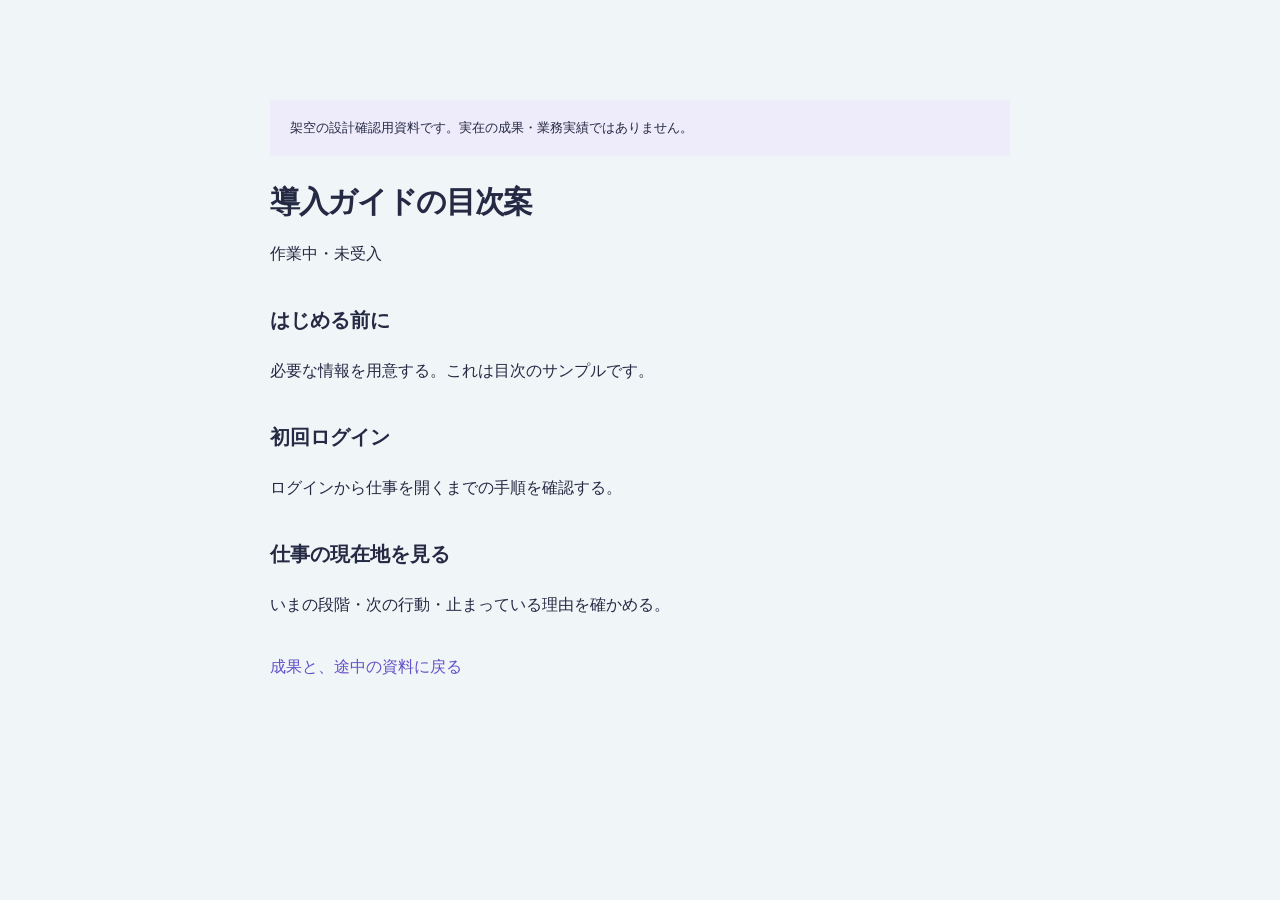
<file: samples/guide.html>
<!doctype html><html lang="ja"><meta charset="utf-8"><meta name="viewport" content="width=device-width,initial-scale=1"><title>導入ガイドの目次案 — 架空サンプル</title><link rel="stylesheet" href="/style.css"><body><main class="readable-sample"><p class="sample-warning">架空の設計確認用資料です。実在の成果・業務実績ではありません。</p><h1>導入ガイドの目次案</h1><p>作業中・未受入</p><h2>はじめる前に</h2><p>必要な情報を用意する。これは目次のサンプルです。</p><h2>初回ログイン</h2><p>ログインから仕事を開くまでの手順を確認する。</p><h2>仕事の現在地を見る</h2><p>いまの段階・次の行動・止まっている理由を確かめる。</p><a href="/#results">成果と、途中の資料に戻る</a></main></body></html>
</file>
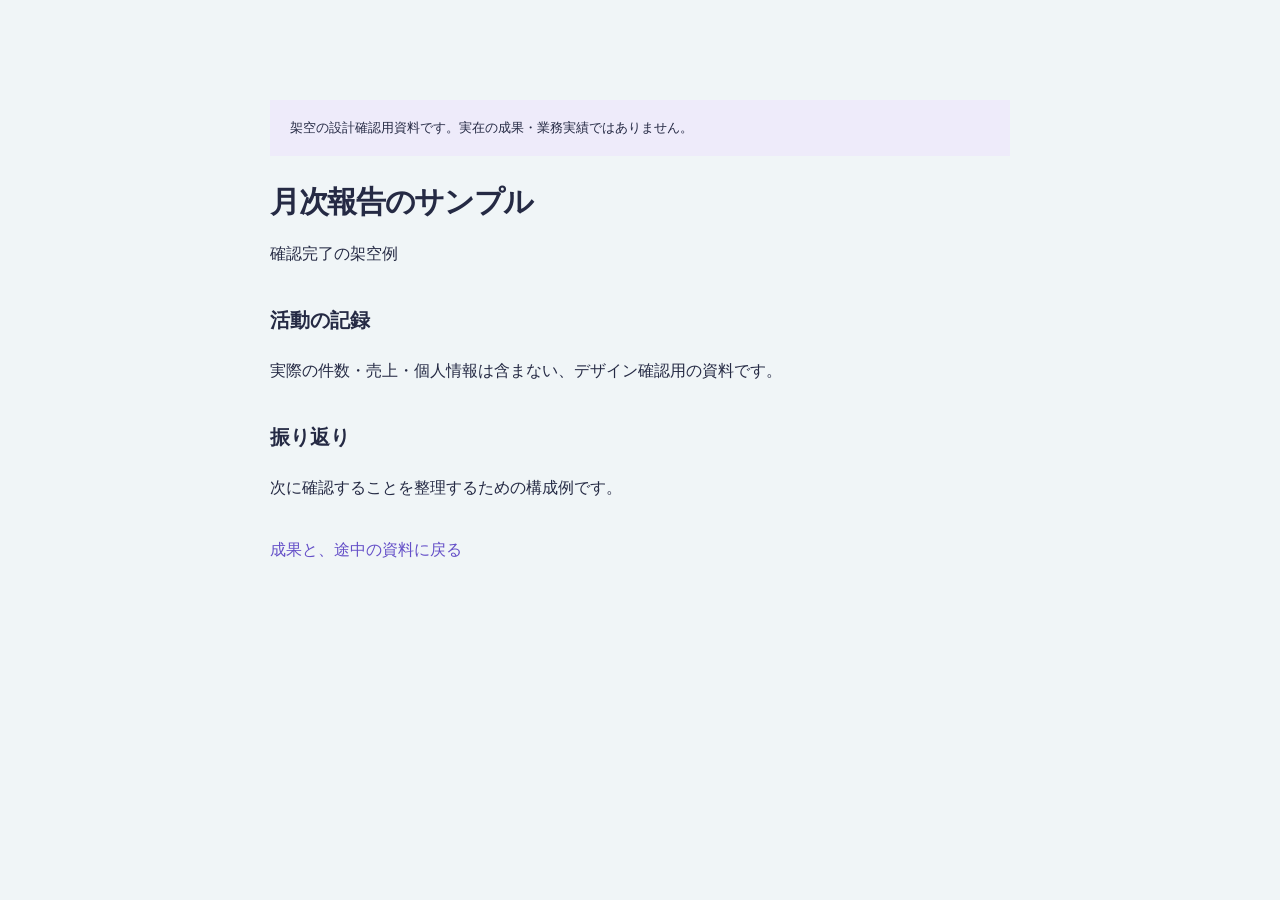
<file: samples/report.html>
<!doctype html><html lang="ja"><meta charset="utf-8"><meta name="viewport" content="width=device-width,initial-scale=1"><title>月次報告のサンプル — 架空サンプル</title><link rel="stylesheet" href="/style.css"><body><main class="readable-sample"><p class="sample-warning">架空の設計確認用資料です。実在の成果・業務実績ではありません。</p><h1>月次報告のサンプル</h1><p>確認完了の架空例</p><h2>活動の記録</h2><p>実際の件数・売上・個人情報は含まない、デザイン確認用の資料です。</p><h2>振り返り</h2><p>次に確認することを整理するための構成例です。</p><a href="/#results">成果と、途中の資料に戻る</a></main></body></html>
</file>
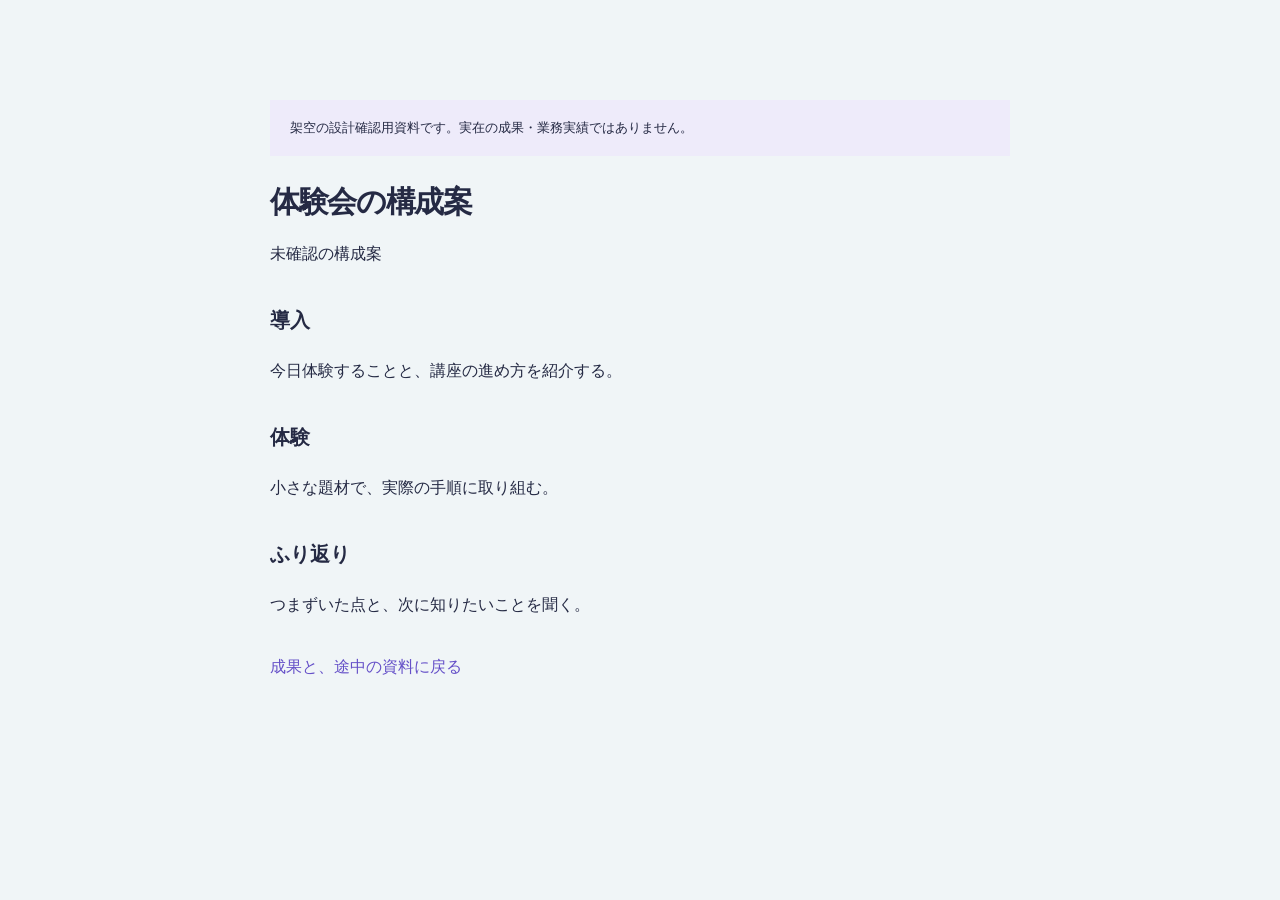
<file: samples/trial.html>
<!doctype html><html lang="ja"><meta charset="utf-8"><meta name="viewport" content="width=device-width,initial-scale=1"><title>体験会の構成案 — 架空サンプル</title><link rel="stylesheet" href="/style.css"><body><main class="readable-sample"><p class="sample-warning">架空の設計確認用資料です。実在の成果・業務実績ではありません。</p><h1>体験会の構成案</h1><p>未確認の構成案</p><h2>導入</h2><p>今日体験することと、講座の進め方を紹介する。</p><h2>体験</h2><p>小さな題材で、実際の手順に取り組む。</p><h2>ふり返り</h2><p>つまずいた点と、次に知りたいことを聞く。</p><a href="/#results">成果と、途中の資料に戻る</a></main></body></html>
</file>
<file: style.css>
@charset "UTF-8";
:root{--desk:#f0f5f7;--paper:#fff;--ink:#252a44;--muted:#647080;--line:#d9e1e6;--violet:#6550c8;--violet-dark:#4c37ab;--lilac:#eeebfa;--amber:#9a5d13;--teal:#26756e;--sans:"Hiragino Kaku Gothic ProN","Hiragino Sans","Yu Gothic",Meiryo,sans-serif;--radius:10px}
*{box-sizing:border-box}.sr-only{position:absolute;width:1px;height:1px;padding:0;margin:-1px;overflow:hidden;clip:rect(0,0,0,0);white-space:nowrap;border:0}html{scroll-behavior:smooth;scroll-padding-top:46px}body{margin:0;background:var(--desk);color:var(--ink);font-family:var(--sans);font-size:16px;line-height:1.8;-webkit-font-smoothing:antialiased}button,input,textarea{font:inherit}button,a,input,textarea{touch-action:manipulation}button,a{-webkit-tap-highlight-color:transparent}button{color:inherit;cursor:pointer}a{color:inherit;text-decoration:none}button{border:0;background:none}button:disabled{cursor:default;opacity:.45}h1,h2,h3,p{margin:0}h1,h2,h3{font-weight:600;overflow-wrap:anywhere}p,dd,li{overflow-wrap:anywhere}svg{width:22px;height:22px;fill:none;stroke:currentColor;stroke-width:1.7;stroke-linecap:round;stroke-linejoin:round;flex:none}button:focus-visible,a:focus-visible,input:focus-visible,textarea:focus-visible,summary:focus-visible{outline:3px solid var(--violet);outline-offset:4px}button:focus:not(:focus-visible){outline:none}[hidden]{display:none!important}.skip{position:fixed;left:12px;top:-90px;z-index:100;background:white;padding:12px}.skip:focus{top:8px}.prototype{position:sticky;top:0;z-index:30;height:29px;background:#e5eaf1;color:#485267;font-size:11px;display:flex;justify-content:center;align-items:center;gap:9px;letter-spacing:.03em}.prototype-dot{width:5px;height:5px;border-radius:50%;background:var(--violet)}.prototype-detail{padding-left:10px;border-left:1px solid #bac5d0}.masthead{min-height:98px;padding:0 4.4%;display:flex;align-items:center;justify-content:space-between;gap:30px;background:white;border-bottom:1px solid var(--line)}.brand{display:flex;align-items:center;gap:13px;line-height:1.2;font-family:var(--sans);font-size:24px;font-weight:700;letter-spacing:-1px}.brand-mark{width:40px;height:32px;color:var(--violet)}.brand-caption{display:block;margin-top:7px;color:var(--muted);font-size:10px;font-weight:400;letter-spacing:.15em}.main-nav{display:flex;align-self:stretch;gap:38px;align-items:stretch;margin-left:45px}.main-nav a{position:relative;display:flex;align-items:center;gap:8px;font-size:15px;white-space:nowrap;font-weight:500}.main-nav a[aria-current=page]{color:var(--violet)}.main-nav a[aria-current=page]:after{content:"";position:absolute;height:3px;background:var(--violet);bottom:0;left:0;right:0}.main-nav #nav-count:not(:empty){font-size:11px;background:var(--lilac);min-width:22px;height:22px;border-radius:6px;display:grid;place-items:center}.search-open{display:flex;align-items:center;gap:10px;min-height:44px;color:var(--muted);font-size:13px;margin-left:auto}.search-open svg{width:19px}.search-open kbd,kbd{font-family:inherit;font-size:11px;border:1px solid var(--line);padding:0 6px;border-radius:4px;background:white;color:var(--muted)}main{max-width:1440px;padding:40px 4.4% 70px;margin:0 auto;min-height:70vh}main:focus{outline:none}.page-heading{display:flex;justify-content:space-between;align-items:flex-end;gap:24px;margin-bottom:29px}h1{font-size:35px;letter-spacing:-.045em;line-height:1.4}.page-subtitle{font-size:13px;color:var(--muted);margin-top:9px}.heading-status{display:flex;gap:25px;font-size:13px;padding-bottom:4px;white-space:nowrap}.heading-status span{display:flex;gap:7px;align-items:center}.heading-status b{font-size:17px;font-weight:500}.status-dot{width:7px;height:7px;display:inline-block;border-radius:50%;background:var(--violet);margin-right:2px}.status-dot.active{background:var(--teal)}.status-dot.external{background:var(--amber)}.focus{background:var(--lilac);border-radius:4px 24px 24px 4px;display:grid;grid-template-columns:minmax(0,1.4fr) minmax(310px,1fr);position:relative;margin-bottom:44px;isolation:isolate}.focus-main{padding:25px 36px 28px;min-width:0}.focus-heading{display:flex;align-items:center;gap:9px;font-size:12px;color:var(--violet);font-weight:600;margin-bottom:15px}.focus-heading svg{width:21px;height:20px}.focus-question{font-size:27px;line-height:1.75;letter-spacing:-.02em;font-weight:600;max-width:690px;display:block;text-align:left}.focus-meta{display:flex;gap:20px;align-items:center;margin-top:20px;font-size:12px;color:#64647c}.focus-meta .work-name{color:var(--ink);font-size:13px;border-bottom:1px solid #b4a9db;padding-bottom:1px}.focus-proposal{margin-top:17px;max-width:660px;color:#53566e;font-size:14px;line-height:1.8}.focus-proposal span{color:var(--violet);font-size:11px;display:block;margin-bottom:2px}.handoff{background:var(--violet);color:white;padding:27px 32px 25px 38px;border-radius:0 24px 24px 0;position:relative;display:flex;flex-direction:column;justify-content:space-between;gap:22px}.handoff:before{content:"";position:absolute;top:34px;left:-10px;width:20px;height:20px;border-radius:50%;background:var(--lilac)}.handoff-label{display:flex;align-items:center;gap:12px;color:#e4dff8;font-size:12px}.handoff-label:after{content:"";border-top:1px dashed #aaa0e5;flex:1}.handoff h3{font-size:21px;font-weight:500;line-height:1.8;margin:9px 0 5px;max-width:310px}.handoff .next-owner{font-size:12px;color:#e2dcf6}.focus-action-row{display:flex;justify-content:space-between;align-items:center;gap:12px}.primary{background:var(--violet);color:white;min-height:48px;padding:11px 21px;border-radius:7px;display:inline-flex;gap:23px;justify-content:center;align-items:center;font-size:14px;font-weight:500;line-height:1.6}.primary:hover{background:var(--violet-dark)}.primary.light{background:white;color:var(--violet);font-size:13px;min-height:46px;padding:11px 17px;gap:12px}.primary.light:hover{background:var(--lilac)}.primary svg{width:18px}.pager{display:flex;align-items:center;gap:4px;font-size:11px;color:#e5dff8}.pager button{width:34px;height:44px;display:grid;place-items:center;color:white;border:1px solid #ffffff45;border-radius:5px}.pager button:hover{background:#ffffff15}.pager span{margin-right:8px;white-space:nowrap}.pager svg{width:15px}.section-head{display:flex;justify-content:space-between;align-items:center;gap:20px;margin-bottom:17px}.section-head h2{font-size:19px;font-weight:600;letter-spacing:-.02em}.section-head-left{display:flex;align-items:baseline;gap:14px}.section-note{font-size:11px;color:var(--muted)}.filters{display:flex;gap:4px}.filters button{font-size:12px;min-height:44px;padding:8px 13px;border-radius:5px;color:var(--muted)}.filters button[aria-pressed=true]{background:white;color:var(--ink);box-shadow:0 1px 2px #252a4410}.filters button:hover{color:var(--violet)}.flow-labels,.workline{display:grid;grid-template-columns:minmax(180px,1fr) minmax(140px,.88fr) minmax(170px,1fr) minmax(170px,1.04fr) 44px;column-gap:23px}.flow-labels{padding:0 22px 10px;color:var(--muted);font-size:10px;letter-spacing:.05em}.flow-labels span:first-child{font-size:11px}.flow-labels .now-label{color:var(--ink)}.worklines{border-top:1px solid #c5d0d9}.workline{background:white;padding:27px 22px 25px;border-bottom:1px solid var(--line);align-items:start;position:relative;min-height:144px}.workline:hover{background:#fcfdff}.work-title{min-width:0}.project-name{color:var(--muted);font-size:10px;margin-bottom:5px}.work-title h3{font-size:16px;line-height:1.7;font-weight:600;letter-spacing:-.02em}.work-title h3 a:hover{color:var(--violet)}.work-owner{font-size:11px;color:var(--muted);margin-top:9px}.journey-cell{font-size:13px;line-height:1.85;position:relative;padding-top:23px;min-width:0}.journey-cell:before{content:"";position:absolute;left:0;top:5px;width:7px;height:7px;background:#b1bec7;border-radius:50%;box-shadow:0 0 0 5px white;z-index:2}.journey-cell:after{content:"";position:absolute;top:8px;left:8px;right:-23px;border-top:1px solid #b1bec7}.journey-cell.done-cell{color:var(--muted)}.journey-cell.done-cell:before{background:#97aaa8}.journey-cell.now-cell{color:var(--ink);font-weight:500}.journey-cell.now-cell:before{background:var(--teal);box-shadow:0 0 0 4px #e8f3f1}.journey-cell.now-cell:after{border-top:1px dashed #c1cbd3}.workline[data-state=decision] .now-cell:before{background:var(--violet);box-shadow:0 0 0 4px var(--lilac)}.workline[data-state=external] .now-cell:before,.workline[data-state=blocked] .now-cell:before{background:var(--amber);box-shadow:0 0 0 4px #f9eedf}.journey-cell.next-cell:before{background:white;border:1px solid #c0ccd6;width:7px;height:7px}.journey-cell.next-cell:after{display:none}.journey-cell small{font-size:10px;display:block;color:var(--muted);margin-top:4px;font-weight:400}.journey-cell .mobile-label{display:none}.work-open{width:44px;height:44px;display:grid;place-items:center;align-self:center;border:1px solid var(--line);border-radius:50%;color:var(--muted)}.work-open:hover{color:var(--violet);border-color:var(--violet)}.work-open svg{width:18px}.flow-bottom{display:flex;justify-content:space-between;align-items:center;gap:20px;padding:19px 0;color:var(--muted);font-size:11px}.text-button{display:inline-flex;gap:10px;align-items:center;min-height:44px;font-size:12px;color:var(--violet)}.text-button svg{width:16px}.compact-empty{background:white;padding:25px 28px;font-size:14px;border-left:3px solid #b9cacb}.compact-empty p{font-size:12px;color:var(--muted);margin-top:6px}.view-top{display:flex;justify-content:space-between;align-items:center;gap:15px;margin-bottom:24px}.back{font-size:13px;display:inline-flex;gap:9px;align-items:center;min-height:44px;color:var(--muted)}.back svg{width:17px}.back:hover{color:var(--violet)}.detail-position{font-size:12px;color:var(--muted);display:flex;gap:16px;align-items:center}.detail-position a{min-height:44px;display:flex;align-items:center;color:var(--violet);gap:9px}.detail-position svg{width:15px}.decision-page{max-width:1110px;margin:0 auto}.detail-heading{margin-bottom:30px}.detail-kicker{font-size:12px;color:var(--violet);display:flex;gap:12px;align-items:center;margin-bottom:11px}.detail-kicker:before{content:"";width:20px;height:3px;background:var(--violet)}.detail-heading h1{font-size:34px;line-height:1.75;max-width:890px;letter-spacing:-.025em}.detail-work-meta{display:flex;flex-wrap:wrap;gap:8px 24px;font-size:12px;color:var(--muted);margin-top:17px}.detail-work-meta a{border-bottom:1px solid #bcb1e0;color:var(--violet)}.decision-body{display:grid;grid-template-columns:1.1fr 1fr;gap:0;background:white;border-radius:5px 20px 5px 5px;overflow:hidden}.recommendation{padding:33px 36px;background:var(--lilac)}.block-label{font-size:12px;color:var(--violet);font-weight:500;margin-bottom:14px}.recommendation h2{font-size:22px;line-height:1.9;font-weight:500}.not-decided{font-size:11px;color:#655a8e;margin-top:16px;display:flex;gap:7px;align-items:center}.not-decided:before{content:"";height:5px;width:5px;border-radius:50%;background:var(--violet)}.consequence{padding:32px 35px}.consequence h2{font-size:12px;color:var(--muted);font-weight:400;margin-bottom:10px}.consequence .impact-text{font-size:15px;line-height:1.9}.after-decision{margin-top:24px;border-top:1px solid var(--line);padding-top:20px}.after-decision .block-label{margin-bottom:9px}.after-decision p{font-size:16px;line-height:1.9}.after-decision small{font-size:11px;color:var(--muted);display:block;margin-top:5px}.answer-area{margin-top:35px;padding:28px 0;border-top:1px solid #c6d0d9}.answer-title{display:flex;justify-content:space-between;align-items:baseline;gap:16px;margin-bottom:14px}.answer-title h2{font-size:17px}.answer-title .text-button{font-size:11px;min-height:36px}.answer-area textarea{resize:vertical;width:100%;min-height:132px;max-height:450px;background:white;border:1px solid #c7d1da;padding:18px 20px;line-height:1.9;font-size:15px;color:var(--ink);border-radius:6px}.answer-actions{display:flex;align-items:center;justify-content:space-between;gap:20px;margin-top:14px}.answer-actions p{font-size:11px;color:var(--muted);max-width:460px}.secondary{min-height:44px;border:1px solid #c0cbd5;border-radius:6px;padding:9px 16px;font-size:13px;display:inline-flex;align-items:center;justify-content:center;gap:10px;background:white}.secondary:hover{border-color:var(--violet);color:var(--violet)}.decision-sources{border-top:1px solid var(--line);padding:18px 0;font-size:12px;color:var(--muted);display:flex;align-items:center;justify-content:space-between;gap:20px}.decision-sources .text-button{font-size:13px}.decision-sources p{font-size:11px}.decision-help{font-size:11px;color:var(--muted);padding:14px 0}.decision-help summary{cursor:pointer;min-height:44px;display:flex;align-items:center;gap:10px}.decision-help summary:before{content:"＋";font-size:14px}.decision-help[open] summary:before{content:"−"}.decision-help p{padding:0 0 12px 23px;max-width:700px;line-height:1.9}.queue-list{background:white;border-top:1px solid #c5d0d9;margin-top:28px}.queue-item{display:grid;grid-template-columns:1fr auto;gap:22px;align-items:center;padding:30px 30px;border-bottom:1px solid var(--line);min-height:150px}.queue-item .queue-question{display:block;font-size:23px;line-height:1.8;max-width:800px}.queue-item:hover{background:#faf9fe}.queue-item small{display:block;color:var(--muted);font-size:12px;margin-top:9px}.queue-item .work-open{margin-left:20px}.work-detail-page{max-width:1130px;margin:auto}.work-detail-head{display:flex;justify-content:space-between;gap:30px;align-items:flex-start;margin:10px 0 34px}.work-detail-head h1{font-size:35px;line-height:1.6}.work-detail-head .project-name{font-size:12px;margin-bottom:8px}.work-detail-status{display:flex;align-items:center;gap:10px;font-size:13px;min-height:44px;margin-top:9px}.detail-journey{display:grid;grid-template-columns:repeat(4,1fr);gap:22px;background:white;padding:30px 35px 28px;margin-bottom:29px;border-radius:4px}.stage{position:relative;padding-top:32px;font-size:14px;line-height:1.8}.stage:before{content:"";position:absolute;left:0;top:5px;width:11px;height:11px;border:1px solid #bdc9d2;background:white;border-radius:50%;z-index:2;box-shadow:0 0 0 5px white}.stage:after{content:"";position:absolute;left:10px;right:-22px;top:10px;border-top:1px dashed #c6d0d7}.stage:last-child:after{display:none}.stage[data-state=done]:before{background:var(--teal);border-color:var(--teal)}.stage[data-state=done]:after{border-style:solid;border-color:#a2b9b5}.stage[data-state=active]:before{background:var(--teal);border-color:var(--teal);box-shadow:0 0 0 5px #e7f3f0}.stage[data-state=blocked]:before{background:var(--violet);border-color:var(--violet);box-shadow:0 0 0 5px var(--lilac)}.stage small{display:block;font-size:10px;color:var(--muted);margin-top:5px}.work-current{display:grid;grid-template-columns:1fr 1fr;gap:36px;padding:26px 0 30px;border-bottom:1px solid #c9d3db}.work-current h2{font-size:12px;color:var(--muted);font-weight:400;margin-bottom:9px}.work-current p{font-size:21px;line-height:1.8}.work-current small{font-size:12px;color:var(--muted);display:block;margin-top:9px}.work-current .primary{margin-top:15px;font-size:13px}.tabs{display:flex;gap:28px;border-bottom:1px solid #c4cfd7;margin-top:28px}.tabs button{font-size:13px;min-height:50px;padding:8px 2px;position:relative;color:var(--muted)}.tabs button[aria-selected=true]{color:var(--violet)}.tabs button[aria-selected=true]:after{content:"";position:absolute;bottom:-1px;left:0;right:0;height:2px;background:var(--violet)}.tab-content{padding:28px 0;min-height:200px}.definition-list{margin:0;display:grid;grid-template-columns:1fr 1fr;gap:32px 40px}.definition-list dt{font-size:12px;color:var(--muted);margin-bottom:7px}.definition-list dd{margin:0;max-width:580px;line-height:1.95;font-size:15px}.artifact-list{background:white;border-top:1px solid var(--line)}.artifact-row{display:flex;align-items:center;gap:18px;padding:22px 25px;border-bottom:1px solid var(--line);min-height:90px}.artifact-row:hover{background:#faf9fe}.file-glyph{width:40px;height:48px;border:1px solid #b8afd8;border-radius:3px;display:grid;place-items:center;color:var(--violet);font-size:10px;line-height:1.3;letter-spacing:.02em}.artifact-name{font-size:15px;display:block}.artifact-meta{font-size:11px;color:var(--muted);margin-top:3px;display:block}.artifact-row>svg{margin-left:auto;width:18px;color:var(--violet)}.results-intro{font-size:13px;color:var(--muted);margin-top:12px}.history-list{list-style:none;padding:0;margin:0;max-width:800px}.history-list li{position:relative;padding:0 0 28px 30px;border-left:1px solid #ccd6de;margin-left:6px}.history-list li:before{content:"";position:absolute;left:-4px;top:11px;width:7px;height:7px;border-radius:50%;background:#a4b0bf}.history-list h3{font-size:15px}.history-list p{font-size:13px;color:var(--muted);margin-top:7px;line-height:1.9}.history-list li:last-child{border:0}.empty-panel,.error-state,.loading-state{max-width:800px;background:white;padding:40px 38px;border-radius:4px;border-top:3px solid var(--violet)}.empty-panel h2,.error-state h1{font-size:23px}.empty-panel p,.error-state p{margin-top:14px;font-size:14px;color:var(--muted);line-height:1.9}.empty-panel button,.error-state button{margin-top:23px}.loading-state{display:flex;align-items:center;gap:17px;font-size:14px;margin-top:15px}.loading-line{width:45px;height:3px;background:var(--lilac);position:relative}.loading-line:before{content:"";position:absolute;left:0;top:0;width:24px;height:3px;background:var(--violet);animation:load 1.3s ease-in-out infinite alternate}@keyframes load{to{transform:translateX(20px)}}.footer{border-top:1px solid var(--line);padding:23px 4.4% 30px;display:flex;justify-content:space-between;gap:20px;color:var(--muted);font-size:10px}.footer>span:first-child{letter-spacing:.05em}dialog{padding:26px 28px 18px;border:1px solid #d7d8e6;background:#fff;border-radius:12px;color:var(--ink);width:min(620px,calc(100% - 30px));max-height:80dvh;box-shadow:0 24px 100px #252a4426}dialog::backdrop{background:#252a444d;backdrop-filter:blur(3px)}.dialog-head{display:flex;justify-content:space-between;align-items:center;margin-bottom:20px}.dialog-head h2{font-size:19px}.icon-button{width:44px;height:44px;border-radius:50%;background:var(--desk);display:grid;place-items:center;font-size:25px;line-height:1}.search-box{display:flex;align-items:center;gap:12px;border-bottom:2px solid var(--violet);padding:0 0 10px;color:var(--violet)}.search-box input{width:100%;border:0;min-height:44px;outline:none;background:white;font-size:16px;color:var(--ink)}.search-box input:focus-visible{outline:none}.search-result{display:block;padding:18px 4px;border-bottom:1px solid var(--line);font-size:15px}.search-result:hover{color:var(--violet)}.search-result small{font-size:11px;color:var(--muted);display:block;margin-top:4px}.search-zero{font-size:14px;color:var(--muted);padding:30px 0}.dialog-foot{font-size:10px;color:var(--muted);margin-top:17px;line-height:1.7}.toast{position:fixed;bottom:28px;left:50%;transform:translateX(-50%);background:var(--ink);color:white;max-width:calc(100% - 30px);padding:13px 20px;z-index:60;border-radius:7px;font-size:13px;box-shadow:0 7px 30px #252a4430}.readable-sample{max-width:800px;margin:55px auto;padding:30px;line-height:2}.readable-sample h1{font-size:30px}.readable-sample h2{margin-top:30px;font-size:20px}.readable-sample p{margin-top:15px}.readable-sample .sample-warning{padding:15px 20px;background:var(--lilac);font-size:13px;margin-bottom:25px}.readable-sample a{display:inline-block;margin-top:30px;min-height:44px;color:var(--violet)}
@media(min-width:1600px){main{padding-left:60px;padding-right:60px}.masthead{padding-left:max(4.4%,calc((100vw - 1320px)/2));padding-right:max(4.4%,calc((100vw - 1320px)/2))}}
@media(max-width:1150px){.masthead{gap:20px;padding:0 4%}.main-nav{margin-left:10px;gap:25px}.search-open span,.search-open kbd{display:none}.brand{font-size:21px}.focus-main{padding-left:27px;padding-right:27px}.focus-question{font-size:24px}.handoff{padding-left:30px;padding-right:25px}.handoff h3{font-size:19px}.flow-labels,.workline{grid-template-columns:minmax(155px,.9fr) minmax(125px,.8fr) minmax(145px,1fr) minmax(145px,1fr) 38px;column-gap:16px}.journey-cell:after{right:-16px}.workline{padding-left:18px;padding-right:18px}.flow-labels{padding-left:18px;padding-right:18px}.work-title h3{font-size:14px}.journey-cell{font-size:12px}.work-open{width:38px;height:44px}.heading-status{gap:15px}.heading-status span{font-size:12px}.focus-action-row{flex-wrap:wrap}.pager{margin-left:auto}.section-note{display:none}}
@media(max-width:850px){.masthead{min-height:87px;gap:16px}.brand{font-size:19px;gap:9px}.brand-mark{width:32px}.brand-caption{font-size:8px}.main-nav{gap:22px;margin-left:0}.main-nav a{font-size:13px}.heading-status{font-size:11px;gap:14px}.heading-status b{font-size:14px}h1{font-size:30px}.focus{grid-template-columns:1.2fr 1fr}.focus-main{padding:23px}.focus-question{font-size:22px}.focus-proposal{font-size:12px}.focus-meta{gap:10px;font-size:10px;flex-wrap:wrap}.focus-meta .work-name{font-size:11px}.handoff{padding:25px}.handoff h3{font-size:18px}.primary.light{font-size:12px;padding-left:12px;padding-right:12px;gap:10px}.focus-action-row{gap:7px}.pager{width:100%;justify-content:flex-end}.workline{grid-template-columns:1fr 1.1fr 44px;gap:10px 24px;padding:23px}.work-title{grid-row:1/3}.journey-cell.done-cell{display:none}.journey-cell.now-cell{padding-top:0;grid-column:2;grid-row:1;padding-left:18px}.journey-cell.next-cell{padding-top:0;grid-column:2;grid-row:2;padding-left:18px;font-size:11px;color:var(--muted)}.journey-cell.now-cell:before{left:0;top:7px}.journey-cell.now-cell:after{left:3px;right:auto;top:15px;height:calc(100% + 7px);border-top:0;border-left:1px dashed #b4c6d0}.journey-cell.next-cell:before{left:0;top:7px}.work-open{grid-column:3;grid-row:1/3;width:44px}.flow-labels{grid-template-columns:1fr 1.1fr 44px;gap:24px;padding:0 23px 10px}.flow-labels span:nth-child(2),.flow-labels span:nth-child(4){display:none}.journey-cell .mobile-label{display:inline;color:var(--muted);font-size:10px;margin-right:7px}.detail-heading h1{font-size:29px}.recommendation{padding:26px}.consequence{padding:26px}.recommendation h2{font-size:20px}.definition-list{gap:25px}.page-heading{align-items:flex-start}.heading-status{padding-top:10px}.decision-body{grid-template-columns:1fr 1fr}}
@media(max-width:620px){html{scroll-padding-top:42px}.prototype{font-size:9px;height:27px;gap:7px;letter-spacing:0}.prototype-detail{padding-left:7px}.masthead{padding:15px 20px 0;display:grid;grid-template-columns:1fr 44px;gap:10px;min-height:115px}.brand{font-size:22px;gap:10px;align-self:center}.brand-mark{width:33px}.brand-caption{display:none}.main-nav{grid-column:1/3;grid-row:2;gap:29px;min-height:48px;align-self:stretch}.main-nav a{font-size:13px;gap:6px}.main-nav #nav-count:not(:empty){font-size:10px;min-width:19px;height:19px;border-radius:5px}.search-open{grid-column:2;grid-row:1;margin:0;min-width:44px;justify-content:center}.search-open svg{width:21px}main{padding:25px 20px 45px;min-height:65vh}.page-heading{margin-bottom:22px;display:block}.page-subtitle{font-size:11px;margin-top:7px}h1{font-size:29px;line-height:1.4;letter-spacing:-.04em}.heading-status{gap:19px;margin-top:13px;padding:0;font-size:11px}.heading-status span{font-size:11px;gap:5px}.heading-status b{font-size:14px}.status-dot{width:6px;height:6px}.focus{display:block;border-radius:4px 19px 19px 4px;margin-bottom:28px}.focus-main{padding:20px 22px 21px}.focus-heading{font-size:11px;margin-bottom:12px;gap:8px}.focus-heading svg{width:19px}.focus-question{font-size:23px;line-height:1.8;letter-spacing:-.025em}.focus-meta{margin-top:13px;gap:8px 16px;font-size:10px;line-height:1.8}.focus-meta .work-name{font-size:11px}.focus-proposal{font-size:12px;line-height:1.9;margin-top:14px}.focus-proposal span{font-size:10px}.handoff{padding:18px 22px 20px;border-radius:0 0 19px 4px;display:block}.handoff:before{width:16px;height:16px;left:auto;right:26px;top:-8px}.handoff-label{font-size:10px;gap:13px}.handoff h3{font-size:17px;line-height:1.7;margin:7px 0 3px;max-width:100%}.handoff .next-owner{font-size:10px}.focus-action-row{display:flex;flex-wrap:nowrap;margin-top:17px;justify-content:space-between;gap:8px}.primary.light{font-size:11px;min-height:44px;padding:9px 12px;gap:9px}.primary.light svg{width:16px}.pager{width:auto;font-size:10px;gap:3px}.pager span{margin-right:5px}.pager button{height:44px;width:30px}.pager svg{width:13px}.section-head{display:block;margin-bottom:10px}.section-head h2{font-size:17px}.section-head-left{gap:10px}.filters{margin-top:8px;gap:2px;justify-content:flex-start}.filters button{font-size:11px;padding:7px 11px;min-height:40px}.flow-labels{display:none}.workline{display:grid;grid-template-columns:1fr 44px;column-gap:12px;row-gap:0;padding:22px 17px 23px;min-height:0}.work-title{grid-row:auto;grid-column:1}.work-title h3{font-size:17px;line-height:1.7}.project-name{font-size:10px;margin-bottom:4px}.work-owner{font-size:10px;margin-top:5px}.work-open{grid-row:1;grid-column:2;align-self:center}.journey-cell.now-cell{grid-column:1/3;grid-row:2;padding-left:18px;margin:18px 0 0 3px;font-size:14px;line-height:1.9}.journey-cell.now-cell:before{top:10px}.journey-cell.now-cell:after{top:18px;height:calc(100% + 9px)}.journey-cell.next-cell{grid-column:1/3;grid-row:3;padding-left:18px;margin:13px 0 0 3px;font-size:12px;line-height:1.9}.journey-cell.next-cell:before{top:8px}.journey-cell small{font-size:10px;margin-top:2px}.journey-cell .mobile-label{font-size:10px;display:block;margin-bottom:3px}.flow-bottom{display:block;padding:13px 0;font-size:10px}.flow-bottom .text-button{font-size:11px}.view-top{margin-bottom:18px}.back{font-size:12px;gap:7px}.detail-position{font-size:10px;gap:10px}.detail-position a{font-size:10px;gap:4px}.detail-heading{margin-bottom:24px}.detail-kicker{font-size:10px;margin-bottom:10px;gap:9px}.detail-kicker:before{width:16px}.detail-heading h1{font-size:25px;line-height:1.85;letter-spacing:-.03em}.detail-work-meta{font-size:10px;margin-top:15px;gap:5px 16px;line-height:1.9}.decision-body{display:block;border-radius:4px 16px 4px 4px}.recommendation{padding:24px 24px}.block-label{font-size:11px;margin-bottom:11px}.recommendation h2{font-size:19px;line-height:1.95}.not-decided{font-size:10px;margin-top:13px}.consequence{padding:24px}.consequence h2{font-size:11px}.consequence .impact-text{font-size:14px;line-height:1.95}.after-decision{margin-top:20px;padding-top:18px}.after-decision p{font-size:15px;line-height:1.85}.after-decision small{font-size:10px}.answer-area{margin-top:28px;padding:22px 0}.answer-title{align-items:flex-start;gap:8px;margin-bottom:12px}.answer-title h2{font-size:15px}.answer-title .text-button{font-size:10px;min-height:30px;gap:5px;max-width:145px;line-height:1.7;text-align:right}.answer-area textarea{font-size:16px;line-height:1.9;padding:15px;min-height:155px}.answer-actions{display:block;margin-top:10px}.answer-actions p{font-size:10px}.answer-actions .secondary{margin-top:13px;font-size:12px;width:100%}.decision-sources{display:block;padding:13px 0}.decision-sources .text-button{font-size:12px}.decision-sources p{font-size:10px;line-height:1.9}.decision-help{font-size:10px}.decision-help p{padding-left:0}.queue-list{margin-top:20px}.queue-item{padding:23px 20px;gap:5px;min-height:0}.queue-item .queue-question{font-size:19px;line-height:1.9}.queue-item small{font-size:10px;line-height:1.9}.queue-item .work-open{margin-left:10px}.work-detail-head{display:block;margin:8px 0 23px}.work-detail-head h1{font-size:28px;line-height:1.75}.work-detail-head .project-name{font-size:11px}.work-detail-status{font-size:11px;margin-top:10px;min-height:30px}.detail-journey{grid-template-columns:1fr;gap:0;padding:26px 24px;margin-bottom:14px}.stage{padding:0 0 24px 30px;font-size:14px;line-height:1.7}.stage:last-child{padding-bottom:0}.stage:before{left:0;top:5px}.stage:after{top:16px;left:5px;right:auto;height:calc(100% - 4px);border-left:1px dashed #c6d0d7;border-top:0}.stage[data-state=done]:after{border-style:solid;border-color:#a2b9b5}.stage small{font-size:10px;margin-top:2px}.work-current{display:block;padding:20px 0}.work-current>div+div{margin-top:20px}.work-current h2{font-size:11px;margin-bottom:6px}.work-current p{font-size:19px;line-height:1.85}.work-current small{font-size:11px;margin-top:7px}.work-current .primary{min-height:44px;font-size:12px}.tabs{gap:25px;margin-top:20px}.tabs button{font-size:12px;min-height:47px}.definition-list{grid-template-columns:1fr;gap:22px}.definition-list dt{font-size:11px}.definition-list dd{font-size:14px;line-height:1.95}.tab-content{padding:23px 0}.artifact-row{padding:18px 18px;gap:13px}.artifact-name{font-size:13px;line-height:1.9}.artifact-meta{font-size:10px;line-height:1.8}.file-glyph{width:33px;height:42px;font-size:8px}.results-intro{font-size:12px;line-height:1.9}.history-list h3{font-size:14px}.history-list p{font-size:12px}.empty-panel,.error-state,.loading-state{padding:27px 23px}.empty-panel h2,.error-state h1{font-size:21px;line-height:1.8}.empty-panel p,.error-state p{font-size:13px}.loading-state{font-size:12px;gap:12px}.footer{padding:20px 20px;display:block;font-size:9px}.footer span{display:block}.footer span+span{margin-top:6px}dialog{padding:19px 20px 15px;max-height:85dvh}.dialog-head{margin-bottom:14px}.dialog-head h2{font-size:17px}.search-box{gap:8px}.search-box input{font-size:14px}.search-result{font-size:14px;line-height:1.8}.dialog-foot{font-size:9px}.toast{bottom:18px;font-size:12px;width:calc(100% - 35px);text-align:center}.readable-sample{margin:20px auto;padding:20px}.readable-sample h1{font-size:25px}}
@media(max-width:350px){.masthead{padding-left:16px;padding-right:16px}.main-nav{gap:22px}.main-nav a{font-size:12px}main{padding-left:16px;padding-right:16px}.focus-main{padding:18px}.focus-question{font-size:21px}.handoff{padding-left:18px;padding-right:18px}.focus-action-row{flex-wrap:wrap}.pager{margin-left:auto}.focus-proposal{font-size:11px}.heading-status{gap:12px}.filters button{padding-left:9px;padding-right:9px;font-size:10px}.detail-heading h1{font-size:23px}.answer-title{display:block}.answer-title .text-button{max-width:none;text-align:left;margin-top:5px}}
@media(prefers-reduced-motion:reduce){*,*:before,*:after{animation:none!important;transition:none!important;scroll-behavior:auto!important}}
</file>
